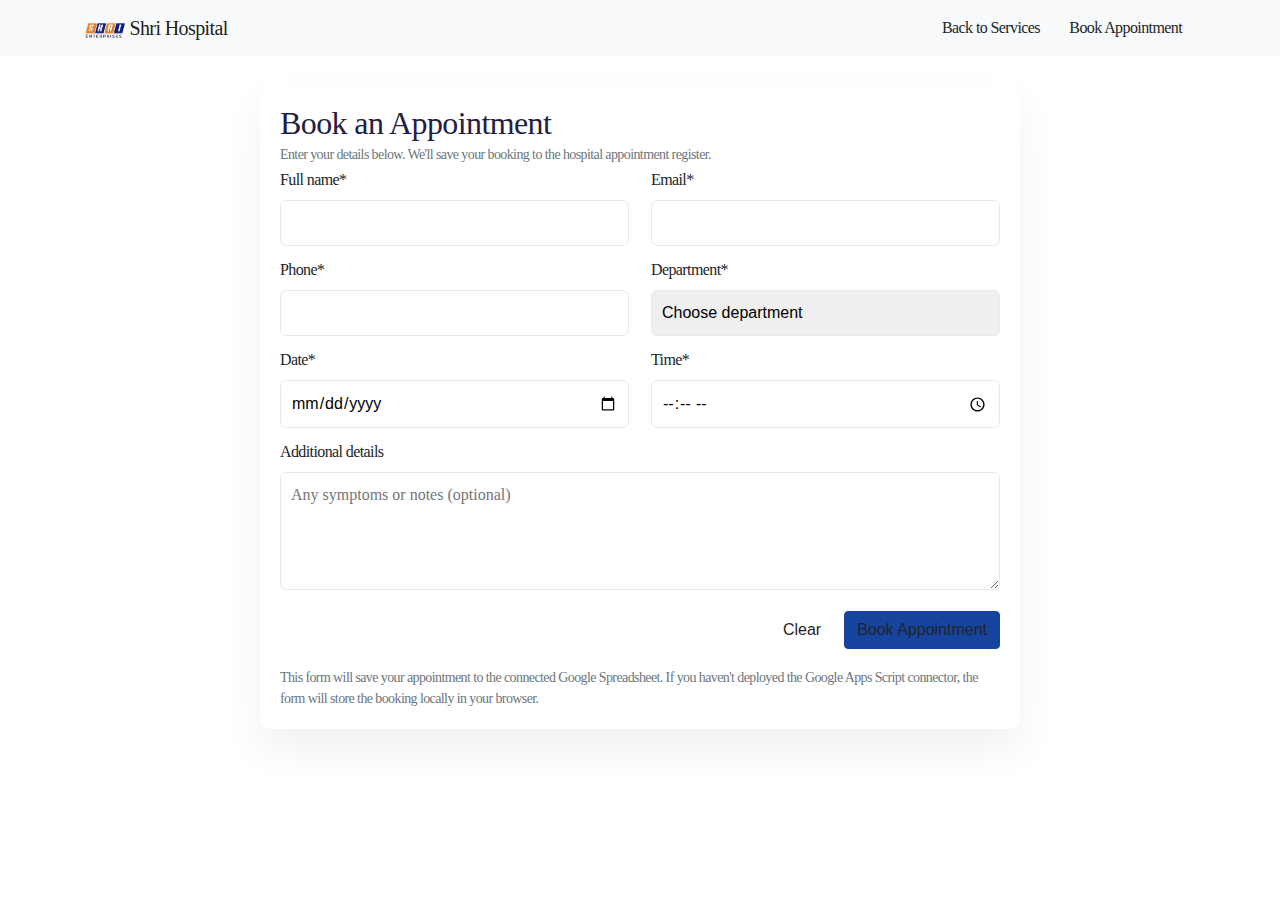
<file: appointment.html>
<!doctype html>
<html lang="en">
  <head>
    <meta charset="utf-8">
    <meta name="viewport" content="width=device-width, initial-scale=1">
    <title>Book Appointment - Shri Hospital</title>
    <link rel="stylesheet" href="assets/css/style-starter.css">
    <style>
      .container-small{max-width:760px;margin:28px auto;padding:20px;background:#fff;border-radius:10px;box-shadow:0 20px 40px rgba(0,0,0,0.06)}
      .input-sm{padding:10px;border-radius:6px;border:1px solid #e6eaef;width:100%}
      .form-row{display:flex;gap:12px}
      .form-row .col{flex:1}
      @media(max-width:600px){.form-row{flex-direction:column}}
      #appointToast{position:fixed;top:20px;right:20px;background:var(--primary,#007bff);color:#fff;padding:12px 16px;border-radius:8px;display:none;z-index:10000}
      .muted{color:#6c757d;font-size:14px}
    </style>
  </head>
  <body>

    <nav class="navbar navbar-light bg-light">
      <div class="container">
        <a class="navbar-brand" href="index.html"><img src="assets/images/award.png" width="40" alt="Shri Hospital"> Shri Hospital</a>
        <div>
          <a class="btn btn-outline" href="services.html">Back to Services</a>
          <a class="btn btn-outline" href="appointment.html">Book Appointment</a>
        </div>
      </div>
    </nav>

    <main class="container">
      <div class="container-small">
        <h2>Book an Appointment</h2>
        <p class="muted">Enter your details below. We'll save your booking to the hospital appointment register.</p>

        <form id="appointmentForm">
          <div class="form-row">
            <div class="col">
              <label for="name">Full name*</label>
              <input type="text" id="name" name="name" class="input-sm" required>
            </div>
            <div class="col">
              <label for="email">Email*</label>
              <input type="email" id="email" name="email" class="input-sm" required>
            </div>
          </div>

          <div style="height:12px"></div>

          <div class="form-row">
            <div class="col">
              <label for="phone">Phone*</label>
              <input type="tel" id="phone" name="phone" class="input-sm" required>
            </div>
            <div class="col">
              <label for="department">Department*</label>
              <select id="department" name="department" class="input-sm" required>
                <option value="">Choose department</option>
                <option>Cardiology</option>
                <option>Dentistry</option>
                <option>Orthopaedics</option>
                <option>General Surgery</option>
                <option>Urology</option>
              </select>
            </div>
          </div>

          <div style="height:12px"></div>

          <div class="form-row">
            <div class="col">
              <label for="date">Date*</label>
              <input type="date" id="date" name="date" class="input-sm" required>
            </div>
            <div class="col">
              <label for="time">Time*</label>
              <input type="time" id="time" name="time" class="input-sm" required>
            </div>
          </div>

          <div style="height:12px"></div>

          <div>
            <label for="message">Additional details</label>
            <textarea id="message" name="message" rows="4" class="input-sm" placeholder="Any symptoms or notes (optional)"></textarea>
          </div>

          <div style="height:14px"></div>

          <div style="display:flex;gap:10px;justify-content:flex-end">
            <button type="reset" class="btn btn-outline">Clear</button>
            <button type="submit" id="submitBtn" class="btn btn-primary">Book Appointment</button>
          </div>
        </form>

        <div style="height:18px"></div>
        <div class="muted">This form will save your appointment to the connected Google Spreadsheet. If you haven't deployed the Google Apps Script connector, the form will store the booking locally in your browser.</div>

      </div>
    </main>

    <div id="appointToast">Your appointment is booked successfully</div>

    <script>
    // Replace with your deployed Google Apps Script web app URL
    const WEB_APP_URL = 'https://script.google.com/macros/s/YOUR_DEPLOYED_WEB_APP_ID/exec';

    const form = document.getElementById('appointmentForm');
    const toast = document.getElementById('appointToast');

    function showToast(msg){ toast.textContent = msg || 'Your appointment is booked successfully'; toast.style.display = 'block'; toast.style.opacity = '1'; setTimeout(()=>{ toast.style.opacity='0'; setTimeout(()=>{ toast.style.display='none'; },400); },2500); }

    form.addEventListener('submit', function(e){
      e.preventDefault();
      const data = {
        name: document.getElementById('name').value.trim(),
        email: document.getElementById('email').value.trim(),
        phone: document.getElementById('phone').value.trim(),
        department: document.getElementById('department').value,
        date: document.getElementById('date').value,
        time: document.getElementById('time').value,
        message: document.getElementById('message').value.trim()
      };

      // Basic validation
      if(!data.name || !data.email || !data.phone || !data.department || !data.date || !data.time){
        alert('Please fill all required fields.');
        return;
      }

      // Try to send to Google Apps Script web app
      fetch(WEB_APP_URL, {
        method: 'POST',
        mode: 'cors',
        headers: { 'Content-Type': 'application/json' },
        body: JSON.stringify(data)
      }).then(res => res.json()).then(resJson => {
        // Always save locally so patients.html can display the booking for doctors
        try{ localFallbackSave(data); } catch(e){ console.warn('local save failed', e); }

        // trigger storage event for other tabs (some browsers do not fire it on same window)
        try{ localStorage.setItem('shri_appointments_last_update', new Date().toISOString()); }catch(e){}

        if(resJson && resJson.status === 'success'){
          showToast('Your appointment is booked successfully');
          form.reset();
          console.log('Saved to sheet', resJson);
        } else {
          // fallback (already saved locally)
          showToast('Saved locally — Apps Script did not return success');
        }
      }).catch(err => {
        // network or CORS error — fallback to local save
        console.warn('Could not post to web app', err);
        localFallbackSave(data);
        try{ localStorage.setItem('shri_appointments_last_update', new Date().toISOString()); }catch(e){}
        showToast('Saved locally (offline mode)');
      });
    });

    function localFallbackSave(data){
      try{
        const key = 'shri_appointments';
        const existing = JSON.parse(localStorage.getItem(key) || '[]');
        existing.push(Object.assign({savedAt:new Date().toISOString()}, data));
        localStorage.setItem(key, JSON.stringify(existing));
        console.log('Saved locally', data);
      }catch(e){ console.error('local save failed', e); }
    }
    </script>

  </body>
</html>
</file>
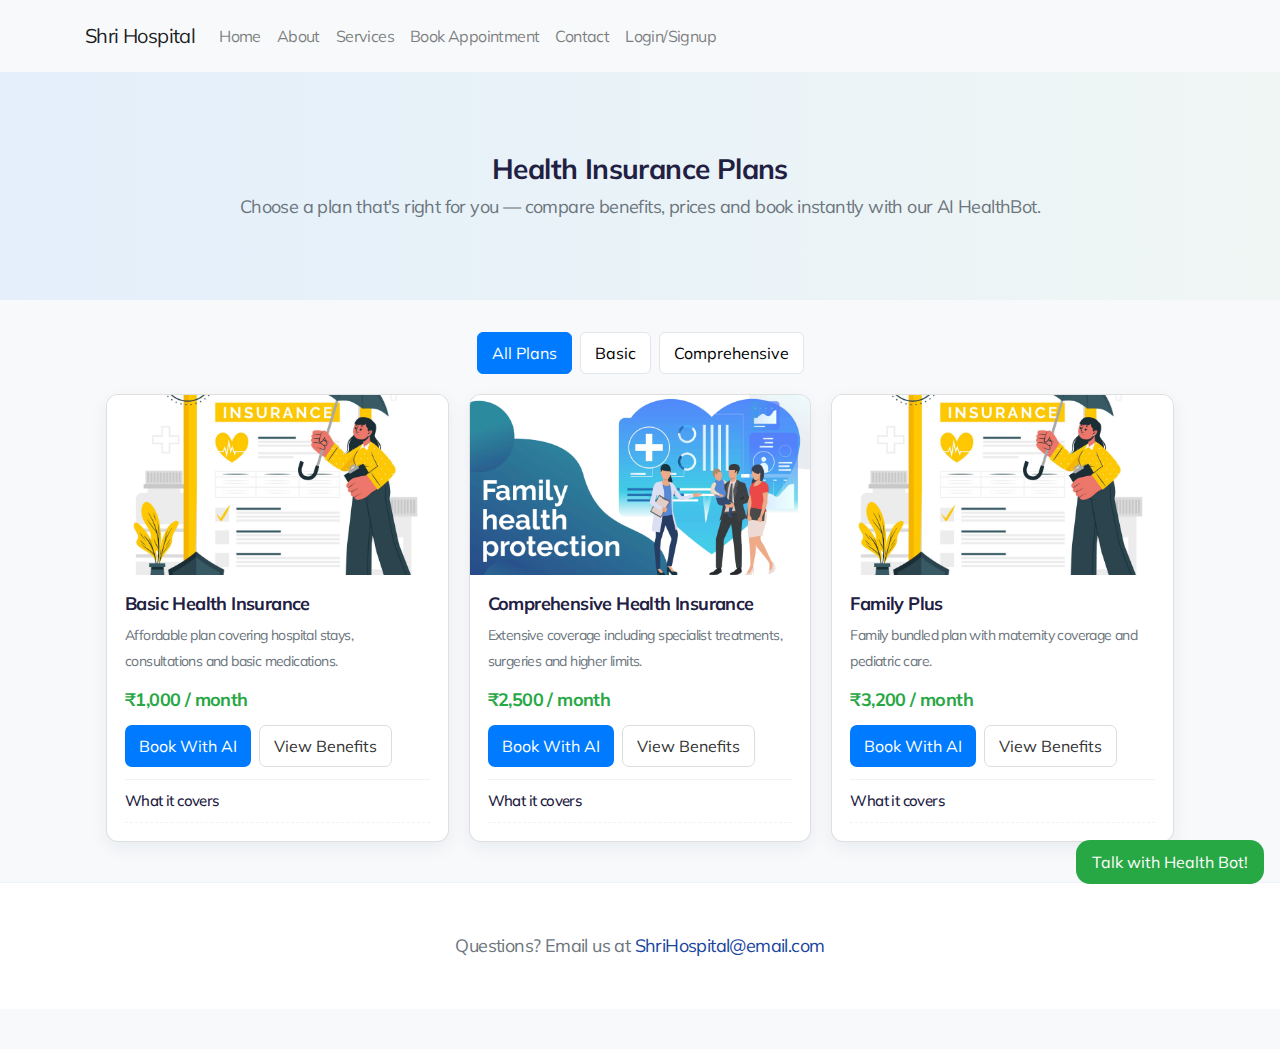
<file: healthinsurance.html>
<!DOCTYPE html>
<html lang="en">
<head>
    <meta charset="UTF-8">
    <meta name="viewport" content="width=device-width, initial-scale=1.0">
    <title>Shri Hospital - Health Insurance</title>
    <link href="https://fonts.googleapis.com/css?family=Muli:400,600,700&display=swap" rel="stylesheet">
    <link rel="stylesheet" href="assets/css/style-starter.css">
    <style>
        :root{
            --primary:#007bff;
            --accent:#28a745;
            --card-bg:#ffffff;
            --muted:#6c757d;
        }
        body{
            font-family: 'Muli', Arial, sans-serif;
            margin:0;
            padding:0;
            background:#f7f9fb;
            color:#222;
            -webkit-font-smoothing:antialiased;
        }
        .page-header{
            background:linear-gradient(90deg, rgba(0,123,255,0.08), rgba(40,167,69,0.04));
            padding:48px 16px;
            text-align:center;
        }
        .page-header h1{margin:0;font-size:28px;font-weight:700}
        .page-header p{margin:8px 0 0;color:var(--muted)}

        .container-narrow{max-width:1100px;margin:32px auto;padding:0 16px}

        .filters{display:flex;gap:8px;flex-wrap:wrap;justify-content:center;margin-bottom:20px}
        .filters button{border:1px solid #e2e6ea;background:#fff;padding:8px 14px;border-radius:6px;cursor:pointer}
        .filters button.active{background:var(--primary);color:#fff;border-color:var(--primary)}

        .insurance-grid{display:grid;grid-template-columns:repeat(3,1fr);gap:20px}
        .card{background:var(--card-bg);border-radius:12px;box-shadow:0 6px 18px rgba(21,35,50,0.06);overflow:hidden;transition:transform .22s,box-shadow .22s}
        .card:hover{transform:translateY(-6px);box-shadow:0 12px 30px rgba(21,35,50,0.10)}
        .card img{width:100%;height:180px;object-fit:cover}
        .card-body{padding:18px}
        .card-title{font-size:18px;font-weight:700;margin:0 0 8px}
        .card-desc{color:var(--muted);font-size:14px;margin-bottom:12px}
        .price{font-weight:700;color:var(--accent);font-size:18px;margin-bottom:12px}

        .cta-row{display:flex;gap:8px;flex-wrap:wrap}
        .btn{display:inline-block;padding:8px 14px;border-radius:7px;text-decoration:none;border:0;cursor:pointer}
        .btn-primary{background:var(--primary);color:#fff}
        .btn-outline{background:transparent;border:1px solid #ddd;color:#333}

        .accordion{border-top:1px solid #f1f3f5;margin-top:12px}
        .accordion-item{padding:12px 0;border-bottom:1px dashed #f1f3f5}
        .accordion-item h4{cursor:pointer;margin:0;font-size:15px}
        .accordion-content{max-height:0;overflow:hidden;transition:max-height .28s ease;padding-right:8px}
        .accordion-content.open{max-height:500px;padding-top:8px}

        /* Responsive */
        @media (max-width:1000px){.insurance-grid{grid-template-columns:repeat(2,1fr)}}
        @media (max-width:640px){
            .insurance-grid{grid-template-columns:1fr}
            .page-header{padding:28px 12px}
        }

        /* Modal for HealthBot booking */
        .modal-overlay{position:fixed;inset:0;background:rgba(0,0,0,0.5);display:none;align-items:center;justify-content:center;z-index:1200}
        .modal{background:#fff;width:95%;max-width:420px;border-radius:10px;overflow:hidden}
        .modal .modal-header{display:flex;justify-content:space-between;align-items:center;padding:10px 14px;border-bottom:1px solid #eee}
        .modal .modal-body{height:520px}
        .modal iframe{width:100%;height:100%;border:0}

        /* Floating chat bot button (keeps consistent look) */
        .chat-bot-button{position:fixed;bottom:16px;right:16px;background:var(--accent);color:#fff;border:none;padding:10px 16px;border-radius:14px;cursor:pointer;z-index:1300}
    </style>
</head>
<body>

<!-- Floating Chat Bot Button -->
<button class="chat-bot-button" id="openHealthBot">Talk with Health Bot!</button>

<!-- HealthBot Modal -->
<div id="botModal" class="modal-overlay" aria-hidden="true">
    <div class="modal" role="dialog" aria-modal="true" aria-labelledby="botTitle">
        <div class="modal-header">
            <h3 id="botTitle" style="margin:0;font-size:16px">Shri Hospital HealthBot</h3>
            <button id="closeBot" aria-label="Close" style="background:none;border:0;font-size:18px;cursor:pointer">&times;</button>
        </div>
        <div class="modal-body">
            <iframe src="https://healthcare-bot-4zh3cgtuvfxc6.azurewebsites.net/" allow="microphone; camera;"></iframe>
        </div>
    </div>
</div>

<nav class="navbar navbar-expand-md navbar-light py-3">
  <div class="container">
    <a class="navbar-brand" href="index.html">Shri Hospital</a>
    <button class="navbar-toggler" type="button" data-toggle="collapse" data-target="#navbarSupportedContent">
    </button>
    <div class="collapse navbar-collapse" id="navbarSupportedContent">
      <ul class="navbar-nav">
        <li class="nav-item"><a class="nav-link" href="index.html">Home</a></li>
        <li class="nav-item"><a class="nav-link" href="about.html">About</a></li>
        <li class="nav-item"><a class="nav-link" href="services.html">Services</a></li>
        <li class="nav-item"><a class="nav-link" href="appointment.html">Book Appointment</a></li>
        <li class="nav-item"><a class="nav-link" href="contact.html">Contact</a></li>
        <li class="nav-item"><a class="nav-link" href="login.html">Login/Signup</a></li>
      </ul>
    </div>
  </div>
</nav>

<section class="page-header">
    <div class="container-narrow">
        <h1>Health Insurance Plans</h1>
        <p>Choose a plan that's right for you — compare benefits, prices and book instantly with our AI HealthBot.</p>
    </div>
</section>

<main class="container-narrow">
    <div class="filters" role="tablist" aria-label="Filter insurance plans">
        <button class="filter-btn active" data-filter="all">All Plans</button>
        <button class="filter-btn" data-filter="basic">Basic</button>
        <button class="filter-btn" data-filter="comprehensive">Comprehensive</button>
    </div>

    <div class="insurance-grid" id="plansGrid">
        <div class="card" data-type="basic">
            <img src="assets/images/healthinsurancebasic.jpg" alt="Basic Health Insurance">
            <div class="card-body">
                <h3 class="card-title">Basic Health Insurance</h3>
                <p class="card-desc">Affordable plan covering hospital stays, consultations and basic medications.</p>
                <div class="price">₹1,000 / month</div>
                <div class="cta-row">
                    <button class="btn btn-primary book-btn">Book With AI</button>
                    <button class="btn btn-outline details-btn">View Benefits</button>
                </div>
                <div class="accordion">
                    <div class="accordion-item">
                        <h4 class="accordion-toggle">What it covers</h4>
                        <div class="accordion-content">
                            <ul>
                                <li>Hospitalization expenses</li>
                                <li>Doctor consultations</li>
                                <li>Basic diagnostic tests</li>
                            </ul>
                        </div>
                    </div>
                </div>
            </div>
        </div>

        <div class="card" data-type="comprehensive">
            <img src="assets/images/comprehensive.jpg" alt="Comprehensive Health Insurance">
            <div class="card-body">
                <h3 class="card-title">Comprehensive Health Insurance</h3>
                <p class="card-desc">Extensive coverage including specialist treatments, surgeries and higher limits.</p>
                <div class="price">₹2,500 / month</div>
                <div class="cta-row">
                    <button class="btn btn-primary book-btn">Book With AI</button>
                    <button class="btn btn-outline details-btn">View Benefits</button>
                </div>
                <div class="accordion">
                    <div class="accordion-item">
                        <h4 class="accordion-toggle">What it covers</h4>
                        <div class="accordion-content">
                            <ul>
                                <li>Specialist consultations & surgeries</li>
                                <li>Advanced diagnostics</li>
                                <li>Higher room and procedure limits</li>
                            </ul>
                        </div>
                    </div>
                </div>
            </div>
        </div>

        <div class="card" data-type="comprehensive">
            <img src="assets/images/healthinsurancebasic.jpg" alt="Family Plan">
            <div class="card-body">
                <h3 class="card-title">Family Plus</h3>
                <p class="card-desc">Family bundled plan with maternity coverage and pediatric care.</p>
                <div class="price">₹3,200 / month</div>
                <div class="cta-row">
                    <button class="btn btn-primary book-btn">Book With AI</button>
                    <button class="btn btn-outline details-btn">View Benefits</button>
                </div>
                <div class="accordion">
                    <div class="accordion-item">
                        <h4 class="accordion-toggle">What it covers</h4>
                        <div class="accordion-content">
                            <ul>
                                <li>Maternity & newborn care</li>
                                <li>Pediatric consultations</li>
                                <li>Family bundled discounts</li>
                            </ul>
                        </div>
                    </div>
                </div>
            </div>
        </div>

    </div>

</main>

<footer style="margin:40px 0;padding:18px 16px;background:#fff;border-top:1px solid #eef2f5;text-align:center">
    <div class="container-narrow">
        <p style="margin:0;color:var(--muted)">Questions? Email us at <a href="mailto:ShriHospital@email.com">ShriHospital@email.com</a></p>
    </div>
</footer>

<script>
    // Filter buttons
    document.querySelectorAll('.filter-btn').forEach(function(btn){
        btn.addEventListener('click', function(){
            document.querySelectorAll('.filter-btn').forEach(b=>b.classList.remove('active'));
            btn.classList.add('active');
            const filter = btn.getAttribute('data-filter');
            document.querySelectorAll('#plansGrid .card').forEach(function(card){
                if(filter==='all' || card.getAttribute('data-type')===filter){
                    card.style.display='block';
                } else { card.style.display='none'; }
            });
        });
    });

    // Accordion details toggle
    document.querySelectorAll('.accordion-toggle').forEach(function(t){
        t.addEventListener('click', function(){
            const content = t.nextElementSibling;
            const open = content.classList.toggle('open');
            if(open){ content.style.maxHeight = content.scrollHeight + 'px'; }
            else { content.style.maxHeight = null; }
        });
    });

    // HealthBot modal handling
    const modal = document.getElementById('botModal');
    const openBtns = document.querySelectorAll('.book-btn');
    const openHealthBot = document.getElementById('openHealthBot');
    const closeBot = document.getElementById('closeBot');

    function showBot(){ modal.style.display='flex'; modal.setAttribute('aria-hidden','false'); }
    function hideBot(){ modal.style.display='none'; modal.setAttribute('aria-hidden','true'); }

    openBtns.forEach(b=>b.addEventListener('click', function(){ showBot(); }));
    openHealthBot.addEventListener('click', showBot);
    closeBot.addEventListener('click', hideBot);
    modal.addEventListener('click', function(e){ if(e.target===modal) hideBot(); });

    // Ensure accordion content heights are reset on window resize
    window.addEventListener('resize', function(){
        document.querySelectorAll('.accordion-content.open').forEach(function(c){ c.style.maxHeight = c.scrollHeight + 'px'; });
    });
</script>

</body>
</html>
</file>
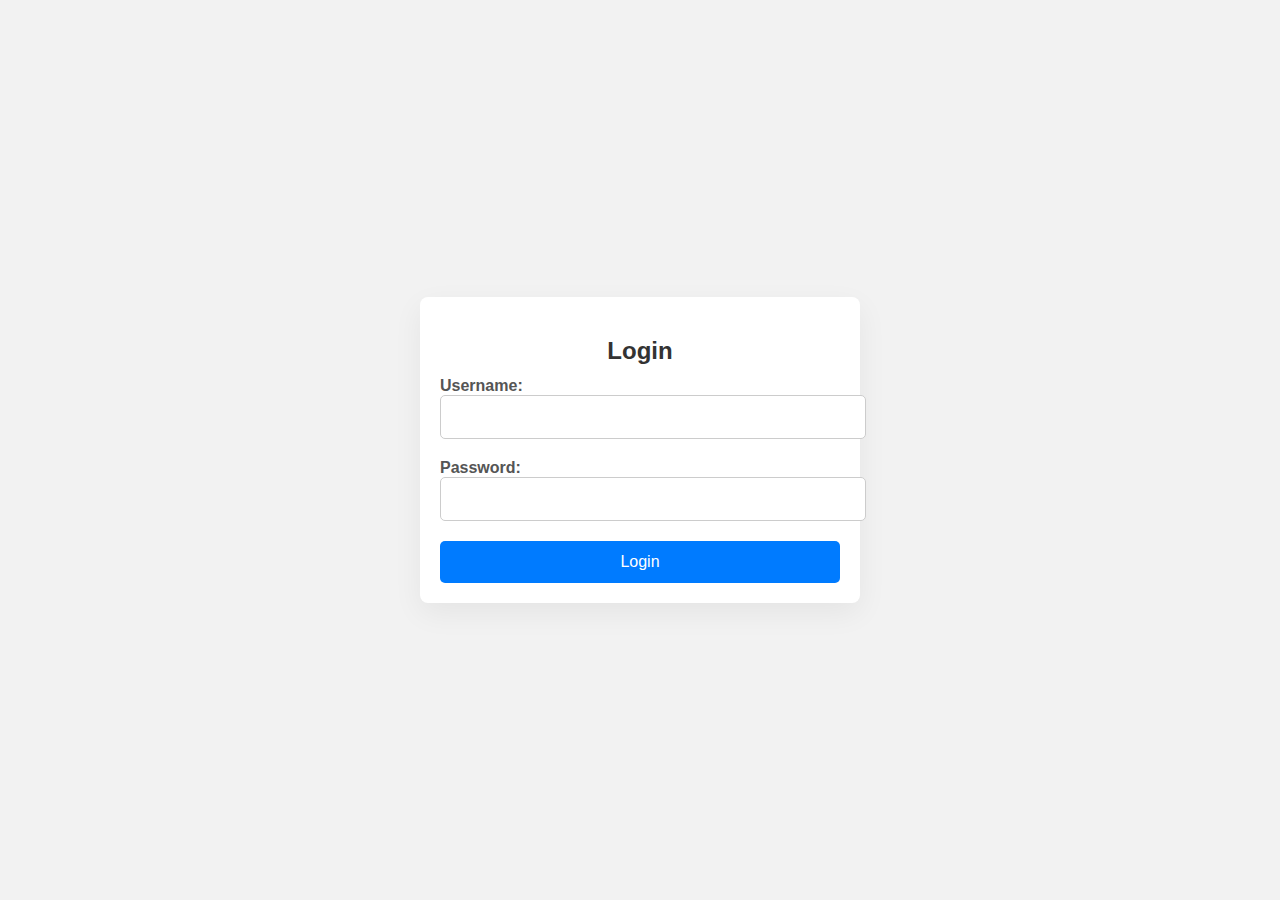
<file: login.html>
<!DOCTYPE html>
<html lang="en">
<head>
    <meta charset="UTF-8">
    <meta name="viewport" content="width=device-width, initial-scale=1.0">
    <title>Login Page</title>
    <link rel="stylesheet" href="assets/css/login.css">
</head>
<body>
    <div class="container" style="max-width:420px;margin:40px auto;padding:20px;background:#fff;border-radius:8px;box-shadow:0 10px 30px rgba(0,0,0,0.06)">
        <h2 style="text-align:center;margin-bottom:12px">Login</h2>
        <form id="loginForm">
            <div class="form-group">
                <label for="username">Username:</label>
                <input type="text" id="username" name="username" class="form-control" required>
            </div>
            <div class="form-group">
                <label for="password">Password:</label>
                <input type="password" id="password" name="password" class="form-control" required>
            </div>
            <button type="submit" class="btn btn-primary" style="width:100%;">Login</button>
        </form>
    </div>
    <script>
      document.getElementById('loginForm').addEventListener('submit', function(e){
        e.preventDefault();
        var user = document.getElementById('username').value.trim();
        var pass = document.getElementById('password').value.trim();
        if(!user || !pass){
          alert('Please enter username and password');
          return;
        }
        // Demo login: set logged-in flag then redirect to dashboard
        try{ localStorage.setItem('shri_logged_in', 'true'); }catch(e){}
        window.location.href = 'dashboard.html';
      });
    </script>
</body>
</html>
</file>
<file: assets/css/style-starter.css>
@charset "UTF-8";


:root {
  --blue: #007bff;
  --indigo: #6610f2;
  --purple: #6f42c1;
  --pink: #e83e8c;
  --red: #dc3545;
  --orange: #fd7e14;
  --yellow: #ffc107;
  --green: #28a745;
  --teal: #20c997;
  --cyan: #17a2b8;
  --white: 45deg, #ff7e5f, #feb47b, #ffea00, #8be48e, #1cd8d2;
  --gray: #6c757d;
  --gray-dark: #343a40;
  --primary: #17449e;
  --secondary: 45deg, #ff7e5f, #feb47b, #ffea00, #8be48e, #1cd8d2;
  --success: #28a745;
  --info: #17a2b8;
  --warning: #ffc107;
  --danger: #dc3545;
  --light: #f8f9fa;
  --dark: #343a40;
  --breakpoint-xs: 0;
  --breakpoint-sm: 576px;
  --breakpoint-md: 768px;
  --breakpoint-lg: 992px;
  --breakpoint-xl: 1200px;
  --font-family-sans-serif: -apple-system, BlinkMacSystemFont, "Segoe UI", Roboto, "Helvetica Neue", Arial, "Noto Sans", sans-serif, "Apple Color Emoji", "Segoe UI Emoji", "Segoe UI Symbol", "Noto Color Emoji";
  --font-family-monospace: SFMono-Regular, Menlo, Monaco, Consolas, "Liberation Mono", "Courier New", monospace; }

*,
*::before,
*::after {
  box-sizing: border-box; }

html {
  font-family: sans-serif;
  line-height: 1.15;
  -webkit-text-size-adjust: 100%;
  -webkit-tap-highlight-color: rgba(0, 0, 0, 0); }
/* Resetting default styles */
* {
    margin: 0;
    padding: 0;
    box-sizing: border-box;
}

/* Global styles */
body {
    font-family: Arial, sans-serif;
    line-height: 1.6;
    animation: gradientBackground 15s ease infinite;
}

/* Animation for background gradient */
@keyframes gradientBackground {
    0% {
        background-color: #ff7e5f; /* Reddish color */
    }
    25% {
        background-color: #feb47b; /* Orange color */
    }
    50% {
        background-color: #ffea00; /* Yellow color */
    }
    75% {
        background-color: #8be48e; /* Green color */
    }
    100% {
        background-color: #1cd8d2; /* Blue color */
    }
}

/* Header styles */
.header {
    height: 20px;
    width: 100%;
    background-color: rgba(255, 255, 255, 0.9);
    box-shadow: 0px 2px 4px rgba(0, 0, 0, 0.1);
    padding: 20px;
}

.logo {
	   height: 20px;
    font-size: 24px;
    font-weight: bold;
    color: #333;
    text-decoration: none;
}

.nav-menu {
	   height: 20px;
    list-style: none;
    margin: 0;
    padding: 0;
}

.nav-menu li {
	   height: 20px;
    display: inline-block;
    margin-right: 20px;
}

.nav-menu li:last-child {
	   height: 20px;
    margin-right: 0;
}

.nav-menu li a {
	   height: 20px;
    text-decoration: none;
    color: #333;
    font-weight: bold;
    padding: 10px 20px;
    border-radius: 5px;
    transition: background-color 0.3s ease;
}

.nav-menu li a:hover {
    background-color: #f1f1f1;
}

/* Main content styles */
.main-content {
    padding: 20px;
}

h1, h2, h3, h4, h5, h6 {
    color: #333;
    margin-bottom: 10px;
}

p {
    color: #666;
    margin-bottom: 15px;
}

/* Footer styles */
.footer {
    background-color: #333;
    color: 45deg, #ff7e5f, #feb47b, #ffea00, #8be48e, #1cd8d2;
    padding: 10px;
    text-align: center;
}

.footer p {
    margin-bottom: 10px;
}

.footer a {
    color: 45deg, #ff7e5f, #feb47b, #ffea00, #8be48e, #1cd8d2;
    text-decoration: none;
}

.footer a:hover {
    text-decoration: underline;
}

/* Responsive styles */
@media screen and (max-width: 768px) {
    .header {
        flex-direction: column;
        align-items: flex-start;
    }

    .nav-menu li {
        display: block;
        margin: 10px 0;
    }

    .nav-menu li:last-child {
        margin-bottom: 0;
    }
}

article, aside, figcaption, figure, footer, header, hgroup, main, nav, section {
  display: block; }

body {
  margin: 0;
  font-family: -apple-system, BlinkMacSystemFont, "Segoe UI", Roboto, "Helvetica Neue", Arial, "Noto Sans", sans-serif, "Apple Color Emoji", "Segoe UI Emoji", "Segoe UI Symbol", "Noto Color Emoji";
  font-size: 1rem;
  font-weight: 400;
  line-height: 1.5;
  color: #212529;
  text-align: left;
  background-color: 45deg, #ff7e5f, #feb47b, #ffea00, #8be48e, #1cd8d2; }

[tabindex="-1"]:focus:not(:focus-visible) {
  outline: 0 !important; }

hr {
  box-sizing: content-box;
  height: 0;
  overflow: visible; }

h1, h2, h3, h4, h5, h6 {
  margin-top: 0;
  margin-bottom: 0.5rem; }

p {
  margin-top: 0;
  margin-bottom: 1rem; }

abbr[title],
abbr[data-original-title] {
  text-decoration: underline;
  -webkit-text-decoration: underline dotted;
          text-decoration: underline dotted;
  cursor: help;
  border-bottom: 0;
  -webkit-text-decoration-skip-ink: none;
          text-decoration-skip-ink: none; }

address {
  margin-bottom: 1rem;
  font-style: normal;
  line-height: inherit; }

ol,
ul,
dl {
  margin-top: 0;
  margin-bottom: 1rem; }

ol ol,
ul ul,
ol ul,
ul ol {
  margin-bottom: 0; }

dt {
  font-weight: 700; }

dd {
  margin-bottom: .5rem;
  margin-left: 0; }

blockquote {
  margin: 0 0 1rem; }

b,
strong {
  font-weight: bolder; }

small {
  font-size: 80%; }

sub,
sup {
  position: relative;
  font-size: 75%;
  line-height: 0;
  vertical-align: baseline; }

sub {
  bottom: -.25em; }

sup {
  top: -.5em; }

a {
  color: #17449e;
  text-decoration: none;
  background-color: transparent; }
  a:hover {
    color: #0d275b;
    text-decoration: underline; }

a:not([href]) {
  color: inherit;
  text-decoration: none; }
  a:not([href]):hover {
    color: inherit;
    text-decoration: none; }

pre,
code,
kbd,
samp {
  font-family: SFMono-Regular, Menlo, Monaco, Consolas, "Liberation Mono", "Courier New", monospace;
  font-size: 1em; }

pre {
  margin-top: 0;
  margin-bottom: 1rem;
  overflow: auto; }

figure {
  margin: 0 0 1rem; }

img {
  vertical-align: middle;
  border-style: none; }

svg {
  overflow: hidden;
  vertical-align: middle; }

table {
  border-collapse: collapse; }

caption {
  padding-top: 0.75rem;
  padding-bottom: 0.75rem;
  color: #6c757d;
  text-align: left;
  caption-side: bottom; }

th {
  text-align: inherit; }

label {
  display: inline-block;
  margin-bottom: 0.5rem; }

button {
  border-radius: 0; }

button:focus {
  outline: 1px dotted;
  outline: 5px auto -webkit-focus-ring-color; }

input,
button,
select,
optgroup,
textarea {
  margin: 0;
  font-family: inherit;
  font-size: inherit;
  line-height: inherit; }

button,
input {
  overflow: visible; }

button,
select {
  text-transform: none; }

select {
  word-wrap: normal; }

button,
[type="button"],
[type="reset"],
[type="submit"] {
  -webkit-appearance: button; }

button:not(:disabled),
[type="button"]:not(:disabled),
[type="reset"]:not(:disabled),
[type="submit"]:not(:disabled) {
  cursor: pointer; }

button::-moz-focus-inner,
[type="button"]::-moz-focus-inner,
[type="reset"]::-moz-focus-inner,
[type="submit"]::-moz-focus-inner {
  padding: 0;
  border-style: none; }

input[type="radio"],
input[type="checkbox"] {
  box-sizing: border-box;
  padding: 0; }

input[type="date"],
input[type="time"],
input[type="datetime-local"],
input[type="month"] {
  -webkit-appearance: listbox; }

textarea {
  overflow: auto;
  resize: vertical; }

fieldset {
  min-width: 0;
  padding: 0;
  margin: 0;
  border: 0; }

legend {
  display: block;
  width: 100%;
  max-width: 100%;
  padding: 0;
  margin-bottom: .5rem;
  font-size: 1.5rem;
  line-height: inherit;
  color: inherit;
  white-space: normal; }
  @media (max-width: 1200px) {
    legend {
      font-size: calc(1.275rem + 0.3vw) ; } }

progress {
  vertical-align: baseline; }

[type="number"]::-webkit-inner-spin-button,
[type="number"]::-webkit-outer-spin-button {
  height: auto; }

[type="search"] {
  outline-offset: -2px;
  -webkit-appearance: none; }

[type="search"]::-webkit-search-decoration {
  -webkit-appearance: none; }

::-webkit-file-upload-button {
  font: inherit;
  -webkit-appearance: button; }

output {
  display: inline-block; }

summary {
  display: list-item;
  cursor: pointer; }

template {
  display: none; }

[hidden] {
  display: none !important; }

h1, h2, h3, h4, h5, h6,
.h1, .h2, .h3, .h4, .h5, .h6 {
  margin-bottom: 0.5rem;
  font-weight: 500;
  line-height: 1.2; }

h1, .h1 {
  font-size: 2.5rem; }
  @media (max-width: 1200px) {
    h1, .h1 {
      font-size: calc(1.375rem + 1.5vw) ; } }

h2, .h2 {
  font-size: 2rem; }
  @media (max-width: 1200px) {
    h2, .h2 {
      font-size: calc(1.325rem + 0.9vw) ; } }

h3, .h3 {
  font-size: 1.75rem; }
  @media (max-width: 1200px) {
    h3, .h3 {
      font-size: calc(1.3rem + 0.6vw) ; } }

h4, .h4 {
  font-size: 1.5rem; }
  @media (max-width: 1200px) {
    h4, .h4 {
      font-size: calc(1.275rem + 0.3vw) ; } }

h5, .h5 {
  font-size: 1.25rem; }

h6, .h6 {
  font-size: 1rem; }

.lead {
  font-size: 1.25rem;
  font-weight: 300; }

.display-1 {
  font-size: 6rem;
  font-weight: 300;
  line-height: 1.2; }
  @media (max-width: 1200px) {
    .display-1 {
      font-size: calc(1.725rem + 5.7vw) ; } }

.display-2 {
  font-size: 5.5rem;
  font-weight: 300;
  line-height: 1.2; }
  @media (max-width: 1200px) {
    .display-2 {
      font-size: calc(1.675rem + 5.1vw) ; } }

.display-3 {
  font-size: 4.5rem;
  font-weight: 300;
  line-height: 1.2; }
  @media (max-width: 1200px) {
    .display-3 {
      font-size: calc(1.575rem + 3.9vw) ; } }

.display-4 {
  font-size: 3.5rem;
  font-weight: 300;
  line-height: 1.2; }
  @media (max-width: 1200px) {
    .display-4 {
      font-size: calc(1.475rem + 2.7vw) ; } }

hr {
  margin-top: 1rem;
  margin-bottom: 1rem;
  border: 0;
  border-top: 1px solid rgba(0, 0, 0, 0.1); }

small,
.small {
  font-size: 80%;
  font-weight: 400; }

mark,
.mark {
  padding: 0.2em;
  background-color: #fcf8e3; }

.list-unstyled {
  padding-left: 0;
  list-style: none; }

.list-inline {
  padding-left: 0;
  list-style: none; }

.list-inline-item {
  display: inline-block; }
  .list-inline-item:not(:last-child) {
    margin-right: 0.5rem; }

.initialism {
  font-size: 90%;
  text-transform: uppercase; }

.blockquote {
  margin-bottom: 1rem;
  font-size: 1.25rem; }

.blockquote-footer {
  display: block;
  font-size: 80%;
  color: #6c757d; }
  .blockquote-footer::before {
    content: "\2014\00A0"; }

.img-fluid {
  max-width: 100%;
  height: auto; }

.img-thumbnail {
  padding: 0.25rem;
  background-color: 45deg, #ff7e5f, #feb47b, #ffea00, #8be48e, #1cd8d2;
  border: 1px solid #dee2e6;
  border-radius: 0.25rem;
  max-width: 100%;
  height: auto; }

.figure {
  display: inline-block; }

.figure-img {
  margin-bottom: 0.5rem;
  line-height: 1; }

.figure-caption {
  font-size: 90%;
  color: #6c757d; }

code {
  font-size: 87.5%;
  color: #e83e8c;
  word-wrap: break-word; }
  a > code {
    color: inherit; }

kbd {
  padding: 0.2rem 0.4rem;
  font-size: 87.5%;
  color: 45deg, #ff7e5f, #feb47b, #ffea00, #8be48e, #1cd8d2;
  background-color: #212529;
  border-radius: 0.2rem; }
  kbd kbd {
    padding: 0;
    font-size: 100%;
    font-weight: 700; }

pre {
  display: block;
  font-size: 87.5%;
  color: #212529; }
  pre code {
    font-size: inherit;
    color: inherit;
    word-break: normal; }

.pre-scrollable {
  max-height: 340px;
  overflow-y: scroll; }

.container {
  width: 100%;
  padding-right: 15px;
  padding-left: 15px;
  margin-right: auto;
  margin-left: auto; }
  @media (min-width: 576px) {
    .container {
      max-width: 540px; } }
  @media (min-width: 768px) {
    .container {
      max-width: 720px; } }
  @media (min-width: 992px) {
    .container {
      max-width: 960px; } }
  @media (min-width: 1200px) {
    .container {
      max-width: 1140px; } }

.container-fluid, .container-sm, .container-md, .container-lg, .container-xl {
  width: 100%;
  padding-right: 15px;
  padding-left: 15px;
  margin-right: auto;
  margin-left: auto; }

@media (min-width: 576px) {
  .container, .container-sm {
    max-width: 540px; } }

@media (min-width: 768px) {
  .container, .container-sm, .container-md {
    max-width: 720px; } }

@media (min-width: 992px) {
  .container, .container-sm, .container-md, .container-lg {
    max-width: 960px; } }

@media (min-width: 1200px) {
  .container, .container-sm, .container-md, .container-lg, .container-xl {
    max-width: 1140px; } }

.row {
  display: flex;
  flex-wrap: wrap;
  margin-right: -15px;
  margin-left: -15px; }

.no-gutters {
  margin-right: 0;
  margin-left: 0; }
  .no-gutters > .col,
  .no-gutters > [class*="col-"] {
    padding-right: 0;
    padding-left: 0; }

.col-1, .col-2, .col-3, .col-4, .col-5, .col-6, .col-7, .col-8, .col-9, .col-10, .col-11, .col-12, .col,
.col-auto, .col-sm-1, .col-sm-2, .col-sm-3, .col-sm-4, .col-sm-5, .col-sm-6, .col-sm-7, .col-sm-8, .col-sm-9, .col-sm-10, .col-sm-11, .col-sm-12, .col-sm,
.col-sm-auto, .col-md-1, .col-md-2, .col-md-3, .col-md-4, .col-md-5, .col-md-6, .col-md-7, .col-md-8, .col-md-9, .col-md-10, .col-md-11, .col-md-12, .col-md,
.col-md-auto, .col-lg-1, .col-lg-2, .col-lg-3, .col-lg-4, .col-lg-5, .col-lg-6, .col-lg-7, .col-lg-8, .col-lg-9, .col-lg-10, .col-lg-11, .col-lg-12, .col-lg,
.col-lg-auto, .col-xl-1, .col-xl-2, .col-xl-3, .col-xl-4, .col-xl-5, .col-xl-6, .col-xl-7, .col-xl-8, .col-xl-9, .col-xl-10, .col-xl-11, .col-xl-12, .col-xl,
.col-xl-auto {
  position: relative;
  width: 100%;
  padding-right: 15px;
  padding-left: 15px; }

.col {
  flex-basis: 0;
  flex-grow: 1;
  max-width: 100%; }

.row-cols-1 > * {
  flex: 0 0 100%;
  max-width: 100%; }

.row-cols-2 > * {
  flex: 0 0 50%;
  max-width: 50%; }

.row-cols-3 > * {
  flex: 0 0 33.33333%;
  max-width: 33.33333%; }

.row-cols-4 > * {
  flex: 0 0 25%;
  max-width: 25%; }

.row-cols-5 > * {
  flex: 0 0 20%;
  max-width: 20%; }

.row-cols-6 > * {
  flex: 0 0 16.66667%;
  max-width: 16.66667%; }

.col-auto {
  flex: 0 0 auto;
  width: auto;
  max-width: 100%; }

.col-1 {
  flex: 0 0 8.33333%;
  max-width: 8.33333%; }

.col-2 {
  flex: 0 0 16.66667%;
  max-width: 16.66667%; }

.col-3 {
  flex: 0 0 25%;
  max-width: 25%; }

.col-4 {
  flex: 0 0 33.33333%;
  max-width: 33.33333%; }

.col-5 {
  flex: 0 0 41.66667%;
  max-width: 41.66667%; }

.col-6 {
  flex: 0 0 50%;
  max-width: 50%; }

.col-7 {
  flex: 0 0 58.33333%;
  max-width: 58.33333%; }

.col-8 {
  flex: 0 0 66.66667%;
  max-width: 66.66667%; }

.col-9 {
  flex: 0 0 75%;
  max-width: 75%; }

.col-10 {
  flex: 0 0 83.33333%;
  max-width: 83.33333%; }

.col-11 {
  flex: 0 0 91.66667%;
  max-width: 91.66667%; }

.col-12 {
  flex: 0 0 100%;
  max-width: 100%; }

.order-first {
  order: -1; }

.order-last {
  order: 13; }

.order-0 {
  order: 0; }

.order-1 {
  order: 1; }

.order-2 {
  order: 2; }

.order-3 {
  order: 3; }

.order-4 {
  order: 4; }

.order-5 {
  order: 5; }

.order-6 {
  order: 6; }

.order-7 {
  order: 7; }

.order-8 {
  order: 8; }

.order-9 {
  order: 9; }

.order-10 {
  order: 10; }

.order-11 {
  order: 11; }

.order-12 {
  order: 12; }

.offset-1 {
  margin-left: 8.33333%; }

.offset-2 {
  margin-left: 16.66667%; }

.offset-3 {
  margin-left: 25%; }

.offset-4 {
  margin-left: 33.33333%; }

.offset-5 {
  margin-left: 41.66667%; }

.offset-6 {
  margin-left: 50%; }

.offset-7 {
  margin-left: 58.33333%; }

.offset-8 {
  margin-left: 66.66667%; }

.offset-9 {
  margin-left: 75%; }

.offset-10 {
  margin-left: 83.33333%; }

.offset-11 {
  margin-left: 91.66667%; }

@media (min-width: 576px) {
  .col-sm {
    flex-basis: 0;
    flex-grow: 1;
    max-width: 100%; }
  .row-cols-sm-1 > * {
    flex: 0 0 100%;
    max-width: 100%; }
  .row-cols-sm-2 > * {
    flex: 0 0 50%;
    max-width: 50%; }
  .row-cols-sm-3 > * {
    flex: 0 0 33.33333%;
    max-width: 33.33333%; }
  .row-cols-sm-4 > * {
    flex: 0 0 25%;
    max-width: 25%; }
  .row-cols-sm-5 > * {
    flex: 0 0 20%;
    max-width: 20%; }
  .row-cols-sm-6 > * {
    flex: 0 0 16.66667%;
    max-width: 16.66667%; }
  .col-sm-auto {
    flex: 0 0 auto;
    width: auto;
    max-width: 100%; }
  .col-sm-1 {
    flex: 0 0 8.33333%;
    max-width: 8.33333%; }
  .col-sm-2 {
    flex: 0 0 16.66667%;
    max-width: 16.66667%; }
  .col-sm-3 {
    flex: 0 0 25%;
    max-width: 25%; }
  .col-sm-4 {
    flex: 0 0 33.33333%;
    max-width: 33.33333%; }
  .col-sm-5 {
    flex: 0 0 41.66667%;
    max-width: 41.66667%; }
  .col-sm-6 {
    flex: 0 0 50%;
    max-width: 50%; }
  .col-sm-7 {
    flex: 0 0 58.33333%;
    max-width: 58.33333%; }
  .col-sm-8 {
    flex: 0 0 66.66667%;
    max-width: 66.66667%; }
  .col-sm-9 {
    flex: 0 0 75%;
    max-width: 75%; }
  .col-sm-10 {
    flex: 0 0 83.33333%;
    max-width: 83.33333%; }
  .col-sm-11 {
    flex: 0 0 91.66667%;
    max-width: 91.66667%; }
  .col-sm-12 {
    flex: 0 0 100%;
    max-width: 100%; }
  .order-sm-first {
    order: -1; }
  .order-sm-last {
    order: 13; }
  .order-sm-0 {
    order: 0; }
  .order-sm-1 {
    order: 1; }
  .order-sm-2 {
    order: 2; }
  .order-sm-3 {
    order: 3; }
  .order-sm-4 {
    order: 4; }
  .order-sm-5 {
    order: 5; }
  .order-sm-6 {
    order: 6; }
  .order-sm-7 {
    order: 7; }
  .order-sm-8 {
    order: 8; }
  .order-sm-9 {
    order: 9; }
  .order-sm-10 {
    order: 10; }
  .order-sm-11 {
    order: 11; }
  .order-sm-12 {
    order: 12; }
  .offset-sm-0 {
    margin-left: 0; }
  .offset-sm-1 {
    margin-left: 8.33333%; }
  .offset-sm-2 {
    margin-left: 16.66667%; }
  .offset-sm-3 {
    margin-left: 25%; }
  .offset-sm-4 {
    margin-left: 33.33333%; }
  .offset-sm-5 {
    margin-left: 41.66667%; }
  .offset-sm-6 {
    margin-left: 50%; }
  .offset-sm-7 {
    margin-left: 58.33333%; }
  .offset-sm-8 {
    margin-left: 66.66667%; }
  .offset-sm-9 {
    margin-left: 75%; }
  .offset-sm-10 {
    margin-left: 83.33333%; }
  .offset-sm-11 {
    margin-left: 91.66667%; } }

@media (min-width: 768px) {
  .col-md {
    flex-basis: 0;
    flex-grow: 1;
    max-width: 100%; }
  .row-cols-md-1 > * {
    flex: 0 0 100%;
    max-width: 100%; }
  .row-cols-md-2 > * {
    flex: 0 0 50%;
    max-width: 50%; }
  .row-cols-md-3 > * {
    flex: 0 0 33.33333%;
    max-width: 33.33333%; }
  .row-cols-md-4 > * {
    flex: 0 0 25%;
    max-width: 25%; }
  .row-cols-md-5 > * {
    flex: 0 0 20%;
    max-width: 20%; }
  .row-cols-md-6 > * {
    flex: 0 0 16.66667%;
    max-width: 16.66667%; }
  .col-md-auto {
    flex: 0 0 auto;
    width: auto;
    max-width: 100%; }
  .col-md-1 {
    flex: 0 0 8.33333%;
    max-width: 8.33333%; }
  .col-md-2 {
    flex: 0 0 16.66667%;
    max-width: 16.66667%; }
  .col-md-3 {
    flex: 0 0 25%;
    max-width: 25%; }
  .col-md-4 {
    flex: 0 0 33.33333%;
    max-width: 33.33333%; }
  .col-md-5 {
    flex: 0 0 41.66667%;
    max-width: 41.66667%; }
  .col-md-6 {
    flex: 0 0 50%;
    max-width: 50%; }
  .col-md-7 {
    flex: 0 0 58.33333%;
    max-width: 58.33333%; }
  .col-md-8 {
    flex: 0 0 66.66667%;
    max-width: 66.66667%; }
  .col-md-9 {
    flex: 0 0 75%;
    max-width: 75%; }
  .col-md-10 {
    flex: 0 0 83.33333%;
    max-width: 83.33333%; }
  .col-md-11 {
    flex: 0 0 91.66667%;
    max-width: 91.66667%; }
  .col-md-12 {
    flex: 0 0 100%;
    max-width: 100%; }
  .order-md-first {
    order: -1; }
  .order-md-last {
    order: 13; }
  .order-md-0 {
    order: 0; }
  .order-md-1 {
    order: 1; }
  .order-md-2 {
    order: 2; }
  .order-md-3 {
    order: 3; }
  .order-md-4 {
    order: 4; }
  .order-md-5 {
    order: 5; }
  .order-md-6 {
    order: 6; }
  .order-md-7 {
    order: 7; }
  .order-md-8 {
    order: 8; }
  .order-md-9 {
    order: 9; }
  .order-md-10 {
    order: 10; }
  .order-md-11 {
    order: 11; }
  .order-md-12 {
    order: 12; }
  .offset-md-0 {
    margin-left: 0; }
  .offset-md-1 {
    margin-left: 8.33333%; }
  .offset-md-2 {
    margin-left: 16.66667%; }
  .offset-md-3 {
    margin-left: 25%; }
  .offset-md-4 {
    margin-left: 33.33333%; }
  .offset-md-5 {
    margin-left: 41.66667%; }
  .offset-md-6 {
    margin-left: 50%; }
  .offset-md-7 {
    margin-left: 58.33333%; }
  .offset-md-8 {
    margin-left: 66.66667%; }
  .offset-md-9 {
    margin-left: 75%; }
  .offset-md-10 {
    margin-left: 83.33333%; }
  .offset-md-11 {
    margin-left: 91.66667%; } }

@media (min-width: 992px) {
  .col-lg {
    flex-basis: 0;
    flex-grow: 1;
    max-width: 100%; }
  .row-cols-lg-1 > * {
    flex: 0 0 100%;
    max-width: 100%; }
  .row-cols-lg-2 > * {
    flex: 0 0 50%;
    max-width: 50%; }
  .row-cols-lg-3 > * {
    flex: 0 0 33.33333%;
    max-width: 33.33333%; }
  .row-cols-lg-4 > * {
    flex: 0 0 25%;
    max-width: 25%; }
  .row-cols-lg-5 > * {
    flex: 0 0 20%;
    max-width: 20%; }
  .row-cols-lg-6 > * {
    flex: 0 0 16.66667%;
    max-width: 16.66667%; }
  .col-lg-auto {
    flex: 0 0 auto;
    width: auto;
    max-width: 100%; }
  .col-lg-1 {
    flex: 0 0 8.33333%;
    max-width: 8.33333%; }
  .col-lg-2 {
    flex: 0 0 16.66667%;
    max-width: 16.66667%; }
  .col-lg-3 {
    flex: 0 0 25%;
    max-width: 25%; }
  .col-lg-4 {
    flex: 0 0 33.33333%;
    max-width: 33.33333%; }
  .col-lg-5 {
    flex: 0 0 41.66667%;
    max-width: 41.66667%; }
  .col-lg-6 {
    flex: 0 0 50%;
    max-width: 50%; }
  .col-lg-7 {
    flex: 0 0 58.33333%;
    max-width: 58.33333%; }
  .col-lg-8 {
    flex: 0 0 66.66667%;
    max-width: 66.66667%; }
  .col-lg-9 {
    flex: 0 0 75%;
    max-width: 75%; }
  .col-lg-10 {
    flex: 0 0 83.33333%;
    max-width: 83.33333%; }
  .col-lg-11 {
    flex: 0 0 91.66667%;
    max-width: 91.66667%; }
  .col-lg-12 {
    flex: 0 0 100%;
    max-width: 100%; }
  .order-lg-first {
    order: -1; }
  .order-lg-last {
    order: 13; }
  .order-lg-0 {
    order: 0; }
  .order-lg-1 {
    order: 1; }
  .order-lg-2 {
    order: 2; }
  .order-lg-3 {
    order: 3; }
  .order-lg-4 {
    order: 4; }
  .order-lg-5 {
    order: 5; }
  .order-lg-6 {
    order: 6; }
  .order-lg-7 {
    order: 7; }
  .order-lg-8 {
    order: 8; }
  .order-lg-9 {
    order: 9; }
  .order-lg-10 {
    order: 10; }
  .order-lg-11 {
    order: 11; }
  .order-lg-12 {
    order: 12; }
  .offset-lg-0 {
    margin-left: 0; }
  .offset-lg-1 {
    margin-left: 8.33333%; }
  .offset-lg-2 {
    margin-left: 16.66667%; }
  .offset-lg-3 {
    margin-left: 25%; }
  .offset-lg-4 {
    margin-left: 33.33333%; }
  .offset-lg-5 {
    margin-left: 41.66667%; }
  .offset-lg-6 {
    margin-left: 50%; }
  .offset-lg-7 {
    margin-left: 58.33333%; }
  .offset-lg-8 {
    margin-left: 66.66667%; }
  .offset-lg-9 {
    margin-left: 75%; }
  .offset-lg-10 {
    margin-left: 83.33333%; }
  .offset-lg-11 {
    margin-left: 91.66667%; } }

@media (min-width: 1200px) {
  .col-xl {
    flex-basis: 0;
    flex-grow: 1;
    max-width: 100%; }
  .row-cols-xl-1 > * {
    flex: 0 0 100%;
    max-width: 100%; }
  .row-cols-xl-2 > * {
    flex: 0 0 50%;
    max-width: 50%; }
  .row-cols-xl-3 > * {
    flex: 0 0 33.33333%;
    max-width: 33.33333%; }
  .row-cols-xl-4 > * {
    flex: 0 0 25%;
    max-width: 25%; }
  .row-cols-xl-5 > * {
    flex: 0 0 20%;
    max-width: 20%; }
  .row-cols-xl-6 > * {
    flex: 0 0 16.66667%;
    max-width: 16.66667%; }
  .col-xl-auto {
    flex: 0 0 auto;
    width: auto;
    max-width: 100%; }
  .col-xl-1 {
    flex: 0 0 8.33333%;
    max-width: 8.33333%; }
  .col-xl-2 {
    flex: 0 0 16.66667%;
    max-width: 16.66667%; }
  .col-xl-3 {
    flex: 0 0 25%;
    max-width: 25%; }
  .col-xl-4 {
    flex: 0 0 33.33333%;
    max-width: 33.33333%; }
  .col-xl-5 {
    flex: 0 0 41.66667%;
    max-width: 41.66667%; }
  .col-xl-6 {
    flex: 0 0 50%;
    max-width: 50%; }
  .col-xl-7 {
    flex: 0 0 58.33333%;
    max-width: 58.33333%; }
  .col-xl-8 {
    flex: 0 0 66.66667%;
    max-width: 66.66667%; }
  .col-xl-9 {
    flex: 0 0 75%;
    max-width: 75%; }
  .col-xl-10 {
    flex: 0 0 83.33333%;
    max-width: 83.33333%; }
  .col-xl-11 {
    flex: 0 0 91.66667%;
    max-width: 91.66667%; }
  .col-xl-12 {
    flex: 0 0 100%;
    max-width: 100%; }
  .order-xl-first {
    order: -1; }
  .order-xl-last {
    order: 13; }
  .order-xl-0 {
    order: 0; }
  .order-xl-1 {
    order: 1; }
  .order-xl-2 {
    order: 2; }
  .order-xl-3 {
    order: 3; }
  .order-xl-4 {
    order: 4; }
  .order-xl-5 {
    order: 5; }
  .order-xl-6 {
    order: 6; }
  .order-xl-7 {
    order: 7; }
  .order-xl-8 {
    order: 8; }
  .order-xl-9 {
    order: 9; }
  .order-xl-10 {
    order: 10; }
  .order-xl-11 {
    order: 11; }
  .order-xl-12 {
    order: 12; }
  .offset-xl-0 {
    margin-left: 0; }
  .offset-xl-1 {
    margin-left: 8.33333%; }
  .offset-xl-2 {
    margin-left: 16.66667%; }
  .offset-xl-3 {
    margin-left: 25%; }
  .offset-xl-4 {
    margin-left: 33.33333%; }
  .offset-xl-5 {
    margin-left: 41.66667%; }
  .offset-xl-6 {
    margin-left: 50%; }
  .offset-xl-7 {
    margin-left: 58.33333%; }
  .offset-xl-8 {
    margin-left: 66.66667%; }
  .offset-xl-9 {
    margin-left: 75%; }
  .offset-xl-10 {
    margin-left: 83.33333%; }
  .offset-xl-11 {
    margin-left: 91.66667%; } }

.table {
  width: 100%;
  margin-bottom: 1rem;
  color: #212529; }
  .table th,
  .table td {
    padding: 0.75rem;
    vertical-align: top;
    border-top: 1px solid #dee2e6; }
  .table thead th {
    vertical-align: bottom;
    border-bottom: 2px solid #dee2e6; }
  .table tbody + tbody {
    border-top: 2px solid #dee2e6; }

.table-sm th,
.table-sm td {
  padding: 0.3rem; }

.table-bordered {
  border: 1px solid #dee2e6; }
  .table-bordered th,
  .table-bordered td {
    border: 1px solid #dee2e6; }
  .table-bordered thead th,
  .table-bordered thead td {
    border-bottom-width: 2px; }

.table-borderless th,
.table-borderless td,
.table-borderless thead th,
.table-borderless tbody + tbody {
  border: 0; }

.table-striped tbody tr:nth-of-type(odd) {
  background-color: rgba(0, 0, 0, 0.05); }

.table-hover tbody tr:hover {
  color: #212529;
  background-color: rgba(0, 0, 0, 0.075); }

.table-primary,
.table-primary > th,
.table-primary > td {
  background-color: #becbe4; }

.table-primary th,
.table-primary td,
.table-primary thead th,
.table-primary tbody + tbody {
  border-color: #869ecd; }

.table-hover .table-primary:hover {
  background-color: #acbddd; }
  .table-hover .table-primary:hover > td,
  .table-hover .table-primary:hover > th {
    background-color: #acbddd; }

.table-secondary,
.table-secondary > th,
.table-secondary > td {
  background-color: white; }

.table-secondary th,
.table-secondary td,
.table-secondary thead th,
.table-secondary tbody + tbody {
  border-color: white; }

.table-hover .table-secondary:hover {
  background-color: #f2f2f2; }
  .table-hover .table-secondary:hover > td,
  .table-hover .table-secondary:hover > th {
    background-color: #f2f2f2; }

.table-success,
.table-success > th,
.table-success > td {
  background-color: #c3e6cb; }

.table-success th,
.table-success td,
.table-success thead th,
.table-success tbody + tbody {
  border-color: #8fd19e; }

.table-hover .table-success:hover {
  background-color: #b1dfbb; }
  .table-hover .table-success:hover > td,
  .table-hover .table-success:hover > th {
    background-color: #b1dfbb; }

.table-info,
.table-info > th,
.table-info > td {
  background-color: #bee5eb; }

.table-info th,
.table-info td,
.table-info thead th,
.table-info tbody + tbody {
  border-color: #86cfda; }

.table-hover .table-info:hover {
  background-color: #abdde5; }
  .table-hover .table-info:hover > td,
  .table-hover .table-info:hover > th {
    background-color: #abdde5; }

.table-warning,
.table-warning > th,
.table-warning > td {
  background-color: #ffeeba; }

.table-warning th,
.table-warning td,
.table-warning thead th,
.table-warning tbody + tbody {
  border-color: #ffdf7e; }

.table-hover .table-warning:hover {
  background-color: #ffe8a1; }
  .table-hover .table-warning:hover > td,
  .table-hover .table-warning:hover > th {
    background-color: #ffe8a1; }

.table-danger,
.table-danger > th,
.table-danger > td {
  background-color: #f5c6cb; }

.table-danger th,
.table-danger td,
.table-danger thead th,
.table-danger tbody + tbody {
  border-color: #ed969e; }

.table-hover .table-danger:hover {
  background-color: #f1b0b7; }
  .table-hover .table-danger:hover > td,
  .table-hover .table-danger:hover > th {
    background-color: #f1b0b7; }

.table-light,
.table-light > th,
.table-light > td {
  background-color: #fdfdfe; }

.table-light th,
.table-light td,
.table-light thead th,
.table-light tbody + tbody {
  border-color: #fbfcfc; }

.table-hover .table-light:hover {
  background-color: #ececf6; }
  .table-hover .table-light:hover > td,
  .table-hover .table-light:hover > th {
    background-color: #ececf6; }

.table-dark,
.table-dark > th,
.table-dark > td {
  background-color: #c6c8ca; }

.table-dark th,
.table-dark td,
.table-dark thead th,
.table-dark tbody + tbody {
  border-color: #95999c; }

.table-hover .table-dark:hover {
  background-color: #b9bbbe; }
  .table-hover .table-dark:hover > td,
  .table-hover .table-dark:hover > th {
    background-color: #b9bbbe; }

.table-active,
.table-active > th,
.table-active > td {
  background-color: rgba(0, 0, 0, 0.075); }

.table-hover .table-active:hover {
  background-color: rgba(0, 0, 0, 0.075); }
  .table-hover .table-active:hover > td,
  .table-hover .table-active:hover > th {
    background-color: rgba(0, 0, 0, 0.075); }

.table .thead-dark th {
  color: 45deg, #ff7e5f, #feb47b, #ffea00, #8be48e, #1cd8d2;
  background-color: #343a40;
  border-color: #454d55; }

.table .thead-light th {
  color: #495057;
  background-color: #e9ecef;
  border-color: #dee2e6; }

.table-dark {
  color: 45deg, #ff7e5f, #feb47b, #ffea00, #8be48e, #1cd8d2;
  background-color: #343a40; }
  .table-dark th,
  .table-dark td,
  .table-dark thead th {
    border-color: #454d55; }
  .table-dark.table-bordered {
    border: 0; }
  .table-dark.table-striped tbody tr:nth-of-type(odd) {
    background-color: rgba(255, 255, 255, 0.05); }
  .table-dark.table-hover tbody tr:hover {
    color: 45deg, #ff7e5f, #feb47b, #ffea00, #8be48e, #1cd8d2;
    background-color: rgba(255, 255, 255, 0.075); }

@media (max-width: 575.98px) {
  .table-responsive-sm {
    display: block;
    width: 100%;
    overflow-x: auto;
    -webkit-overflow-scrolling: touch; }
    .table-responsive-sm > .table-bordered {
      border: 0; } }

@media (max-width: 767.98px) {
  .table-responsive-md {
    display: block;
    width: 100%;
    overflow-x: auto;
    -webkit-overflow-scrolling: touch; }
    .table-responsive-md > .table-bordered {
      border: 0; } }

@media (max-width: 991.98px) {
  .table-responsive-lg {
    display: block;
    width: 100%;
    overflow-x: auto;
    -webkit-overflow-scrolling: touch; }
    .table-responsive-lg > .table-bordered {
      border: 0; } }

@media (max-width: 1199.98px) {
  .table-responsive-xl {
    display: block;
    width: 100%;
    overflow-x: auto;
    -webkit-overflow-scrolling: touch; }
    .table-responsive-xl > .table-bordered {
      border: 0; } }

.table-responsive {
  display: block;
  width: 100%;
  overflow-x: auto;
  -webkit-overflow-scrolling: touch; }
  .table-responsive > .table-bordered {
    border: 0; }

.form-control {
  display: block;
  width: 100%;
  height: calc(1.5em + 0.75rem + 2px);
  padding: 0.375rem 0.75rem;
  font-size: 1rem;
  font-weight: 400;
  line-height: 1.5;
  color: #495057;
  background-color: 45deg, #ff7e5f, #feb47b, #ffea00, #8be48e, #1cd8d2;
  background-clip: padding-box;
  border: 1px solid #ced4da;
  border-radius: 0.25rem;
  transition: border-color 0.15s ease-in-out, box-shadow 0.15s ease-in-out; }
  @media (prefers-reduced-motion: reduce) {
    .form-control {
      transition: none; } }
  .form-control::-ms-expand {
    background-color: transparent;
    border: 0; }
  .form-control:-moz-focusring {
    color: transparent;
    text-shadow: 0 0 0 #495057; }
  .form-control:focus {
    color: #495057;
    background-color: 45deg, #ff7e5f, #feb47b, #ffea00, #8be48e, #1cd8d2;
    border-color: #4f81e5;
    outline: 0;
    box-shadow: 0 0 0 0.2rem rgba(23, 68, 158, 0.25); }
  .form-control::-webkit-input-placeholder {
    color: #6c757d;
    opacity: 1; }
  .form-control::-moz-placeholder {
    color: #6c757d;
    opacity: 1; }
  .form-control:-ms-input-placeholder {
    color: #6c757d;
    opacity: 1; }
  .form-control::-ms-input-placeholder {
    color: #6c757d;
    opacity: 1; }
  .form-control::placeholder {
    color: #6c757d;
    opacity: 1; }
  .form-control:disabled, .form-control[readonly] {
    background-color: #e9ecef;
    opacity: 1; }

select.form-control:focus::-ms-value {
  color: #495057;
  background-color: 45deg, #ff7e5f, #feb47b, #ffea00, #8be48e, #1cd8d2; }

.form-control-file,
.form-control-range {
  display: block;
  width: 100%; }

.col-form-label {
  padding-top: calc(0.375rem + 1px);
  padding-bottom: calc(0.375rem + 1px);
  margin-bottom: 0;
  font-size: inherit;
  line-height: 1.5; }

.col-form-label-lg {
  padding-top: calc(0.5rem + 1px);
  padding-bottom: calc(0.5rem + 1px);
  font-size: 1.25rem;
  line-height: 1.5; }

.col-form-label-sm {
  padding-top: calc(0.25rem + 1px);
  padding-bottom: calc(0.25rem + 1px);
  font-size: 0.875rem;
  line-height: 1.5; }

.form-control-plaintext {
  display: block;
  width: 100%;
  padding: 0.375rem 0;
  margin-bottom: 0;
  font-size: 1rem;
  line-height: 1.5;
  color: #212529;
  background-color: transparent;
  border: solid transparent;
  border-width: 1px 0; }
  .form-control-plaintext.form-control-sm, .form-control-plaintext.form-control-lg {
    padding-right: 0;
    padding-left: 0; }

.form-control-sm {
  height: calc(1.5em + 0.5rem + 2px);
  padding: 0.25rem 0.5rem;
  font-size: 0.875rem;
  line-height: 1.5;
  border-radius: 0.2rem; }

.form-control-lg {
  height: calc(1.5em + 1rem + 2px);
  padding: 0.5rem 1rem;
  font-size: 1.25rem;
  line-height: 1.5;
  border-radius: 0.3rem; }

select.form-control[size], select.form-control[multiple] {
  height: auto; }

textarea.form-control {
  height: auto; }

.form-group {
  margin-bottom: 1rem; }

.form-text {
  display: block;
  margin-top: 0.25rem; }

.form-row {
  display: flex;
  flex-wrap: wrap;
  margin-right: -5px;
  margin-left: -5px; }
  .form-row > .col,
  .form-row > [class*="col-"] {
    padding-right: 5px;
    padding-left: 5px; }

.form-check {
  position: relative;
  display: block;
  padding-left: 1.25rem; }

.form-check-input {
  position: absolute;
  margin-top: 0.3rem;
  margin-left: -1.25rem; }
  .form-check-input[disabled] ~ .form-check-label,
  .form-check-input:disabled ~ .form-check-label {
    color: #6c757d; }

.form-check-label {
  margin-bottom: 0; }

.form-check-inline {
  display: inline-flex;
  align-items: center;
  padding-left: 0;
  margin-right: 0.75rem; }
  .form-check-inline .form-check-input {
    position: static;
    margin-top: 0;
    margin-right: 0.3125rem;
    margin-left: 0; }

.valid-feedback {
  display: none;
  width: 100%;
  margin-top: 0.25rem;
  font-size: 80%;
  color: #28a745; }

.valid-tooltip {
  position: absolute;
  top: 100%;
  z-index: 5;
  display: none;
  max-width: 100%;
  padding: 0.25rem 0.5rem;
  margin-top: .1rem;
  font-size: 0.875rem;
  line-height: 1.5;
  color: 45deg, #ff7e5f, #feb47b, #ffea00, #8be48e, #1cd8d2;
  background-color: rgba(40, 167, 69, 0.9);
  border-radius: 0.25rem; }

.was-validated :valid ~ .valid-feedback,
.was-validated :valid ~ .valid-tooltip,
.is-valid ~ .valid-feedback,
.is-valid ~ .valid-tooltip {
  display: block; }

.was-validated .form-control:valid, .form-control.is-valid {
  border-color: #28a745;
  padding-right: calc(1.5em + 0.75rem);
  background-image: url("data:image/svg+xml,%3csvg xmlns='http://www.w3.org/2000/svg' width='8' height='8' viewBox='0 0 8 8'%3e%3cpath fill='%2328a745' d='M2.3 6.73L.6 4.53c-.4-1.04.46-1.4 1.1-.8l1.1 1.4 3.4-3.8c.6-.63 1.6-.27 1.2.7l-4 4.6c-.43.5-.8.4-1.1.1z'/%3e%3c/svg%3e");
  background-repeat: no-repeat;
  background-position: right calc(0.375em + 0.1875rem) center;
  background-size: calc(0.75em + 0.375rem) calc(0.75em + 0.375rem); }
  .was-validated .form-control:valid:focus, .form-control.is-valid:focus {
    border-color: #28a745;
    box-shadow: 0 0 0 0.2rem rgba(40, 167, 69, 0.25); }

.was-validated textarea.form-control:valid, textarea.form-control.is-valid {
  padding-right: calc(1.5em + 0.75rem);
  background-position: top calc(0.375em + 0.1875rem) right calc(0.375em + 0.1875rem); }

.was-validated .custom-select:valid, .custom-select.is-valid {
  border-color: #28a745;
  padding-right: calc(0.75em + 2.3125rem);
  background: url("data:image/svg+xml,%3csvg xmlns='http://www.w3.org/2000/svg' width='4' height='5' viewBox='0 0 4 5'%3e%3cpath fill='%23343a40' d='M2 0L0 2h4zm0 5L0 3h4z'/%3e%3c/svg%3e") no-repeat right 0.75rem center/8px 10px, url("data:image/svg+xml,%3csvg xmlns='http://www.w3.org/2000/svg' width='8' height='8' viewBox='0 0 8 8'%3e%3cpath fill='%2328a745' d='M2.3 6.73L.6 4.53c-.4-1.04.46-1.4 1.1-.8l1.1 1.4 3.4-3.8c.6-.63 1.6-.27 1.2.7l-4 4.6c-.43.5-.8.4-1.1.1z'/%3e%3c/svg%3e") 45deg, #ff7e5f, #feb47b, #ffea00, #8be48e, #1cd8d2 no-repeat center right 1.75rem/calc(0.75em + 0.375rem) calc(0.75em + 0.375rem); }
  .was-validated .custom-select:valid:focus, .custom-select.is-valid:focus {
    border-color: #28a745;
    box-shadow: 0 0 0 0.2rem rgba(40, 167, 69, 0.25); }

.was-validated .form-check-input:valid ~ .form-check-label, .form-check-input.is-valid ~ .form-check-label {
  color: #28a745; }

.was-validated .form-check-input:valid ~ .valid-feedback,
.was-validated .form-check-input:valid ~ .valid-tooltip, .form-check-input.is-valid ~ .valid-feedback,
.form-check-input.is-valid ~ .valid-tooltip {
  display: block; }

.was-validated .custom-control-input:valid ~ .custom-control-label, .custom-control-input.is-valid ~ .custom-control-label {
  color: #28a745; }
  .was-validated .custom-control-input:valid ~ .custom-control-label::before, .custom-control-input.is-valid ~ .custom-control-label::before {
    border-color: #28a745; }

.was-validated .custom-control-input:valid:checked ~ .custom-control-label::before, .custom-control-input.is-valid:checked ~ .custom-control-label::before {
  border-color: #34ce57;
  background-color: #34ce57; }

.was-validated .custom-control-input:valid:focus ~ .custom-control-label::before, .custom-control-input.is-valid:focus ~ .custom-control-label::before {
  box-shadow: 0 0 0 0.2rem rgba(40, 167, 69, 0.25); }

.was-validated .custom-control-input:valid:focus:not(:checked) ~ .custom-control-label::before, .custom-control-input.is-valid:focus:not(:checked) ~ .custom-control-label::before {
  border-color: #28a745; }

.was-validated .custom-file-input:valid ~ .custom-file-label, .custom-file-input.is-valid ~ .custom-file-label {
  border-color: #28a745; }

.was-validated .custom-file-input:valid:focus ~ .custom-file-label, .custom-file-input.is-valid:focus ~ .custom-file-label {
  border-color: #28a745;
  box-shadow: 0 0 0 0.2rem rgba(40, 167, 69, 0.25); }

.invalid-feedback {
  display: none;
  width: 100%;
  margin-top: 0.25rem;
  font-size: 80%;
  color: #dc3545; }

.invalid-tooltip {
  position: absolute;
  top: 100%;
  z-index: 5;
  display: none;
  max-width: 100%;
  padding: 0.25rem 0.5rem;
  margin-top: .1rem;
  font-size: 0.875rem;
  line-height: 1.5;
  color: 45deg, #ff7e5f, #feb47b, #ffea00, #8be48e, #1cd8d2;
  background-color: rgba(220, 53, 69, 0.9);
  border-radius: 0.25rem; }

.was-validated :invalid ~ .invalid-feedback,
.was-validated :invalid ~ .invalid-tooltip,
.is-invalid ~ .invalid-feedback,
.is-invalid ~ .invalid-tooltip {
  display: block; }

.was-validated .form-control:invalid, .form-control.is-invalid {
  border-color: #dc3545;
  padding-right: calc(1.5em + 0.75rem);
  background-image: url("data:image/svg+xml,%3csvg xmlns='http://www.w3.org/2000/svg' width='12' height='12' fill='none' stroke='%23dc3545' viewBox='0 0 12 12'%3e%3ccircle cx='6' cy='6' r='4.5'/%3e%3cpath stroke-linejoin='round' d='M5.8 3.6h.4L6 6.5z'/%3e%3ccircle cx='6' cy='8.2' r='.6' fill='%23dc3545' stroke='none'/%3e%3c/svg%3e");
  background-repeat: no-repeat;
  background-position: right calc(0.375em + 0.1875rem) center;
  background-size: calc(0.75em + 0.375rem) calc(0.75em + 0.375rem); }
  .was-validated .form-control:invalid:focus, .form-control.is-invalid:focus {
    border-color: #dc3545;
    box-shadow: 0 0 0 0.2rem rgba(220, 53, 69, 0.25); }

.was-validated textarea.form-control:invalid, textarea.form-control.is-invalid {
  padding-right: calc(1.5em + 0.75rem);
  background-position: top calc(0.375em + 0.1875rem) right calc(0.375em + 0.1875rem); }

.was-validated .custom-select:invalid, .custom-select.is-invalid {
  border-color: #dc3545;
  padding-right: calc(0.75em + 2.3125rem);
  background: url("data:image/svg+xml,%3csvg xmlns='http://www.w3.org/2000/svg' width='4' height='5' viewBox='0 0 4 5'%3e%3cpath fill='%23343a40' d='M2 0L0 2h4zm0 5L0 3h4z'/%3e%3c/svg%3e") no-repeat right 0.75rem center/8px 10px, url("data:image/svg+xml,%3csvg xmlns='http://www.w3.org/2000/svg' width='12' height='12' fill='none' stroke='%23dc3545' viewBox='0 0 12 12'%3e%3ccircle cx='6' cy='6' r='4.5'/%3e%3cpath stroke-linejoin='round' d='M5.8 3.6h.4L6 6.5z'/%3e%3ccircle cx='6' cy='8.2' r='.6' fill='%23dc3545' stroke='none'/%3e%3c/svg%3e") 45deg, #ff7e5f, #feb47b, #ffea00, #8be48e, #1cd8d2 no-repeat center right 1.75rem/calc(0.75em + 0.375rem) calc(0.75em + 0.375rem); }
  .was-validated .custom-select:invalid:focus, .custom-select.is-invalid:focus {
    border-color: #dc3545;
    box-shadow: 0 0 0 0.2rem rgba(220, 53, 69, 0.25); }

.was-validated .form-check-input:invalid ~ .form-check-label, .form-check-input.is-invalid ~ .form-check-label {
  color: #dc3545; }

.was-validated .form-check-input:invalid ~ .invalid-feedback,
.was-validated .form-check-input:invalid ~ .invalid-tooltip, .form-check-input.is-invalid ~ .invalid-feedback,
.form-check-input.is-invalid ~ .invalid-tooltip {
  display: block; }

.was-validated .custom-control-input:invalid ~ .custom-control-label, .custom-control-input.is-invalid ~ .custom-control-label {
  color: #dc3545; }
  .was-validated .custom-control-input:invalid ~ .custom-control-label::before, .custom-control-input.is-invalid ~ .custom-control-label::before {
    border-color: #dc3545; }

.was-validated .custom-control-input:invalid:checked ~ .custom-control-label::before, .custom-control-input.is-invalid:checked ~ .custom-control-label::before {
  border-color: #e4606d;
  background-color: #e4606d; }

.was-validated .custom-control-input:invalid:focus ~ .custom-control-label::before, .custom-control-input.is-invalid:focus ~ .custom-control-label::before {
  box-shadow: 0 0 0 0.2rem rgba(220, 53, 69, 0.25); }

.was-validated .custom-control-input:invalid:focus:not(:checked) ~ .custom-control-label::before, .custom-control-input.is-invalid:focus:not(:checked) ~ .custom-control-label::before {
  border-color: #dc3545; }

.was-validated .custom-file-input:invalid ~ .custom-file-label, .custom-file-input.is-invalid ~ .custom-file-label {
  border-color: #dc3545; }

.was-validated .custom-file-input:invalid:focus ~ .custom-file-label, .custom-file-input.is-invalid:focus ~ .custom-file-label {
  border-color: #dc3545;
  box-shadow: 0 0 0 0.2rem rgba(220, 53, 69, 0.25); }

.form-inline {
  display: flex;
  flex-flow: row wrap;
  align-items: center; }
  .form-inline .form-check {
    width: 100%; }
  @media (min-width: 576px) {
    .form-inline label {
      display: flex;
      align-items: center;
      justify-content: center;
      margin-bottom: 0; }
    .form-inline .form-group {
      display: flex;
      flex: 0 0 auto;
      flex-flow: row wrap;
      align-items: center;
      margin-bottom: 0; }
    .form-inline .form-control {
      display: inline-block;
      width: auto;
      vertical-align: middle; }
    .form-inline .form-control-plaintext {
      display: inline-block; }
    .form-inline .input-group,
    .form-inline .custom-select {
      width: auto; }
    .form-inline .form-check {
      display: flex;
      align-items: center;
      justify-content: center;
      width: auto;
      padding-left: 0; }
    .form-inline .form-check-input {
      position: relative;
      flex-shrink: 0;
      margin-top: 0;
      margin-right: 0.25rem;
      margin-left: 0; }
    .form-inline .custom-control {
      align-items: center;
      justify-content: center; }
    .form-inline .custom-control-label {
      margin-bottom: 0; } }

.btn {
  display: inline-block;
  font-weight: 400;
  color: #212529;
  text-align: center;
  vertical-align: middle;
  cursor: pointer;
  -webkit-user-select: none;
     -moz-user-select: none;
      -ms-user-select: none;
          user-select: none;
  background-color: transparent;
  border: 1px solid transparent;
  padding: 0.375rem 0.75rem;
  font-size: 1rem;
  line-height: 1.5;
  border-radius: 0.25rem;
  transition: color 0.15s ease-in-out, background-color 0.15s ease-in-out, border-color 0.15s ease-in-out, box-shadow 0.15s ease-in-out; }
  @media (prefers-reduced-motion: reduce) {
    .btn {
      transition: none; } }
  .btn:hover {
    color: #212529;
    text-decoration: none; }
  .btn:focus, .btn.focus {
    outline: 0;
    box-shadow: 0 0 0 0.2rem rgba(23, 68, 158, 0.25); }
  .btn.disabled, .btn:disabled {
    opacity: 0.65; }

a.btn.disabled,
fieldset:disabled a.btn {
  pointer-events: none; }

.btn-primary {
  color: 45deg, #ff7e5f, #feb47b, #ffea00, #8be48e, #1cd8d2;
  background-color: #17449e;
  border-color: #17449e; }
  .btn-primary:hover {
    color: 45deg, #ff7e5f, #feb47b, #ffea00, #8be48e, #1cd8d2;
    background-color: #12367d;
    border-color: #113171; }
  .btn-primary:focus, .btn-primary.focus {
    color: 45deg, #ff7e5f, #feb47b, #ffea00, #8be48e, #1cd8d2;
    background-color: #12367d;
    border-color: #113171;
    box-shadow: 0 0 0 0.2rem rgba(58, 96, 173, 0.5); }
  .btn-primary.disabled, .btn-primary:disabled {
    color: 45deg, #ff7e5f, #feb47b, #ffea00, #8be48e, #1cd8d2;
    background-color: #17449e;
    border-color: #17449e; }
  .btn-primary:not(:disabled):not(.disabled):active, .btn-primary:not(:disabled):not(.disabled).active,
  .show > .btn-primary.dropdown-toggle {
    color: 45deg, #ff7e5f, #feb47b, #ffea00, #8be48e, #1cd8d2;
    background-color: #113171;
    border-color: #0f2c66; }
    .btn-primary:not(:disabled):not(.disabled):active:focus, .btn-primary:not(:disabled):not(.disabled).active:focus,
    .show > .btn-primary.dropdown-toggle:focus {
      box-shadow: 0 0 0 0.2rem rgba(58, 96, 173, 0.5); }

.btn-secondary {
  color: #212529;
  background-color: 45deg, #ff7e5f, #feb47b, #ffea00, #8be48e, #1cd8d2;
  border-color: 45deg, #ff7e5f, #feb47b, #ffea00, #8be48e, #1cd8d2; }
  .btn-secondary:hover {
    color: #212529;
    background-color: #ececec;
    border-color: #e6e6e6; }
  .btn-secondary:focus, .btn-secondary.focus {
    color: #212529;
    background-color: #ececec;
    border-color: #e6e6e6;
    box-shadow: 0 0 0 0.2rem rgba(222, 222, 223, 0.5); }
  .btn-secondary.disabled, .btn-secondary:disabled {
    color: #212529;
    background-color: 45deg, #ff7e5f, #feb47b, #ffea00, #8be48e, #1cd8d2;
    border-color: 45deg, #ff7e5f, #feb47b, #ffea00, #8be48e, #1cd8d2; }
  .btn-secondary:not(:disabled):not(.disabled):active, .btn-secondary:not(:disabled):not(.disabled).active,
  .show > .btn-secondary.dropdown-toggle {
    color: #212529;
    background-color: #e6e6e6;
    border-color: #dfdfdf; }
    .btn-secondary:not(:disabled):not(.disabled):active:focus, .btn-secondary:not(:disabled):not(.disabled).active:focus,
    .show > .btn-secondary.dropdown-toggle:focus {
      box-shadow: 0 0 0 0.2rem rgba(222, 222, 223, 0.5); }

.btn-success {
  color: 45deg, #ff7e5f, #feb47b, #ffea00, #8be48e, #1cd8d2;
  background-color: #28a745;
  border-color: #28a745; }
  .btn-success:hover {
    color: 45deg, #ff7e5f, #feb47b, #ffea00, #8be48e, #1cd8d2;
    background-color: #218838;
    border-color: #1e7e34; }
  .btn-success:focus, .btn-success.focus {
    color: 45deg, #ff7e5f, #feb47b, #ffea00, #8be48e, #1cd8d2;
    background-color: #218838;
    border-color: #1e7e34;
    box-shadow: 0 0 0 0.2rem rgba(72, 180, 97, 0.5); }
  .btn-success.disabled, .btn-success:disabled {
    color: 45deg, #ff7e5f, #feb47b, #ffea00, #8be48e, #1cd8d2;
    background-color: #28a745;
    border-color: #28a745; }
  .btn-success:not(:disabled):not(.disabled):active, .btn-success:not(:disabled):not(.disabled).active,
  .show > .btn-success.dropdown-toggle {
    color: 45deg, #ff7e5f, #feb47b, #ffea00, #8be48e, #1cd8d2;
    background-color: #1e7e34;
    border-color: #1c7430; }
    .btn-success:not(:disabled):not(.disabled):active:focus, .btn-success:not(:disabled):not(.disabled).active:focus,
    .show > .btn-success.dropdown-toggle:focus {
      box-shadow: 0 0 0 0.2rem rgba(72, 180, 97, 0.5); }

.btn-info {
  color: 45deg, #ff7e5f, #feb47b, #ffea00, #8be48e, #1cd8d2;
  background-color: #17a2b8;
  border-color: #17a2b8; }
  .btn-info:hover {
    color: 45deg, #ff7e5f, #feb47b, #ffea00, #8be48e, #1cd8d2;
    background-color: #138496;
    border-color: #117a8b; }
  .btn-info:focus, .btn-info.focus {
    color: 45deg, #ff7e5f, #feb47b, #ffea00, #8be48e, #1cd8d2;
    background-color: #138496;
    border-color: #117a8b;
    box-shadow: 0 0 0 0.2rem rgba(58, 176, 195, 0.5); }
  .btn-info.disabled, .btn-info:disabled {
    color: 45deg, #ff7e5f, #feb47b, #ffea00, #8be48e, #1cd8d2;
    background-color: #17a2b8;
    border-color: #17a2b8; }
  .btn-info:not(:disabled):not(.disabled):active, .btn-info:not(:disabled):not(.disabled).active,
  .show > .btn-info.dropdown-toggle {
    color: 45deg, #ff7e5f, #feb47b, #ffea00, #8be48e, #1cd8d2;
    background-color: #117a8b;
    border-color: #10707f; }
    .btn-info:not(:disabled):not(.disabled):active:focus, .btn-info:not(:disabled):not(.disabled).active:focus,
    .show > .btn-info.dropdown-toggle:focus {
      box-shadow: 0 0 0 0.2rem rgba(58, 176, 195, 0.5); }

.btn-warning {
  color: #212529;
  background-color: #ffc107;
  border-color: #ffc107; }
  .btn-warning:hover {
    color: #212529;
    background-color: #e0a800;
    border-color: #d39e00; }
  .btn-warning:focus, .btn-warning.focus {
    color: #212529;
    background-color: #e0a800;
    border-color: #d39e00;
    box-shadow: 0 0 0 0.2rem rgba(222, 170, 12, 0.5); }
  .btn-warning.disabled, .btn-warning:disabled {
    color: #212529;
    background-color: #ffc107;
    border-color: #ffc107; }
  .btn-warning:not(:disabled):not(.disabled):active, .btn-warning:not(:disabled):not(.disabled).active,
  .show > .btn-warning.dropdown-toggle {
    color: #212529;
    background-color: #d39e00;
    border-color: #c69500; }
    .btn-warning:not(:disabled):not(.disabled):active:focus, .btn-warning:not(:disabled):not(.disabled).active:focus,
    .show > .btn-warning.dropdown-toggle:focus {
      box-shadow: 0 0 0 0.2rem rgba(222, 170, 12, 0.5); }

.btn-danger {
  color: 45deg, #ff7e5f, #feb47b, #ffea00, #8be48e, #1cd8d2;
  background-color: #dc3545;
  border-color: #dc3545; }
  .btn-danger:hover {
    color: 45deg, #ff7e5f, #feb47b, #ffea00, #8be48e, #1cd8d2;
    background-color: #c82333;
    border-color: #bd2130; }
  .btn-danger:focus, .btn-danger.focus {
    color: 45deg, #ff7e5f, #feb47b, #ffea00, #8be48e, #1cd8d2;
    background-color: #c82333;
    border-color: #bd2130;
    box-shadow: 0 0 0 0.2rem rgba(225, 83, 97, 0.5); }
  .btn-danger.disabled, .btn-danger:disabled {
    color: 45deg, #ff7e5f, #feb47b, #ffea00, #8be48e, #1cd8d2;
    background-color: #dc3545;
    border-color: #dc3545; }
  .btn-danger:not(:disabled):not(.disabled):active, .btn-danger:not(:disabled):not(.disabled).active,
  .show > .btn-danger.dropdown-toggle {
    color: 45deg, #ff7e5f, #feb47b, #ffea00, #8be48e, #1cd8d2;
    background-color: #bd2130;
    border-color: #b21f2d; }
    .btn-danger:not(:disabled):not(.disabled):active:focus, .btn-danger:not(:disabled):not(.disabled).active:focus,
    .show > .btn-danger.dropdown-toggle:focus {
      box-shadow: 0 0 0 0.2rem rgba(225, 83, 97, 0.5); }

.btn-light {
  color: #212529;
  background-color: #f8f9fa;
  border-color: #f8f9fa; }
  .btn-light:hover {
    color: #212529;
    background-color: #e2e6ea;
    border-color: #dae0e5; }
  .btn-light:focus, .btn-light.focus {
    color: #212529;
    background-color: #e2e6ea;
    border-color: #dae0e5;
    box-shadow: 0 0 0 0.2rem rgba(216, 217, 219, 0.5); }
  .btn-light.disabled, .btn-light:disabled {
    color: #212529;
    background-color: #f8f9fa;
    border-color: #f8f9fa; }
  .btn-light:not(:disabled):not(.disabled):active, .btn-light:not(:disabled):not(.disabled).active,
  .show > .btn-light.dropdown-toggle {
    color: #212529;
    background-color: #dae0e5;
    border-color: #d3d9df; }
    .btn-light:not(:disabled):not(.disabled):active:focus, .btn-light:not(:disabled):not(.disabled).active:focus,
    .show > .btn-light.dropdown-toggle:focus {
      box-shadow: 0 0 0 0.2rem rgba(216, 217, 219, 0.5); }

.btn-dark {
  color: 45deg, #ff7e5f, #feb47b, #ffea00, #8be48e, #1cd8d2;
  background-color: #343a40;
  border-color: #343a40; }
  .btn-dark:hover {
    color: 45deg, #ff7e5f, #feb47b, #ffea00, #8be48e, #1cd8d2;
    background-color: #23272b;
    border-color: #1d2124; }
  .btn-dark:focus, .btn-dark.focus {
    color: 45deg, #ff7e5f, #feb47b, #ffea00, #8be48e, #1cd8d2;
    background-color: #23272b;
    border-color: #1d2124;
    box-shadow: 0 0 0 0.2rem rgba(82, 88, 93, 0.5); }
  .btn-dark.disabled, .btn-dark:disabled {
    color: 45deg, #ff7e5f, #feb47b, #ffea00, #8be48e, #1cd8d2;
    background-color: #343a40;
    border-color: #343a40; }
  .btn-dark:not(:disabled):not(.disabled):active, .btn-dark:not(:disabled):not(.disabled).active,
  .show > .btn-dark.dropdown-toggle {
    color: 45deg, #ff7e5f, #feb47b, #ffea00, #8be48e, #1cd8d2;
    background-color: #1d2124;
    border-color: #171a1d; }
    .btn-dark:not(:disabled):not(.disabled):active:focus, .btn-dark:not(:disabled):not(.disabled).active:focus,
    .show > .btn-dark.dropdown-toggle:focus {
      box-shadow: 0 0 0 0.2rem rgba(82, 88, 93, 0.5); }

.btn-outline-primary {
  color: #17449e;
  border-color: #17449e; }
  .btn-outline-primary:hover {
    color: 45deg, #ff7e5f, #feb47b, #ffea00, #8be48e, #1cd8d2;
    background-color: #17449e;
    border-color: #17449e; }
  .btn-outline-primary:focus, .btn-outline-primary.focus {
    box-shadow: 0 0 0 0.2rem rgba(23, 68, 158, 0.5); }
  .btn-outline-primary.disabled, .btn-outline-primary:disabled {
    color: #17449e;
    background-color: transparent; }
  .btn-outline-primary:not(:disabled):not(.disabled):active, .btn-outline-primary:not(:disabled):not(.disabled).active,
  .show > .btn-outline-primary.dropdown-toggle {
    color: 45deg, #ff7e5f, #feb47b, #ffea00, #8be48e, #1cd8d2;
    background-color: #17449e;
    border-color: #17449e; }
    .btn-outline-primary:not(:disabled):not(.disabled):active:focus, .btn-outline-primary:not(:disabled):not(.disabled).active:focus,
    .show > .btn-outline-primary.dropdown-toggle:focus {
      box-shadow: 0 0 0 0.2rem rgba(23, 68, 158, 0.5); }

.btn-outline-secondary {
  color: 45deg, #ff7e5f, #feb47b, #ffea00, #8be48e, #1cd8d2;
  border-color: 45deg, #ff7e5f, #feb47b, #ffea00, #8be48e, #1cd8d2; }
  .btn-outline-secondary:hover {
    color: #212529;
    background-color: 45deg, #ff7e5f, #feb47b, #ffea00, #8be48e, #1cd8d2;
    border-color: 45deg, #ff7e5f, #feb47b, #ffea00, #8be48e, #1cd8d2; }
  .btn-outline-secondary:focus, .btn-outline-secondary.focus {
    box-shadow: 0 0 0 0.2rem rgba(255, 255, 255, 0.5); }
  .btn-outline-secondary.disabled, .btn-outline-secondary:disabled {
    color: 45deg, #ff7e5f, #feb47b, #ffea00, #8be48e, #1cd8d2;
    background-color: transparent; }
  .btn-outline-secondary:not(:disabled):not(.disabled):active, .btn-outline-secondary:not(:disabled):not(.disabled).active,
  .show > .btn-outline-secondary.dropdown-toggle {
    color: #212529;
    background-color: 45deg, #ff7e5f, #feb47b, #ffea00, #8be48e, #1cd8d2;
    border-color: 45deg, #ff7e5f, #feb47b, #ffea00, #8be48e, #1cd8d2; }
    .btn-outline-secondary:not(:disabled):not(.disabled):active:focus, .btn-outline-secondary:not(:disabled):not(.disabled).active:focus,
    .show > .btn-outline-secondary.dropdown-toggle:focus {
      box-shadow: 0 0 0 0.2rem rgba(255, 255, 255, 0.5); }

.btn-outline-success {
  color: #28a745;
  border-color: #28a745; }
  .btn-outline-success:hover {
    color: 45deg, #ff7e5f, #feb47b, #ffea00, #8be48e, #1cd8d2;
    background-color: #28a745;
    border-color: #28a745; }
  .btn-outline-success:focus, .btn-outline-success.focus {
    box-shadow: 0 0 0 0.2rem rgba(40, 167, 69, 0.5); }
  .btn-outline-success.disabled, .btn-outline-success:disabled {
    color: #28a745;
    background-color: transparent; }
  .btn-outline-success:not(:disabled):not(.disabled):active, .btn-outline-success:not(:disabled):not(.disabled).active,
  .show > .btn-outline-success.dropdown-toggle {
    color: 45deg, #ff7e5f, #feb47b, #ffea00, #8be48e, #1cd8d2;
    background-color: #28a745;
    border-color: #28a745; }
    .btn-outline-success:not(:disabled):not(.disabled):active:focus, .btn-outline-success:not(:disabled):not(.disabled).active:focus,
    .show > .btn-outline-success.dropdown-toggle:focus {
      box-shadow: 0 0 0 0.2rem rgba(40, 167, 69, 0.5); }

.btn-outline-info {
  color: #17a2b8;
  border-color: #17a2b8; }
  .btn-outline-info:hover {
    color: 45deg, #ff7e5f, #feb47b, #ffea00, #8be48e, #1cd8d2;
    background-color: #17a2b8;
    border-color: #17a2b8; }
  .btn-outline-info:focus, .btn-outline-info.focus {
    box-shadow: 0 0 0 0.2rem rgba(23, 162, 184, 0.5); }
  .btn-outline-info.disabled, .btn-outline-info:disabled {
    color: #17a2b8;
    background-color: transparent; }
  .btn-outline-info:not(:disabled):not(.disabled):active, .btn-outline-info:not(:disabled):not(.disabled).active,
  .show > .btn-outline-info.dropdown-toggle {
    color: 45deg, #ff7e5f, #feb47b, #ffea00, #8be48e, #1cd8d2;
    background-color: #17a2b8;
    border-color: #17a2b8; }
    .btn-outline-info:not(:disabled):not(.disabled):active:focus, .btn-outline-info:not(:disabled):not(.disabled).active:focus,
    .show > .btn-outline-info.dropdown-toggle:focus {
      box-shadow: 0 0 0 0.2rem rgba(23, 162, 184, 0.5); }

.btn-outline-warning {
  color: #ffc107;
  border-color: #ffc107; }
  .btn-outline-warning:hover {
    color: #212529;
    background-color: #ffc107;
    border-color: #ffc107; }
  .btn-outline-warning:focus, .btn-outline-warning.focus {
    box-shadow: 0 0 0 0.2rem rgba(255, 193, 7, 0.5); }
  .btn-outline-warning.disabled, .btn-outline-warning:disabled {
    color: #ffc107;
    background-color: transparent; }
  .btn-outline-warning:not(:disabled):not(.disabled):active, .btn-outline-warning:not(:disabled):not(.disabled).active,
  .show > .btn-outline-warning.dropdown-toggle {
    color: #212529;
    background-color: #ffc107;
    border-color: #ffc107; }
    .btn-outline-warning:not(:disabled):not(.disabled):active:focus, .btn-outline-warning:not(:disabled):not(.disabled).active:focus,
    .show > .btn-outline-warning.dropdown-toggle:focus {
      box-shadow: 0 0 0 0.2rem rgba(255, 193, 7, 0.5); }

.btn-outline-danger {
  color: #dc3545;
  border-color: #dc3545; }
  .btn-outline-danger:hover {
    color: 45deg, #ff7e5f, #feb47b, #ffea00, #8be48e, #1cd8d2;
    background-color: #dc3545;
    border-color: #dc3545; }
  .btn-outline-danger:focus, .btn-outline-danger.focus {
    box-shadow: 0 0 0 0.2rem rgba(220, 53, 69, 0.5); }
  .btn-outline-danger.disabled, .btn-outline-danger:disabled {
    color: #dc3545;
    background-color: transparent; }
  .btn-outline-danger:not(:disabled):not(.disabled):active, .btn-outline-danger:not(:disabled):not(.disabled).active,
  .show > .btn-outline-danger.dropdown-toggle {
    color: 45deg, #ff7e5f, #feb47b, #ffea00, #8be48e, #1cd8d2;
    background-color: #dc3545;
    border-color: #dc3545; }
    .btn-outline-danger:not(:disabled):not(.disabled):active:focus, .btn-outline-danger:not(:disabled):not(.disabled).active:focus,
    .show > .btn-outline-danger.dropdown-toggle:focus {
      box-shadow: 0 0 0 0.2rem rgba(220, 53, 69, 0.5); }

.btn-outline-light {
  color: #f8f9fa;
  border-color: #f8f9fa; }
  .btn-outline-light:hover {
    color: #212529;
    background-color: #f8f9fa;
    border-color: #f8f9fa; }
  .btn-outline-light:focus, .btn-outline-light.focus {
    box-shadow: 0 0 0 0.2rem rgba(248, 249, 250, 0.5); }
  .btn-outline-light.disabled, .btn-outline-light:disabled {
    color: #f8f9fa;
    background-color: transparent; }
  .btn-outline-light:not(:disabled):not(.disabled):active, .btn-outline-light:not(:disabled):not(.disabled).active,
  .show > .btn-outline-light.dropdown-toggle {
    color: #212529;
    background-color: #f8f9fa;
    border-color: #f8f9fa; }
    .btn-outline-light:not(:disabled):not(.disabled):active:focus, .btn-outline-light:not(:disabled):not(.disabled).active:focus,
    .show > .btn-outline-light.dropdown-toggle:focus {
      box-shadow: 0 0 0 0.2rem rgba(248, 249, 250, 0.5); }

.btn-outline-dark {
  color: #343a40;
  border-color: #343a40; }
  .btn-outline-dark:hover {
    color: 45deg, #ff7e5f, #feb47b, #ffea00, #8be48e, #1cd8d2;
    background-color: #343a40;
    border-color: #343a40; }
  .btn-outline-dark:focus, .btn-outline-dark.focus {
    box-shadow: 0 0 0 0.2rem rgba(52, 58, 64, 0.5); }
  .btn-outline-dark.disabled, .btn-outline-dark:disabled {
    color: #343a40;
    background-color: transparent; }
  .btn-outline-dark:not(:disabled):not(.disabled):active, .btn-outline-dark:not(:disabled):not(.disabled).active,
  .show > .btn-outline-dark.dropdown-toggle {
    color: 45deg, #ff7e5f, #feb47b, #ffea00, #8be48e, #1cd8d2;
    background-color: #343a40;
    border-color: #343a40; }
    .btn-outline-dark:not(:disabled):not(.disabled):active:focus, .btn-outline-dark:not(:disabled):not(.disabled).active:focus,
    .show > .btn-outline-dark.dropdown-toggle:focus {
      box-shadow: 0 0 0 0.2rem rgba(52, 58, 64, 0.5); }

.btn-link {
  font-weight: 400;
  color: #17449e;
  text-decoration: none; }
  .btn-link:hover {
    color: #0d275b;
    text-decoration: underline; }
  .btn-link:focus, .btn-link.focus {
    text-decoration: underline;
    box-shadow: none; }
  .btn-link:disabled, .btn-link.disabled {
    color: #6c757d;
    pointer-events: none; }

.btn-lg, .btn-group-lg > .btn {
  padding: 0.5rem 1rem;
  font-size: 1.25rem;
  line-height: 1.5;
  border-radius: 0.3rem; }

.btn-sm, .btn-group-sm > .btn {
  padding: 0.25rem 0.5rem;
  font-size: 0.875rem;
  line-height: 1.5;
  border-radius: 0.2rem; }

.btn-block {
  display: block;
  width: 100%; }
  .btn-block + .btn-block {
    margin-top: 0.5rem; }

input[type="submit"].btn-block,
input[type="reset"].btn-block,
input[type="button"].btn-block {
  width: 100%; }

.fade {
  transition: opacity 0.15s linear; }
  @media (prefers-reduced-motion: reduce) {
    .fade {
      transition: none; } }
  .fade:not(.show) {
    opacity: 0; }

.collapse:not(.show) {
  display: none; }

.collapsing {
  position: relative;
  height: 0;
  overflow: hidden;
  transition: height 0.35s ease; }
  @media (prefers-reduced-motion: reduce) {
    .collapsing {
      transition: none; } }

.dropup,
.dropright,
.dropdown,
.dropleft {
  position: relative; }

.dropdown-toggle {
  white-space: nowrap; }
  .dropdown-toggle::after {
    display: inline-block;
    margin-left: 0.255em;
    vertical-align: 0.255em;
    content: "";
    border-top: 0.3em solid;
    border-right: 0.3em solid transparent;
    border-bottom: 0;
    border-left: 0.3em solid transparent; }
  .dropdown-toggle:empty::after {
    margin-left: 0; }

.dropdown-menu {
  position: absolute;
  top: 100%;
  left: 0;
  z-index: 1000;
  display: none;
  float: left;
  min-width: 10rem;
  padding: 0.5rem 0;
  margin: 0.125rem 0 0;
  font-size: 1rem;
  color: #212529;
  text-align: left;
  list-style: none;
  background-color: 45deg, #ff7e5f, #feb47b, #ffea00, #8be48e, #1cd8d2;
  background-clip: padding-box;
  border: 1px solid rgba(0, 0, 0, 0.15);
  border-radius: 0.25rem; }

.dropdown-menu-left {
  right: auto;
  left: 0; }

.dropdown-menu-right {
  right: 0;
  left: auto; }

@media (min-width: 576px) {
  .dropdown-menu-sm-left {
    right: auto;
    left: 0; }
  .dropdown-menu-sm-right {
    right: 0;
    left: auto; } }

@media (min-width: 768px) {
  .dropdown-menu-md-left {
    right: auto;
    left: 0; }
  .dropdown-menu-md-right {
    right: 0;
    left: auto; } }

@media (min-width: 992px) {
  .dropdown-menu-lg-left {
    right: auto;
    left: 0; }
  .dropdown-menu-lg-right {
    right: 0;
    left: auto; } }

@media (min-width: 1200px) {
  .dropdown-menu-xl-left {
    right: auto;
    left: 0; }
  .dropdown-menu-xl-right {
    right: 0;
    left: auto; } }

.dropup .dropdown-menu {
  top: auto;
  bottom: 100%;
  margin-top: 0;
  margin-bottom: 0.125rem; }

.dropup .dropdown-toggle::after {
  display: inline-block;
  margin-left: 0.255em;
  vertical-align: 0.255em;
  content: "";
  border-top: 0;
  border-right: 0.3em solid transparent;
  border-bottom: 0.3em solid;
  border-left: 0.3em solid transparent; }

.dropup .dropdown-toggle:empty::after {
  margin-left: 0; }

.dropright .dropdown-menu {
  top: 0;
  right: auto;
  left: 100%;
  margin-top: 0;
  margin-left: 0.125rem; }

.dropright .dropdown-toggle::after {
  display: inline-block;
  margin-left: 0.255em;
  vertical-align: 0.255em;
  content: "";
  border-top: 0.3em solid transparent;
  border-right: 0;
  border-bottom: 0.3em solid transparent;
  border-left: 0.3em solid; }

.dropright .dropdown-toggle:empty::after {
  margin-left: 0; }

.dropright .dropdown-toggle::after {
  vertical-align: 0; }

.dropleft .dropdown-menu {
  top: 0;
  right: 100%;
  left: auto;
  margin-top: 0;
  margin-right: 0.125rem; }

.dropleft .dropdown-toggle::after {
  display: inline-block;
  margin-left: 0.255em;
  vertical-align: 0.255em;
  content: ""; }

.dropleft .dropdown-toggle::after {
  display: none; }

.dropleft .dropdown-toggle::before {
  display: inline-block;
  margin-right: 0.255em;
  vertical-align: 0.255em;
  content: "";
  border-top: 0.3em solid transparent;
  border-right: 0.3em solid;
  border-bottom: 0.3em solid transparent; }

.dropleft .dropdown-toggle:empty::after {
  margin-left: 0; }

.dropleft .dropdown-toggle::before {
  vertical-align: 0; }

.dropdown-menu[x-placement^="top"], .dropdown-menu[x-placement^="right"], .dropdown-menu[x-placement^="bottom"], .dropdown-menu[x-placement^="left"] {
  right: auto;
  bottom: auto; }

.dropdown-divider {
  height: 0;
  margin: 0.5rem 0;
  overflow: hidden;
  border-top: 1px solid #e9ecef; }

.dropdown-item {
  display: block;
  width: 100%;
  padding: 0.25rem 1.5rem;
  clear: both;
  font-weight: 400;
  color: #212529;
  text-align: inherit;
  white-space: nowrap;
  background-color: transparent;
  border: 0; }
  .dropdown-item:hover, .dropdown-item:focus {
    color: #16181b;
    text-decoration: none;
    background-color: #f8f9fa; }
  .dropdown-item.active, .dropdown-item:active {
    color: 45deg, #ff7e5f, #feb47b, #ffea00, #8be48e, #1cd8d2;
    text-decoration: none;
    background-color: #17449e; }
  .dropdown-item.disabled, .dropdown-item:disabled {
    color: #6c757d;
    pointer-events: none;
    background-color: transparent; }

.dropdown-menu.show {
  display: block; }

.dropdown-header {
  display: block;
  padding: 0.5rem 1.5rem;
  margin-bottom: 0;
  font-size: 0.875rem;
  color: #6c757d;
  white-space: nowrap; }

.dropdown-item-text {
  display: block;
  padding: 0.25rem 1.5rem;
  color: #212529; }

.btn-group,
.btn-group-vertical {
  position: relative;
  display: inline-flex;
  vertical-align: middle; }
  .btn-group > .btn,
  .btn-group-vertical > .btn {
    position: relative;
    flex: 1 1 auto; }
    .btn-group > .btn:hover,
    .btn-group-vertical > .btn:hover {
      z-index: 1; }
    .btn-group > .btn:focus, .btn-group > .btn:active, .btn-group > .btn.active,
    .btn-group-vertical > .btn:focus,
    .btn-group-vertical > .btn:active,
    .btn-group-vertical > .btn.active {
      z-index: 1; }

.btn-toolbar {
  display: flex;
  flex-wrap: wrap;
  justify-content: flex-start; }
  .btn-toolbar .input-group {
    width: auto; }

.btn-group > .btn:not(:first-child),
.btn-group > .btn-group:not(:first-child) {
  margin-left: -1px; }

.btn-group > .btn:not(:last-child):not(.dropdown-toggle),
.btn-group > .btn-group:not(:last-child) > .btn {
  border-top-right-radius: 0;
  border-bottom-right-radius: 0; }

.btn-group > .btn:not(:first-child),
.btn-group > .btn-group:not(:first-child) > .btn {
  border-top-left-radius: 0;
  border-bottom-left-radius: 0; }

.dropdown-toggle-split {
  padding-right: 0.5625rem;
  padding-left: 0.5625rem; }
  .dropdown-toggle-split::after,
  .dropup .dropdown-toggle-split::after,
  .dropright .dropdown-toggle-split::after {
    margin-left: 0; }
  .dropleft .dropdown-toggle-split::before {
    margin-right: 0; }

.btn-sm + .dropdown-toggle-split, .btn-group-sm > .btn + .dropdown-toggle-split {
  padding-right: 0.375rem;
  padding-left: 0.375rem; }

.btn-lg + .dropdown-toggle-split, .btn-group-lg > .btn + .dropdown-toggle-split {
  padding-right: 0.75rem;
  padding-left: 0.75rem; }

.btn-group-vertical {
  flex-direction: column;
  align-items: flex-start;
  justify-content: center; }
  .btn-group-vertical > .btn,
  .btn-group-vertical > .btn-group {
    width: 100%; }
  .btn-group-vertical > .btn:not(:first-child),
  .btn-group-vertical > .btn-group:not(:first-child) {
    margin-top: -1px; }
  .btn-group-vertical > .btn:not(:last-child):not(.dropdown-toggle),
  .btn-group-vertical > .btn-group:not(:last-child) > .btn {
    border-bottom-right-radius: 0;
    border-bottom-left-radius: 0; }
  .btn-group-vertical > .btn:not(:first-child),
  .btn-group-vertical > .btn-group:not(:first-child) > .btn {
    border-top-left-radius: 0;
    border-top-right-radius: 0; }

.btn-group-toggle > .btn,
.btn-group-toggle > .btn-group > .btn {
  margin-bottom: 0; }
  .btn-group-toggle > .btn input[type="radio"],
  .btn-group-toggle > .btn input[type="checkbox"],
  .btn-group-toggle > .btn-group > .btn input[type="radio"],
  .btn-group-toggle > .btn-group > .btn input[type="checkbox"] {
    position: absolute;
    clip: rect(0, 0, 0, 0);
    pointer-events: none; }

.input-group {
  position: relative;
  display: flex;
  flex-wrap: wrap;
  align-items: stretch;
  width: 100%; }
  .input-group > .form-control,
  .input-group > .form-control-plaintext,
  .input-group > .custom-select,
  .input-group > .custom-file {
    position: relative;
    flex: 1 1 0%;
    min-width: 0;
    margin-bottom: 0; }
    .input-group > .form-control + .form-control,
    .input-group > .form-control + .custom-select,
    .input-group > .form-control + .custom-file,
    .input-group > .form-control-plaintext + .form-control,
    .input-group > .form-control-plaintext + .custom-select,
    .input-group > .form-control-plaintext + .custom-file,
    .input-group > .custom-select + .form-control,
    .input-group > .custom-select + .custom-select,
    .input-group > .custom-select + .custom-file,
    .input-group > .custom-file + .form-control,
    .input-group > .custom-file + .custom-select,
    .input-group > .custom-file + .custom-file {
      margin-left: -1px; }
  .input-group > .form-control:focus,
  .input-group > .custom-select:focus,
  .input-group > .custom-file .custom-file-input:focus ~ .custom-file-label {
    z-index: 3; }
  .input-group > .custom-file .custom-file-input:focus {
    z-index: 4; }
  .input-group > .form-control:not(:last-child),
  .input-group > .custom-select:not(:last-child) {
    border-top-right-radius: 0;
    border-bottom-right-radius: 0; }
  .input-group > .form-control:not(:first-child),
  .input-group > .custom-select:not(:first-child) {
    border-top-left-radius: 0;
    border-bottom-left-radius: 0; }
  .input-group > .custom-file {
    display: flex;
    align-items: center; }
    .input-group > .custom-file:not(:last-child) .custom-file-label,
    .input-group > .custom-file:not(:last-child) .custom-file-label::after {
      border-top-right-radius: 0;
      border-bottom-right-radius: 0; }
    .input-group > .custom-file:not(:first-child) .custom-file-label {
      border-top-left-radius: 0;
      border-bottom-left-radius: 0; }

.input-group-prepend,
.input-group-append {
  display: flex; }
  .input-group-prepend .btn,
  .input-group-append .btn {
    position: relative;
    z-index: 2; }
    .input-group-prepend .btn:focus,
    .input-group-append .btn:focus {
      z-index: 3; }
  .input-group-prepend .btn + .btn,
  .input-group-prepend .btn + .input-group-text,
  .input-group-prepend .input-group-text + .input-group-text,
  .input-group-prepend .input-group-text + .btn,
  .input-group-append .btn + .btn,
  .input-group-append .btn + .input-group-text,
  .input-group-append .input-group-text + .input-group-text,
  .input-group-append .input-group-text + .btn {
    margin-left: -1px; }

.input-group-prepend {
  margin-right: -1px; }

.input-group-append {
  margin-left: -1px; }

.input-group-text {
  display: flex;
  align-items: center;
  padding: 0.375rem 0.75rem;
  margin-bottom: 0;
  font-size: 1rem;
  font-weight: 400;
  line-height: 1.5;
  color: #495057;
  text-align: center;
  white-space: nowrap;
  background-color: #e9ecef;
  border: 1px solid #ced4da;
  border-radius: 0.25rem; }
  .input-group-text input[type="radio"],
  .input-group-text input[type="checkbox"] {
    margin-top: 0; }

.input-group-lg > .form-control:not(textarea),
.input-group-lg > .custom-select {
  height: calc(1.5em + 1rem + 2px); }

.input-group-lg > .form-control,
.input-group-lg > .custom-select,
.input-group-lg > .input-group-prepend > .input-group-text,
.input-group-lg > .input-group-append > .input-group-text,
.input-group-lg > .input-group-prepend > .btn,
.input-group-lg > .input-group-append > .btn {
  padding: 0.5rem 1rem;
  font-size: 1.25rem;
  line-height: 1.5;
  border-radius: 0.3rem; }

.input-group-sm > .form-control:not(textarea),
.input-group-sm > .custom-select {
  height: calc(1.5em + 0.5rem + 2px); }

.input-group-sm > .form-control,
.input-group-sm > .custom-select,
.input-group-sm > .input-group-prepend > .input-group-text,
.input-group-sm > .input-group-append > .input-group-text,
.input-group-sm > .input-group-prepend > .btn,
.input-group-sm > .input-group-append > .btn {
  padding: 0.25rem 0.5rem;
  font-size: 0.875rem;
  line-height: 1.5;
  border-radius: 0.2rem; }

.input-group-lg > .custom-select,
.input-group-sm > .custom-select {
  padding-right: 1.75rem; }

.input-group > .input-group-prepend > .btn,
.input-group > .input-group-prepend > .input-group-text,
.input-group > .input-group-append:not(:last-child) > .btn,
.input-group > .input-group-append:not(:last-child) > .input-group-text,
.input-group > .input-group-append:last-child > .btn:not(:last-child):not(.dropdown-toggle),
.input-group > .input-group-append:last-child > .input-group-text:not(:last-child) {
  border-top-right-radius: 0;
  border-bottom-right-radius: 0; }

.input-group > .input-group-append > .btn,
.input-group > .input-group-append > .input-group-text,
.input-group > .input-group-prepend:not(:first-child) > .btn,
.input-group > .input-group-prepend:not(:first-child) > .input-group-text,
.input-group > .input-group-prepend:first-child > .btn:not(:first-child),
.input-group > .input-group-prepend:first-child > .input-group-text:not(:first-child) {
  border-top-left-radius: 0;
  border-bottom-left-radius: 0; }

.custom-control {
  position: relative;
  display: block;
  min-height: 1.5rem;
  padding-left: 1.5rem; }

.custom-control-inline {
  display: inline-flex;
  margin-right: 1rem; }

.custom-control-input {
  position: absolute;
  left: 0;
  z-index: -1;
  width: 1rem;
  height: 1.25rem;
  opacity: 0; }
  .custom-control-input:checked ~ .custom-control-label::before {
    color: 45deg, #ff7e5f, #feb47b, #ffea00, #8be48e, #1cd8d2;
    border-color: #17449e;
    background-color: #17449e; }
  .custom-control-input:focus ~ .custom-control-label::before {
    box-shadow: 0 0 0 0.2rem rgba(23, 68, 158, 0.25); }
  .custom-control-input:focus:not(:checked) ~ .custom-control-label::before {
    border-color: #4f81e5; }
  .custom-control-input:not(:disabled):active ~ .custom-control-label::before {
    color: 45deg, #ff7e5f, #feb47b, #ffea00, #8be48e, #1cd8d2;
    background-color: #7ca1ec;
    border-color: #7ca1ec; }
  .custom-control-input[disabled] ~ .custom-control-label, .custom-control-input:disabled ~ .custom-control-label {
    color: #6c757d; }
    .custom-control-input[disabled] ~ .custom-control-label::before, .custom-control-input:disabled ~ .custom-control-label::before {
      background-color: #e9ecef; }

.custom-control-label {
  position: relative;
  margin-bottom: 0;
  vertical-align: top; }
  .custom-control-label::before {
    position: absolute;
    top: 0.25rem;
    left: -1.5rem;
    display: block;
    width: 1rem;
    height: 1rem;
    pointer-events: none;
    content: "";
    background-color: 45deg, #ff7e5f, #feb47b, #ffea00, #8be48e, #1cd8d2;
    border: #adb5bd solid 1px; }
  .custom-control-label::after {
    position: absolute;
    top: 0.25rem;
    left: -1.5rem;
    display: block;
    width: 1rem;
    height: 1rem;
    content: "";
    background: no-repeat 50% / 50% 50%; }

.custom-checkbox .custom-control-label::before {
  border-radius: 0.25rem; }

.custom-checkbox .custom-control-input:checked ~ .custom-control-label::after {
  background-image: url("data:image/svg+xml,%3csvg xmlns='http://www.w3.org/2000/svg' width='8' height='8' viewBox='0 0 8 8'%3e%3cpath fill='%23fff' d='M6.564.75l-3.59 3.612-1.538-1.55L0 4.26l2.974 2.99L8 2.193z'/%3e%3c/svg%3e"); }

.custom-checkbox .custom-control-input:indeterminate ~ .custom-control-label::before {
  border-color: #17449e;
  background-color: #17449e; }

.custom-checkbox .custom-control-input:indeterminate ~ .custom-control-label::after {
  background-image: url("data:image/svg+xml,%3csvg xmlns='http://www.w3.org/2000/svg' width='4' height='4' viewBox='0 0 4 4'%3e%3cpath stroke='%23fff' d='M0 2h4'/%3e%3c/svg%3e"); }

.custom-checkbox .custom-control-input:disabled:checked ~ .custom-control-label::before {
  background-color: rgba(23, 68, 158, 0.5); }

.custom-checkbox .custom-control-input:disabled:indeterminate ~ .custom-control-label::before {
  background-color: rgba(23, 68, 158, 0.5); }

.custom-radio .custom-control-label::before {
  border-radius: 50%; }

.custom-radio .custom-control-input:checked ~ .custom-control-label::after {
  background-image: url("data:image/svg+xml,%3csvg xmlns='http://www.w3.org/2000/svg' width='12' height='12' viewBox='-4 -4 8 8'%3e%3ccircle r='3' fill='%23fff'/%3e%3c/svg%3e"); }

.custom-radio .custom-control-input:disabled:checked ~ .custom-control-label::before {
  background-color: rgba(23, 68, 158, 0.5); }

.custom-switch {
  padding-left: 2.25rem; }
  .custom-switch .custom-control-label::before {
    left: -2.25rem;
    width: 1.75rem;
    pointer-events: all;
    border-radius: 0.5rem; }
  .custom-switch .custom-control-label::after {
    top: calc(0.25rem + 2px);
    left: calc(-2.25rem + 2px);
    width: calc(1rem - 4px);
    height: calc(1rem - 4px);
    background-color: #adb5bd;
    border-radius: 0.5rem;
    transition: transform 0.15s ease-in-out, background-color 0.15s ease-in-out, border-color 0.15s ease-in-out, box-shadow 0.15s ease-in-out; }
    @media (prefers-reduced-motion: reduce) {
      .custom-switch .custom-control-label::after {
        transition: none; } }
  .custom-switch .custom-control-input:checked ~ .custom-control-label::after {
    background-color: 45deg, #ff7e5f, #feb47b, #ffea00, #8be48e, #1cd8d2;
    transform: translateX(0.75rem); }
  .custom-switch .custom-control-input:disabled:checked ~ .custom-control-label::before {
    background-color: rgba(23, 68, 158, 0.5); }

.custom-select {
  display: inline-block;
  width: 100%;
  height: calc(1.5em + 0.75rem + 2px);
  padding: 0.375rem 1.75rem 0.375rem 0.75rem;
  font-size: 1rem;
  font-weight: 400;
  line-height: 1.5;
  color: #495057;
  vertical-align: middle;
  background: 45deg, #ff7e5f, #feb47b, #ffea00, #8be48e, #1cd8d2 url("data:image/svg+xml,%3csvg xmlns='http://www.w3.org/2000/svg' width='4' height='5' viewBox='0 0 4 5'%3e%3cpath fill='%23343a40' d='M2 0L0 2h4zm0 5L0 3h4z'/%3e%3c/svg%3e") no-repeat right 0.75rem center/8px 10px;
  border: 1px solid #ced4da;
  border-radius: 0.25rem;
  -webkit-appearance: none;
     -moz-appearance: none;
          appearance: none; }
  .custom-select:focus {
    border-color: #4f81e5;
    outline: 0;
    box-shadow: 0 0 0 0.2rem rgba(23, 68, 158, 0.25); }
    .custom-select:focus::-ms-value {
      color: #495057;
      background-color: 45deg, #ff7e5f, #feb47b, #ffea00, #8be48e, #1cd8d2; }
  .custom-select[multiple], .custom-select[size]:not([size="1"]) {
    height: auto;
    padding-right: 0.75rem;
    background-image: none; }
  .custom-select:disabled {
    color: #6c757d;
    background-color: #e9ecef; }
  .custom-select::-ms-expand {
    display: none; }
  .custom-select:-moz-focusring {
    color: transparent;
    text-shadow: 0 0 0 #495057; }

.custom-select-sm {
  height: calc(1.5em + 0.5rem + 2px);
  padding-top: 0.25rem;
  padding-bottom: 0.25rem;
  padding-left: 0.5rem;
  font-size: 0.875rem; }

.custom-select-lg {
  height: calc(1.5em + 1rem + 2px);
  padding-top: 0.5rem;
  padding-bottom: 0.5rem;
  padding-left: 1rem;
  font-size: 1.25rem; }

.custom-file {
  position: relative;
  display: inline-block;
  width: 100%;
  height: calc(1.5em + 0.75rem + 2px);
  margin-bottom: 0; }

.custom-file-input {
  position: relative;
  z-index: 2;
  width: 100%;
  height: calc(1.5em + 0.75rem + 2px);
  margin: 0;
  opacity: 0; }
  .custom-file-input:focus ~ .custom-file-label {
    border-color: #4f81e5;
    box-shadow: 0 0 0 0.2rem rgba(23, 68, 158, 0.25); }
  .custom-file-input[disabled] ~ .custom-file-label,
  .custom-file-input:disabled ~ .custom-file-label {
    background-color: #e9ecef; }
  .custom-file-input:lang(en) ~ .custom-file-label::after {
    content: "Browse"; }
  .custom-file-input ~ .custom-file-label[data-browse]::after {
    content: attr(data-browse); }

.custom-file-label {
  position: absolute;
  top: 0;
  right: 0;
  left: 0;
  z-index: 1;
  height: calc(1.5em + 0.75rem + 2px);
  padding: 0.375rem 0.75rem;
  font-weight: 400;
  line-height: 1.5;
  color: #495057;
  background-color: 45deg, #ff7e5f, #feb47b, #ffea00, #8be48e, #1cd8d2;
  border: 1px solid #ced4da;
  border-radius: 0.25rem; }
  .custom-file-label::after {
    position: absolute;
    top: 0;
    right: 0;
    bottom: 0;
    z-index: 3;
    display: block;
    height: calc(1.5em + 0.75rem);
    padding: 0.375rem 0.75rem;
    line-height: 1.5;
    color: #495057;
    content: "Browse";
    background-color: #e9ecef;
    border-left: inherit;
    border-radius: 0 0.25rem 0.25rem 0; }

.custom-range {
  width: 100%;
  height: 1.4rem;
  padding: 0;
  background-color: transparent;
  -webkit-appearance: none;
     -moz-appearance: none;
          appearance: none; }
  .custom-range:focus {
    outline: none; }
    .custom-range:focus::-webkit-slider-thumb {
      box-shadow: 0 0 0 1px 45deg, #ff7e5f, #feb47b, #ffea00, #8be48e, #1cd8d2, 0 0 0 0.2rem rgba(23, 68, 158, 0.25); }
    .custom-range:focus::-moz-range-thumb {
      box-shadow: 0 0 0 1px 45deg, #ff7e5f, #feb47b, #ffea00, #8be48e, #1cd8d2, 0 0 0 0.2rem rgba(23, 68, 158, 0.25); }
    .custom-range:focus::-ms-thumb {
      box-shadow: 0 0 0 1px 45deg, #ff7e5f, #feb47b, #ffea00, #8be48e, #1cd8d2, 0 0 0 0.2rem rgba(23, 68, 158, 0.25); }
  .custom-range::-moz-focus-outer {
    border: 0; }
  .custom-range::-webkit-slider-thumb {
    width: 1rem;
    height: 1rem;
    margin-top: -0.25rem;
    background-color: #17449e;
    border: 0;
    border-radius: 1rem;
    transition: background-color 0.15s ease-in-out, border-color 0.15s ease-in-out, box-shadow 0.15s ease-in-out;
    -webkit-appearance: none;
            appearance: none; }
    @media (prefers-reduced-motion: reduce) {
      .custom-range::-webkit-slider-thumb {
        transition: none; } }
    .custom-range::-webkit-slider-thumb:active {
      background-color: #7ca1ec; }
  .custom-range::-webkit-slider-runnable-track {
    width: 100%;
    height: 0.5rem;
    color: transparent;
    cursor: pointer;
    background-color: #dee2e6;
    border-color: transparent;
    border-radius: 1rem; }
  .custom-range::-moz-range-thumb {
    width: 1rem;
    height: 1rem;
    background-color: #17449e;
    border: 0;
    border-radius: 1rem;
    transition: background-color 0.15s ease-in-out, border-color 0.15s ease-in-out, box-shadow 0.15s ease-in-out;
    -moz-appearance: none;
         appearance: none; }
    @media (prefers-reduced-motion: reduce) {
      .custom-range::-moz-range-thumb {
        transition: none; } }
    .custom-range::-moz-range-thumb:active {
      background-color: #7ca1ec; }
  .custom-range::-moz-range-track {
    width: 100%;
    height: 0.5rem;
    color: transparent;
    cursor: pointer;
    background-color: #dee2e6;
    border-color: transparent;
    border-radius: 1rem; }
  .custom-range::-ms-thumb {
    width: 1rem;
    height: 1rem;
    margin-top: 0;
    margin-right: 0.2rem;
    margin-left: 0.2rem;
    background-color: #17449e;
    border: 0;
    border-radius: 1rem;
    transition: background-color 0.15s ease-in-out, border-color 0.15s ease-in-out, box-shadow 0.15s ease-in-out;
    appearance: none; }
    @media (prefers-reduced-motion: reduce) {
      .custom-range::-ms-thumb {
        transition: none; } }
    .custom-range::-ms-thumb:active {
      background-color: #7ca1ec; }
  .custom-range::-ms-track {
    width: 100%;
    height: 0.5rem;
    color: transparent;
    cursor: pointer;
    background-color: transparent;
    border-color: transparent;
    border-width: 0.5rem; }
  .custom-range::-ms-fill-lower {
    background-color: #dee2e6;
    border-radius: 1rem; }
  .custom-range::-ms-fill-upper {
    margin-right: 15px;
    background-color: #dee2e6;
    border-radius: 1rem; }
  .custom-range:disabled::-webkit-slider-thumb {
    background-color: #adb5bd; }
  .custom-range:disabled::-webkit-slider-runnable-track {
    cursor: default; }
  .custom-range:disabled::-moz-range-thumb {
    background-color: #adb5bd; }
  .custom-range:disabled::-moz-range-track {
    cursor: default; }
  .custom-range:disabled::-ms-thumb {
    background-color: #adb5bd; }

.custom-control-label::before,
.custom-file-label,
.custom-select {
  transition: background-color 0.15s ease-in-out, border-color 0.15s ease-in-out, box-shadow 0.15s ease-in-out; }
  @media (prefers-reduced-motion: reduce) {
    .custom-control-label::before,
    .custom-file-label,
    .custom-select {
      transition: none; } }

.nav {
  display: flex;
  flex-wrap: wrap;
  padding-left: 0;
  margin-bottom: 0;
  list-style: none; }

.nav-link {
  display: block;
  padding: 0.5rem 1rem; }
  .nav-link:hover, .nav-link:focus {
    text-decoration: none; }
  .nav-link.disabled {
    color: #6c757d;
    pointer-events: none;
    cursor: default; }

.nav-tabs {
  border-bottom: 1px solid #dee2e6; }
  .nav-tabs .nav-item {
    margin-bottom: -1px; }
  .nav-tabs .nav-link {
    border: 1px solid transparent;
    border-top-left-radius: 0.25rem;
    border-top-right-radius: 0.25rem; }
    .nav-tabs .nav-link:hover, .nav-tabs .nav-link:focus {
      border-color: #e9ecef #e9ecef #dee2e6; }
    .nav-tabs .nav-link.disabled {
      color: #6c757d;
      background-color: transparent;
      border-color: transparent; }
  .nav-tabs .nav-link.active,
  .nav-tabs .nav-item.show .nav-link {
    color: #495057;
    background-color: 45deg, #ff7e5f, #feb47b, #ffea00, #8be48e, #1cd8d2;
    border-color: #dee2e6 #dee2e6 45deg, #ff7e5f, #feb47b, #ffea00, #8be48e, #1cd8d2; }
  .nav-tabs .dropdown-menu {
    margin-top: -1px;
    border-top-left-radius: 0;
    border-top-right-radius: 0; }

.nav-pills .nav-link {
  border-radius: 0.25rem; }

.nav-pills .nav-link.active,
.nav-pills .show > .nav-link {
  color: 45deg, #ff7e5f, #feb47b, #ffea00, #8be48e, #1cd8d2;
  background-color: #17449e; }

.nav-fill .nav-item {
  flex: 1 1 auto;
  text-align: center; }

.nav-justified .nav-item {
  flex-basis: 0;
  flex-grow: 1;
  text-align: center; }

.tab-content > .tab-pane {
  display: none; }

.tab-content > .active {
  display: block; }

.navbar {
  position: relative;
  display: flex;
  flex-wrap: wrap;
  align-items: center;
  justify-content: space-between;
  padding: 0.5rem 1rem; }
  .navbar .container,
  .navbar .container-fluid, .navbar .container-sm, .navbar .container-md, .navbar .container-lg, .navbar .container-xl {
    display: flex;
    flex-wrap: wrap;
    align-items: center;
    justify-content: space-between; }

.navbar-brand {
  display: inline-block;
  padding-top: 0.3125rem;
  padding-bottom: 0.3125rem;
  margin-right: 1rem;
  font-size: 1.25rem;
  line-height: inherit;
  white-space: nowrap; }
  .navbar-brand:hover, .navbar-brand:focus {
    text-decoration: none; }

.navbar-nav {
  display: flex;
  flex-direction: column;
  padding-left: 0;
  margin-bottom: 0;
  list-style: none; }
  .navbar-nav .nav-link {
    padding-right: 0;
    padding-left: 0; }
  .navbar-nav .dropdown-menu {
    position: static;
    float: none; }

.navbar-text {
  display: inline-block;
  padding-top: 0.5rem;
  padding-bottom: 0.5rem; }

.navbar-collapse {
  flex-basis: 100%;
  flex-grow: 1;
  align-items: center; }

.navbar-toggler {
  padding: 0.25rem 0.75rem;
  font-size: 1.25rem;
  line-height: 1;
  background-color: transparent;
  border: 1px solid transparent;
  border-radius: 0.25rem; }
  .navbar-toggler:hover, .navbar-toggler:focus {
    text-decoration: none; }

.navbar-toggler-icon {
  display: inline-block;
  width: 1.5em;
  height: 1.5em;
  vertical-align: middle;
  content: "";
  background: no-repeat center center;
  background-size: 100% 100%; }

@media (max-width: 575.98px) {
  .navbar-expand-sm > .container,
  .navbar-expand-sm > .container-fluid, .navbar-expand-sm > .container-sm, .navbar-expand-sm > .container-md, .navbar-expand-sm > .container-lg, .navbar-expand-sm > .container-xl {
    padding-right: 0;
    padding-left: 0; } }

@media (min-width: 576px) {
  .navbar-expand-sm {
    flex-flow: row nowrap;
    justify-content: flex-start; }
    .navbar-expand-sm .navbar-nav {
      flex-direction: row; }
      .navbar-expand-sm .navbar-nav .dropdown-menu {
        position: absolute; }
      .navbar-expand-sm .navbar-nav .nav-link {
        padding-right: 0.5rem;
        padding-left: 0.5rem; }
    .navbar-expand-sm > .container,
    .navbar-expand-sm > .container-fluid, .navbar-expand-sm > .container-sm, .navbar-expand-sm > .container-md, .navbar-expand-sm > .container-lg, .navbar-expand-sm > .container-xl {
      flex-wrap: nowrap; }
    .navbar-expand-sm .navbar-collapse {
      display: flex !important;
      flex-basis: auto; }
    .navbar-expand-sm .navbar-toggler {
      display: none; } }

@media (max-width: 767.98px) {
  .navbar-expand-md > .container,
  .navbar-expand-md > .container-fluid, .navbar-expand-md > .container-sm, .navbar-expand-md > .container-md, .navbar-expand-md > .container-lg, .navbar-expand-md > .container-xl {
    padding-right: 0;
    padding-left: 0; } }

@media (min-width: 768px) {
  .navbar-expand-md {
    flex-flow: row nowrap;
    justify-content: flex-start; }
    .navbar-expand-md .navbar-nav {
      flex-direction: row; }
      .navbar-expand-md .navbar-nav .dropdown-menu {
        position: absolute; }
      .navbar-expand-md .navbar-nav .nav-link {
        padding-right: 0.5rem;
        padding-left: 0.5rem; }
    .navbar-expand-md > .container,
    .navbar-expand-md > .container-fluid, .navbar-expand-md > .container-sm, .navbar-expand-md > .container-md, .navbar-expand-md > .container-lg, .navbar-expand-md > .container-xl {
      flex-wrap: nowrap; }
    .navbar-expand-md .navbar-collapse {
      display: flex !important;
      flex-basis: auto; }
    .navbar-expand-md .navbar-toggler {
      display: none; } }

@media (max-width: 991.98px) {
  .navbar-expand-lg > .container,
  .navbar-expand-lg > .container-fluid, .navbar-expand-lg > .container-sm, .navbar-expand-lg > .container-md, .navbar-expand-lg > .container-lg, .navbar-expand-lg > .container-xl {
    padding-right: 0;
    padding-left: 0; } }

@media (min-width: 992px) {
  .navbar-expand-lg {
    flex-flow: row nowrap;
    justify-content: flex-start; }
    .navbar-expand-lg .navbar-nav {
      flex-direction: row; }
      .navbar-expand-lg .navbar-nav .dropdown-menu {
        position: absolute; }
      .navbar-expand-lg .navbar-nav .nav-link {
        padding-right: 0.5rem;
        padding-left: 0.5rem; }
    .navbar-expand-lg > .container,
    .navbar-expand-lg > .container-fluid, .navbar-expand-lg > .container-sm, .navbar-expand-lg > .container-md, .navbar-expand-lg > .container-lg, .navbar-expand-lg > .container-xl {
      flex-wrap: nowrap; }
    .navbar-expand-lg .navbar-collapse {
      display: flex !important;
      flex-basis: auto; }
    .navbar-expand-lg .navbar-toggler {
      display: none; } }

@media (max-width: 1199.98px) {
  .navbar-expand-xl > .container,
  .navbar-expand-xl > .container-fluid, .navbar-expand-xl > .container-sm, .navbar-expand-xl > .container-md, .navbar-expand-xl > .container-lg, .navbar-expand-xl > .container-xl {
    padding-right: 0;
    padding-left: 0; } }

@media (min-width: 1200px) {
  .navbar-expand-xl {
    flex-flow: row nowrap;
    justify-content: flex-start; }
    .navbar-expand-xl .navbar-nav {
      flex-direction: row; }
      .navbar-expand-xl .navbar-nav .dropdown-menu {
        position: absolute; }
      .navbar-expand-xl .navbar-nav .nav-link {
        padding-right: 0.5rem;
        padding-left: 0.5rem; }
    .navbar-expand-xl > .container,
    .navbar-expand-xl > .container-fluid, .navbar-expand-xl > .container-sm, .navbar-expand-xl > .container-md, .navbar-expand-xl > .container-lg, .navbar-expand-xl > .container-xl {
      flex-wrap: nowrap; }
    .navbar-expand-xl .navbar-collapse {
      display: flex !important;
      flex-basis: auto; }
    .navbar-expand-xl .navbar-toggler {
      display: none; } }

.navbar-expand {
  flex-flow: row nowrap;
  justify-content: flex-start; }
  .navbar-expand > .container,
  .navbar-expand > .container-fluid, .navbar-expand > .container-sm, .navbar-expand > .container-md, .navbar-expand > .container-lg, .navbar-expand > .container-xl {
    padding-right: 0;
    padding-left: 0; }
  .navbar-expand .navbar-nav {
    flex-direction: row; }
    .navbar-expand .navbar-nav .dropdown-menu {
      position: absolute; }
    .navbar-expand .navbar-nav .nav-link {
      padding-right: 0.5rem;
      padding-left: 0.5rem; }
  .navbar-expand > .container,
  .navbar-expand > .container-fluid, .navbar-expand > .container-sm, .navbar-expand > .container-md, .navbar-expand > .container-lg, .navbar-expand > .container-xl {
    flex-wrap: nowrap; }
  .navbar-expand .navbar-collapse {
    display: flex !important;
    flex-basis: auto; }
  .navbar-expand .navbar-toggler {
    display: none; }

.navbar-light .navbar-brand {
  color: rgba(0, 0, 0, 0.9); }
  .navbar-light .navbar-brand:hover, .navbar-light .navbar-brand:focus {
    color: rgba(0, 0, 0, 0.9); }

.navbar-light .navbar-nav .nav-link {
  color: rgba(0, 0, 0, 0.5); }
  .navbar-light .navbar-nav .nav-link:hover, .navbar-light .navbar-nav .nav-link:focus {
    color: rgba(0, 0, 0, 0.7); }
  .navbar-light .navbar-nav .nav-link.disabled {
    color: rgba(0, 0, 0, 0.3); }

.navbar-light .navbar-nav .show > .nav-link,
.navbar-light .navbar-nav .active > .nav-link,
.navbar-light .navbar-nav .nav-link.show,
.navbar-light .navbar-nav .nav-link.active {
  color: rgba(0, 0, 0, 0.9); }

.navbar-light .navbar-toggler {
  color: rgba(0, 0, 0, 0.5);
  border-color: rgba(0, 0, 0, 0.1); }

.navbar-light .navbar-toggler-icon {
  background-image: url("data:image/svg+xml,%3csvg xmlns='http://www.w3.org/2000/svg' width='30' height='30' viewBox='0 0 30 30'%3e%3cpath stroke='rgba(0, 0, 0, 0.5)' stroke-linecap='round' stroke-miterlimit='10' stroke-width='2' d='M4 7h22M4 15h22M4 23h22'/%3e%3c/svg%3e"); }

.navbar-light .navbar-text {
  color: rgba(0, 0, 0, 0.5); }
  .navbar-light .navbar-text a {
    color: rgba(0, 0, 0, 0.9); }
    .navbar-light .navbar-text a:hover, .navbar-light .navbar-text a:focus {
      color: rgba(0, 0, 0, 0.9); }

.navbar-dark .navbar-brand {
  color: 45deg, #ff7e5f, #feb47b, #ffea00, #8be48e, #1cd8d2; }
  .navbar-dark .navbar-brand:hover, .navbar-dark .navbar-brand:focus {
    color: 45deg, #ff7e5f, #feb47b, #ffea00, #8be48e, #1cd8d2; }

.navbar-dark .navbar-nav .nav-link {
  color: rgba(255, 255, 255, 0.5); }
  .navbar-dark .navbar-nav .nav-link:hover, .navbar-dark .navbar-nav .nav-link:focus {
    color: rgba(255, 255, 255, 0.75); }
  .navbar-dark .navbar-nav .nav-link.disabled {
    color: rgba(255, 255, 255, 0.25); }

.navbar-dark .navbar-nav .show > .nav-link,
.navbar-dark .navbar-nav .active > .nav-link,
.navbar-dark .navbar-nav .nav-link.show,
.navbar-dark .navbar-nav .nav-link.active {
  color: 45deg, #ff7e5f, #feb47b, #ffea00, #8be48e, #1cd8d2; }

.navbar-dark .navbar-toggler {
  color: rgba(255, 255, 255, 0.5);
  border-color: rgba(255, 255, 255, 0.1); }

.navbar-dark .navbar-toggler-icon {
  background-image: url("data:image/svg+xml,%3csvg xmlns='http://www.w3.org/2000/svg' width='30' height='30' viewBox='0 0 30 30'%3e%3cpath stroke='rgba(255, 255, 255, 0.5)' stroke-linecap='round' stroke-miterlimit='10' stroke-width='2' d='M4 7h22M4 15h22M4 23h22'/%3e%3c/svg%3e"); }

.navbar-dark .navbar-text {
  color: rgba(255, 255, 255, 0.5); }
  .navbar-dark .navbar-text a {
    color: 45deg, #ff7e5f, #feb47b, #ffea00, #8be48e, #1cd8d2; }
    .navbar-dark .navbar-text a:hover, .navbar-dark .navbar-text a:focus {
      color: 45deg, #ff7e5f, #feb47b, #ffea00, #8be48e, #1cd8d2; }

.card {
  position: relative;
  display: flex;
  flex-direction: column;
  min-width: 0;
  word-wrap: break-word;
  background-color: 45deg, #ff7e5f, #feb47b, #ffea00, #8be48e, #1cd8d2;
  background-clip: border-box;
  border: 1px solid rgba(0, 0, 0, 0.125);
  border-radius: 0.25rem; }
  .card > hr {
    margin-right: 0;
    margin-left: 0; }
  .card > .list-group:first-child .list-group-item:first-child {
    border-top-left-radius: 0.25rem;
    border-top-right-radius: 0.25rem; }
  .card > .list-group:last-child .list-group-item:last-child {
    border-bottom-right-radius: 0.25rem;
    border-bottom-left-radius: 0.25rem; }

.card-body {
  flex: 1 1 auto;
  min-height: 1px;
  padding: 1.25rem; }

.card-title {
  margin-bottom: 0.75rem; }

.card-subtitle {
  margin-top: -0.375rem;
  margin-bottom: 0; }

.card-text:last-child {
  margin-bottom: 0; }

.card-link:hover {
  text-decoration: none; }

.card-link + .card-link {
  margin-left: 1.25rem; }

.card-header {
  padding: 0.75rem 1.25rem;
  margin-bottom: 0;
  background-color: rgba(0, 0, 0, 0.03);
  border-bottom: 1px solid rgba(0, 0, 0, 0.125); }
  .card-header:first-child {
    border-radius: calc(0.25rem - 1px) calc(0.25rem - 1px) 0 0; }
  .card-header + .list-group .list-group-item:first-child {
    border-top: 0; }

.card-footer {
  padding: 0.75rem 1.25rem;
  background-color: rgba(0, 0, 0, 0.03);
  border-top: 1px solid rgba(0, 0, 0, 0.125); }
  .card-footer:last-child {
    border-radius: 0 0 calc(0.25rem - 1px) calc(0.25rem - 1px); }

.card-header-tabs {
  margin-right: -0.625rem;
  margin-bottom: -0.75rem;
  margin-left: -0.625rem;
  border-bottom: 0; }

.card-header-pills {
  margin-right: -0.625rem;
  margin-left: -0.625rem; }

.card-img-overlay {
  position: absolute;
  top: 0;
  right: 0;
  bottom: 0;
  left: 0;
  padding: 1.25rem; }

.card-img,
.card-img-top,
.card-img-bottom {
  flex-shrink: 0;
  width: 100%; }

.card-img,
.card-img-top {
  border-top-left-radius: calc(0.25rem - 1px);
  border-top-right-radius: calc(0.25rem - 1px); }

.card-img,
.card-img-bottom {
  border-bottom-right-radius: calc(0.25rem - 1px);
  border-bottom-left-radius: calc(0.25rem - 1px); }

.card-deck .card {
  margin-bottom: 15px; }

@media (min-width: 576px) {
  .card-deck {
    display: flex;
    flex-flow: row wrap;
    margin-right: -15px;
    margin-left: -15px; }
    .card-deck .card {
      flex: 1 0 0%;
      margin-right: 15px;
      margin-bottom: 0;
      margin-left: 15px; } }

.card-group > .card {
  margin-bottom: 15px; }

@media (min-width: 576px) {
  .card-group {
    display: flex;
    flex-flow: row wrap; }
    .card-group > .card {
      flex: 1 0 0%;
      margin-bottom: 0; }
      .card-group > .card + .card {
        margin-left: 0;
        border-left: 0; }
      .card-group > .card:not(:last-child) {
        border-top-right-radius: 0;
        border-bottom-right-radius: 0; }
        .card-group > .card:not(:last-child) .card-img-top,
        .card-group > .card:not(:last-child) .card-header {
          border-top-right-radius: 0; }
        .card-group > .card:not(:last-child) .card-img-bottom,
        .card-group > .card:not(:last-child) .card-footer {
          border-bottom-right-radius: 0; }
      .card-group > .card:not(:first-child) {
        border-top-left-radius: 0;
        border-bottom-left-radius: 0; }
        .card-group > .card:not(:first-child) .card-img-top,
        .card-group > .card:not(:first-child) .card-header {
          border-top-left-radius: 0; }
        .card-group > .card:not(:first-child) .card-img-bottom,
        .card-group > .card:not(:first-child) .card-footer {
          border-bottom-left-radius: 0; } }

.card-columns .card {
  margin-bottom: 0.75rem; }

@media (min-width: 576px) {
  .card-columns {
    -webkit-column-count: 3;
       -moz-column-count: 3;
            column-count: 3;
    -webkit-column-gap: 1.25rem;
       -moz-column-gap: 1.25rem;
            column-gap: 1.25rem;
    orphans: 1;
    widows: 1; }
    .card-columns .card {
      display: inline-block;
      width: 100%; } }

.accordion > .card {
  overflow: hidden; }
  .accordion > .card:not(:last-of-type) {
    border-bottom: 0;
    border-bottom-right-radius: 0;
    border-bottom-left-radius: 0; }
  .accordion > .card:not(:first-of-type) {
    border-top-left-radius: 0;
    border-top-right-radius: 0; }
  .accordion > .card > .card-header {
    border-radius: 0;
    margin-bottom: -1px; }

.breadcrumb {
  display: flex;
  flex-wrap: wrap;
  padding: 0.75rem 1rem;
  margin-bottom: 1rem;
  list-style: none;
  background-color: #e9ecef;
  border-radius: 0.25rem; }

.breadcrumb-item + .breadcrumb-item {
  padding-left: 0.5rem; }
  .breadcrumb-item + .breadcrumb-item::before {
    display: inline-block;
    padding-right: 0.5rem;
    color: #6c757d;
    content: "/"; }

.breadcrumb-item + .breadcrumb-item:hover::before {
  text-decoration: underline; }

.breadcrumb-item + .breadcrumb-item:hover::before {
  text-decoration: none; }

.breadcrumb-item.active {
  color: #6c757d; }

.pagination {
  display: flex;
  padding-left: 0;
  list-style: none;
  border-radius: 0.25rem; }

.page-link {
  position: relative;
  display: block;
  padding: 0.5rem 0.75rem;
  margin-left: -1px;
  line-height: 1.25;
  color: #17449e;
  background-color: 45deg, #ff7e5f, #feb47b, #ffea00, #8be48e, #1cd8d2;
  border: 1px solid #dee2e6; }
  .page-link:hover {
    z-index: 2;
    color: #0d275b;
    text-decoration: none;
    background-color: #e9ecef;
    border-color: #dee2e6; }
  .page-link:focus {
    z-index: 3;
    outline: 0;
    box-shadow: 0 0 0 0.2rem rgba(23, 68, 158, 0.25); }

.page-item:first-child .page-link {
  margin-left: 0;
  border-top-left-radius: 0.25rem;
  border-bottom-left-radius: 0.25rem; }

.page-item:last-child .page-link {
  border-top-right-radius: 0.25rem;
  border-bottom-right-radius: 0.25rem; }

.page-item.active .page-link {
  z-index: 3;
  color: 45deg, #ff7e5f, #feb47b, #ffea00, #8be48e, #1cd8d2;
  background-color: #17449e;
  border-color: #17449e; }

.page-item.disabled .page-link {
  color: #6c757d;
  pointer-events: none;
  cursor: auto;
  background-color: 45deg, #ff7e5f, #feb47b, #ffea00, #8be48e, #1cd8d2;
  border-color: #dee2e6; }

.pagination-lg .page-link {
  padding: 0.75rem 1.5rem;
  font-size: 1.25rem;
  line-height: 1.5; }

.pagination-lg .page-item:first-child .page-link {
  border-top-left-radius: 0.3rem;
  border-bottom-left-radius: 0.3rem; }

.pagination-lg .page-item:last-child .page-link {
  border-top-right-radius: 0.3rem;
  border-bottom-right-radius: 0.3rem; }

.pagination-sm .page-link {
  padding: 0.25rem 0.5rem;
  font-size: 0.875rem;
  line-height: 1.5; }

.pagination-sm .page-item:first-child .page-link {
  border-top-left-radius: 0.2rem;
  border-bottom-left-radius: 0.2rem; }

.pagination-sm .page-item:last-child .page-link {
  border-top-right-radius: 0.2rem;
  border-bottom-right-radius: 0.2rem; }

.badge {
  display: inline-block;
  padding: 0.25em 0.4em;
  font-size: 75%;
  font-weight: 700;
  line-height: 1;
  text-align: center;
  white-space: nowrap;
  vertical-align: baseline;
  border-radius: 0.25rem;
  transition: color 0.15s ease-in-out, background-color 0.15s ease-in-out, border-color 0.15s ease-in-out, box-shadow 0.15s ease-in-out; }
  @media (prefers-reduced-motion: reduce) {
    .badge {
      transition: none; } }
  a.badge:hover, a.badge:focus {
    text-decoration: none; }
  .badge:empty {
    display: none; }

.btn .badge {
  position: relative;
  top: -1px; }

.badge-pill {
  padding-right: 0.6em;
  padding-left: 0.6em;
  border-radius: 10rem; }

.badge-primary {
  color: 45deg, #ff7e5f, #feb47b, #ffea00, #8be48e, #1cd8d2;
  background-color: #17449e; }
  a.badge-primary:hover, a.badge-primary:focus {
    color: 45deg, #ff7e5f, #feb47b, #ffea00, #8be48e, #1cd8d2;
    background-color: #113171; }
  a.badge-primary:focus, a.badge-primary.focus {
    outline: 0;
    box-shadow: 0 0 0 0.2rem rgba(23, 68, 158, 0.5); }

.badge-secondary {
  color: #212529;
  background-color: 45deg, #ff7e5f, #feb47b, #ffea00, #8be48e, #1cd8d2; }
  a.badge-secondary:hover, a.badge-secondary:focus {
    color: #212529;
    background-color: #e6e6e6; }
  a.badge-secondary:focus, a.badge-secondary.focus {
    outline: 0;
    box-shadow: 0 0 0 0.2rem rgba(255, 255, 255, 0.5); }

.badge-success {
  color: 45deg, #ff7e5f, #feb47b, #ffea00, #8be48e, #1cd8d2;
  background-color: #28a745; }
  a.badge-success:hover, a.badge-success:focus {
    color: 45deg, #ff7e5f, #feb47b, #ffea00, #8be48e, #1cd8d2;
    background-color: #1e7e34; }
  a.badge-success:focus, a.badge-success.focus {
    outline: 0;
    box-shadow: 0 0 0 0.2rem rgba(40, 167, 69, 0.5); }

.badge-info {
  color: 45deg, #ff7e5f, #feb47b, #ffea00, #8be48e, #1cd8d2;
  background-color: #17a2b8; }
  a.badge-info:hover, a.badge-info:focus {
    color: 45deg, #ff7e5f, #feb47b, #ffea00, #8be48e, #1cd8d2;
    background-color: #117a8b; }
  a.badge-info:focus, a.badge-info.focus {
    outline: 0;
    box-shadow: 0 0 0 0.2rem rgba(23, 162, 184, 0.5); }

.badge-warning {
  color: #212529;
  background-color: #ffc107; }
  a.badge-warning:hover, a.badge-warning:focus {
    color: #212529;
    background-color: #d39e00; }
  a.badge-warning:focus, a.badge-warning.focus {
    outline: 0;
    box-shadow: 0 0 0 0.2rem rgba(255, 193, 7, 0.5); }

.badge-danger {
  color: 45deg, #ff7e5f, #feb47b, #ffea00, #8be48e, #1cd8d2;
  background-color: #dc3545; }
  a.badge-danger:hover, a.badge-danger:focus {
    color: 45deg, #ff7e5f, #feb47b, #ffea00, #8be48e, #1cd8d2;
    background-color: #bd2130; }
  a.badge-danger:focus, a.badge-danger.focus {
    outline: 0;
    box-shadow: 0 0 0 0.2rem rgba(220, 53, 69, 0.5); }

.badge-light {
  color: #212529;
  background-color: #f8f9fa; }
  a.badge-light:hover, a.badge-light:focus {
    color: #212529;
    background-color: #dae0e5; }
  a.badge-light:focus, a.badge-light.focus {
    outline: 0;
    box-shadow: 0 0 0 0.2rem rgba(248, 249, 250, 0.5); }

.badge-dark {
  color: 45deg, #ff7e5f, #feb47b, #ffea00, #8be48e, #1cd8d2;
  background-color: #343a40; }
  a.badge-dark:hover, a.badge-dark:focus {
    color: 45deg, #ff7e5f, #feb47b, #ffea00, #8be48e, #1cd8d2;
    background-color: #1d2124; }
  a.badge-dark:focus, a.badge-dark.focus {
    outline: 0;
    box-shadow: 0 0 0 0.2rem rgba(52, 58, 64, 0.5); }

.jumbotron {
  padding: 2rem 1rem;
  margin-bottom: 2rem;
  background-color: #e9ecef;
  border-radius: 0.3rem; }
  @media (min-width: 576px) {
    .jumbotron {
      padding: 4rem 2rem; } }

.jumbotron-fluid {
  padding-right: 0;
  padding-left: 0;
  border-radius: 0; }

.alert {
  position: relative;
  padding: 0.75rem 1.25rem;
  margin-bottom: 1rem;
  border: 1px solid transparent;
  border-radius: 0.25rem; }

.alert-heading {
  color: inherit; }

.alert-link {
  font-weight: 700; }

.alert-dismissible {
  padding-right: 4rem; }
  .alert-dismissible .close {
    position: absolute;
    top: 0;
    right: 0;
    padding: 0.75rem 1.25rem;
    color: inherit; }

.alert-primary {
  color: #0c2352;
  background-color: #d1daec;
  border-color: #becbe4; }
  .alert-primary hr {
    border-top-color: #acbddd; }
  .alert-primary .alert-link {
    color: #051026; }

.alert-secondary {
  color: #858585;
  background-color: white;
  border-color: white; }
  .alert-secondary hr {
    border-top-color: #f2f2f2; }
  .alert-secondary .alert-link {
    color: #6c6c6c; }

.alert-success {
  color: #155724;
  background-color: #d4edda;
  border-color: #c3e6cb; }
  .alert-success hr {
    border-top-color: #b1dfbb; }
  .alert-success .alert-link {
    color: #0b2e13; }

.alert-info {
  color: #0c5460;
  background-color: #d1ecf1;
  border-color: #bee5eb; }
  .alert-info hr {
    border-top-color: #abdde5; }
  .alert-info .alert-link {
    color: #062c33; }

.alert-warning {
  color: #856404;
  background-color: 45deg, #ff7e5f, #feb47b, #ffea00, #8be48e, #1cd8d23cd;
  border-color: #ffeeba; }
  .alert-warning hr {
    border-top-color: #ffe8a1; }
  .alert-warning .alert-link {
    color: #533f03; }

.alert-danger {
  color: #721c24;
  background-color: #f8d7da;
  border-color: #f5c6cb; }
  .alert-danger hr {
    border-top-color: #f1b0b7; }
  .alert-danger .alert-link {
    color: #491217; }

.alert-light {
  color: #818182;
  background-color: #fefefe;
  border-color: #fdfdfe; }
  .alert-light hr {
    border-top-color: #ececf6; }
  .alert-light .alert-link {
    color: #686868; }

.alert-dark {
  color: #1b1e21;
  background-color: #d6d8d9;
  border-color: #c6c8ca; }
  .alert-dark hr {
    border-top-color: #b9bbbe; }
  .alert-dark .alert-link {
    color: #040505; }

@-webkit-keyframes progress-bar-stripes {
  from {
    background-position: 1rem 0; }
  to {
    background-position: 0 0; } }

@keyframes progress-bar-stripes {
  from {
    background-position: 1rem 0; }
  to {
    background-position: 0 0; } }

.progress {
  display: flex;
  height: 1rem;
  overflow: hidden;
  font-size: 0.75rem;
  background-color: #e9ecef;
  border-radius: 0.25rem; }

.progress-bar {
  display: flex;
  flex-direction: column;
  justify-content: center;
  overflow: hidden;
  color: 45deg, #ff7e5f, #feb47b, #ffea00, #8be48e, #1cd8d2;
  text-align: center;
  white-space: nowrap;
  background-color: #17449e;
  transition: width 0.6s ease; }
  @media (prefers-reduced-motion: reduce) {
    .progress-bar {
      transition: none; } }

.progress-bar-striped {
  background-image: linear-gradient(45deg, rgba(255, 255, 255, 0.15) 25%, transparent 25%, transparent 50%, rgba(255, 255, 255, 0.15) 50%, rgba(255, 255, 255, 0.15) 75%, transparent 75%, transparent);
  background-size: 1rem 1rem; }

.progress-bar-animated {
  -webkit-animation: progress-bar-stripes 1s linear infinite;
          animation: progress-bar-stripes 1s linear infinite; }
  @media (prefers-reduced-motion: reduce) {
    .progress-bar-animated {
      -webkit-animation: none;
              animation: none; } }

.media {
  display: flex;
  align-items: flex-start; }

.media-body {
  flex: 1; }

.list-group {
  display: flex;
  flex-direction: column;
  padding-left: 0;
  margin-bottom: 0; }

.list-group-item-action {
  width: 100%;
  color: #495057;
  text-align: inherit; }
  .list-group-item-action:hover, .list-group-item-action:focus {
    z-index: 1;
    color: #495057;
    text-decoration: none;
    background-color: #f8f9fa; }
  .list-group-item-action:active {
    color: #212529;
    background-color: #e9ecef; }

.list-group-item {
  position: relative;
  display: block;
  padding: 0.75rem 1.25rem;
  background-color: 45deg, #ff7e5f, #feb47b, #ffea00, #8be48e, #1cd8d2;
  border: 1px solid rgba(0, 0, 0, 0.125); }
  .list-group-item:first-child {
    border-top-left-radius: 0.25rem;
    border-top-right-radius: 0.25rem; }
  .list-group-item:last-child {
    border-bottom-right-radius: 0.25rem;
    border-bottom-left-radius: 0.25rem; }
  .list-group-item.disabled, .list-group-item:disabled {
    color: #6c757d;
    pointer-events: none;
    background-color: 45deg, #ff7e5f, #feb47b, #ffea00, #8be48e, #1cd8d2; }
  .list-group-item.active {
    z-index: 2;
    color: 45deg, #ff7e5f, #feb47b, #ffea00, #8be48e, #1cd8d2;
    background-color: #17449e;
    border-color: #17449e; }
  .list-group-item + .list-group-item {
    border-top-width: 0; }
    .list-group-item + .list-group-item.active {
      margin-top: -1px;
      border-top-width: 1px; }

.list-group-horizontal {
  flex-direction: row; }
  .list-group-horizontal .list-group-item:first-child {
    border-bottom-left-radius: 0.25rem;
    border-top-right-radius: 0; }
  .list-group-horizontal .list-group-item:last-child {
    border-top-right-radius: 0.25rem;
    border-bottom-left-radius: 0; }
  .list-group-horizontal .list-group-item.active {
    margin-top: 0; }
  .list-group-horizontal .list-group-item + .list-group-item {
    border-top-width: 1px;
    border-left-width: 0; }
    .list-group-horizontal .list-group-item + .list-group-item.active {
      margin-left: -1px;
      border-left-width: 1px; }

@media (min-width: 576px) {
  .list-group-horizontal-sm {
    flex-direction: row; }
    .list-group-horizontal-sm .list-group-item:first-child {
      border-bottom-left-radius: 0.25rem;
      border-top-right-radius: 0; }
    .list-group-horizontal-sm .list-group-item:last-child {
      border-top-right-radius: 0.25rem;
      border-bottom-left-radius: 0; }
    .list-group-horizontal-sm .list-group-item.active {
      margin-top: 0; }
    .list-group-horizontal-sm .list-group-item + .list-group-item {
      border-top-width: 1px;
      border-left-width: 0; }
      .list-group-horizontal-sm .list-group-item + .list-group-item.active {
        margin-left: -1px;
        border-left-width: 1px; } }

@media (min-width: 768px) {
  .list-group-horizontal-md {
    flex-direction: row; }
    .list-group-horizontal-md .list-group-item:first-child {
      border-bottom-left-radius: 0.25rem;
      border-top-right-radius: 0; }
    .list-group-horizontal-md .list-group-item:last-child {
      border-top-right-radius: 0.25rem;
      border-bottom-left-radius: 0; }
    .list-group-horizontal-md .list-group-item.active {
      margin-top: 0; }
    .list-group-horizontal-md .list-group-item + .list-group-item {
      border-top-width: 1px;
      border-left-width: 0; }
      .list-group-horizontal-md .list-group-item + .list-group-item.active {
        margin-left: -1px;
        border-left-width: 1px; } }

@media (min-width: 992px) {
  .list-group-horizontal-lg {
    flex-direction: row; }
    .list-group-horizontal-lg .list-group-item:first-child {
      border-bottom-left-radius: 0.25rem;
      border-top-right-radius: 0; }
    .list-group-horizontal-lg .list-group-item:last-child {
      border-top-right-radius: 0.25rem;
      border-bottom-left-radius: 0; }
    .list-group-horizontal-lg .list-group-item.active {
      margin-top: 0; }
    .list-group-horizontal-lg .list-group-item + .list-group-item {
      border-top-width: 1px;
      border-left-width: 0; }
      .list-group-horizontal-lg .list-group-item + .list-group-item.active {
        margin-left: -1px;
        border-left-width: 1px; } }

@media (min-width: 1200px) {
  .list-group-horizontal-xl {
    flex-direction: row; }
    .list-group-horizontal-xl .list-group-item:first-child {
      border-bottom-left-radius: 0.25rem;
      border-top-right-radius: 0; }
    .list-group-horizontal-xl .list-group-item:last-child {
      border-top-right-radius: 0.25rem;
      border-bottom-left-radius: 0; }
    .list-group-horizontal-xl .list-group-item.active {
      margin-top: 0; }
    .list-group-horizontal-xl .list-group-item + .list-group-item {
      border-top-width: 1px;
      border-left-width: 0; }
      .list-group-horizontal-xl .list-group-item + .list-group-item.active {
        margin-left: -1px;
        border-left-width: 1px; } }

.list-group-flush .list-group-item {
  border-right-width: 0;
  border-left-width: 0;
  border-radius: 0; }
  .list-group-flush .list-group-item:first-child {
    border-top-width: 0; }

.list-group-flush:last-child .list-group-item:last-child {
  border-bottom-width: 0; }

.list-group-item-primary {
  color: #0c2352;
  background-color: #becbe4; }
  .list-group-item-primary.list-group-item-action:hover, .list-group-item-primary.list-group-item-action:focus {
    color: #0c2352;
    background-color: #acbddd; }
  .list-group-item-primary.list-group-item-action.active {
    color: 45deg, #ff7e5f, #feb47b, #ffea00, #8be48e, #1cd8d2;
    background-color: #0c2352;
    border-color: #0c2352; }

.list-group-item-secondary {
  color: #858585;
  background-color: white; }
  .list-group-item-secondary.list-group-item-action:hover, .list-group-item-secondary.list-group-item-action:focus {
    color: #858585;
    background-color: #f2f2f2; }
  .list-group-item-secondary.list-group-item-action.active {
    color: 45deg, #ff7e5f, #feb47b, #ffea00, #8be48e, #1cd8d2;
    background-color: #858585;
    border-color: #858585; }

.list-group-item-success {
  color: #155724;
  background-color: #c3e6cb; }
  .list-group-item-success.list-group-item-action:hover, .list-group-item-success.list-group-item-action:focus {
    color: #155724;
    background-color: #b1dfbb; }
  .list-group-item-success.list-group-item-action.active {
    color: 45deg, #ff7e5f, #feb47b, #ffea00, #8be48e, #1cd8d2;
    background-color: #155724;
    border-color: #155724; }

.list-group-item-info {
  color: #0c5460;
  background-color: #bee5eb; }
  .list-group-item-info.list-group-item-action:hover, .list-group-item-info.list-group-item-action:focus {
    color: #0c5460;
    background-color: #abdde5; }
  .list-group-item-info.list-group-item-action.active {
    color: 45deg, #ff7e5f, #feb47b, #ffea00, #8be48e, #1cd8d2;
    background-color: #0c5460;
    border-color: #0c5460; }

.list-group-item-warning {
  color: #856404;
  background-color: #ffeeba; }
  .list-group-item-warning.list-group-item-action:hover, .list-group-item-warning.list-group-item-action:focus {
    color: #856404;
    background-color: #ffe8a1; }
  .list-group-item-warning.list-group-item-action.active {
    color: 45deg, #ff7e5f, #feb47b, #ffea00, #8be48e, #1cd8d2;
    background-color: #856404;
    border-color: #856404; }

.list-group-item-danger {
  color: #721c24;
  background-color: #f5c6cb; }
  .list-group-item-danger.list-group-item-action:hover, .list-group-item-danger.list-group-item-action:focus {
    color: #721c24;
    background-color: #f1b0b7; }
  .list-group-item-danger.list-group-item-action.active {
    color: 45deg, #ff7e5f, #feb47b, #ffea00, #8be48e, #1cd8d2;
    background-color: #721c24;
    border-color: #721c24; }

.list-group-item-light {
  color: #818182;
  background-color: #fdfdfe; }
  .list-group-item-light.list-group-item-action:hover, .list-group-item-light.list-group-item-action:focus {
    color: #818182;
    background-color: #ececf6; }
  .list-group-item-light.list-group-item-action.active {
    color: 45deg, #ff7e5f, #feb47b, #ffea00, #8be48e, #1cd8d2;
    background-color: #818182;
    border-color: #818182; }

.list-group-item-dark {
  color: #1b1e21;
  background-color: #c6c8ca; }
  .list-group-item-dark.list-group-item-action:hover, .list-group-item-dark.list-group-item-action:focus {
    color: #1b1e21;
    background-color: #b9bbbe; }
  .list-group-item-dark.list-group-item-action.active {
    color: 45deg, #ff7e5f, #feb47b, #ffea00, #8be48e, #1cd8d2;
    background-color: #1b1e21;
    border-color: #1b1e21; }

.close {
  float: right;
  font-size: 1.5rem;
  font-weight: 700;
  line-height: 1;
  color: #000;
  text-shadow: 0 1px 0 45deg, #ff7e5f, #feb47b, #ffea00, #8be48e, #1cd8d2;
  opacity: .5; }
  @media (max-width: 1200px) {
    .close {
      font-size: calc(1.275rem + 0.3vw) ; } }
  .close:hover {
    color: #000;
    text-decoration: none; }
  .close:not(:disabled):not(.disabled):hover, .close:not(:disabled):not(.disabled):focus {
    opacity: .75; }

button.close {
  padding: 0;
  background-color: transparent;
  border: 0;
  -webkit-appearance: none;
     -moz-appearance: none;
          appearance: none; }

a.close.disabled {
  pointer-events: none; }

.toast {
  max-width: 350px;
  overflow: hidden;
  font-size: 0.875rem;
  background-color: rgba(255, 255, 255, 0.85);
  background-clip: padding-box;
  border: 1px solid rgba(0, 0, 0, 0.1);
  box-shadow: 0 0.25rem 0.75rem rgba(0, 0, 0, 0.1);
  -webkit-backdrop-filter: blur(10px);
          backdrop-filter: blur(10px);
  opacity: 0;
  border-radius: 0.25rem; }
  .toast:not(:last-child) {
    margin-bottom: 0.75rem; }
  .toast.showing {
    opacity: 1; }
  .toast.show {
    display: block;
    opacity: 1; }
  .toast.hide {
    display: none; }

.toast-header {
  display: flex;
  align-items: center;
  padding: 0.25rem 0.75rem;
  color: #6c757d;
  background-color: rgba(255, 255, 255, 0.85);
  background-clip: padding-box;
  border-bottom: 1px solid rgba(0, 0, 0, 0.05); }

.toast-body {
  padding: 0.75rem; }

.modal-open {
  overflow: hidden; }
  .modal-open .modal {
    overflow-x: hidden;
    overflow-y: auto; }

.modal {
  position: fixed;
  top: 0;
  left: 0;
  z-index: 1050;
  display: none;
  width: 100%;
  height: 100%;
  overflow: hidden;
  outline: 0; }

.modal-dialog {
  position: relative;
  width: auto;
  margin: 0.5rem;
  pointer-events: none; }
  .modal.fade .modal-dialog {
    transition: transform 0.3s ease-out;
    transform: translate(0, -50px); }
    @media (prefers-reduced-motion: reduce) {
      .modal.fade .modal-dialog {
        transition: none; } }
  .modal.show .modal-dialog {
    transform: none; }
  .modal.modal-static .modal-dialog {
    transform: scale(1.02); }

.modal-dialog-scrollable {
  display: flex;
  max-height: calc(100% - 1rem); }
  .modal-dialog-scrollable .modal-content {
    max-height: calc(100vh - 1rem);
    overflow: hidden; }
  .modal-dialog-scrollable .modal-header,
  .modal-dialog-scrollable .modal-footer {
    flex-shrink: 0; }
  .modal-dialog-scrollable .modal-body {
    overflow-y: auto; }

.modal-dialog-centered {
  display: flex;
  align-items: center;
  min-height: calc(100% - 1rem); }
  .modal-dialog-centered::before {
    display: block;
    height: calc(100vh - 1rem);
    content: ""; }
  .modal-dialog-centered.modal-dialog-scrollable {
    flex-direction: column;
    justify-content: center;
    height: 100%; }
    .modal-dialog-centered.modal-dialog-scrollable .modal-content {
      max-height: none; }
    .modal-dialog-centered.modal-dialog-scrollable::before {
      content: none; }

.modal-content {
  position: relative;
  display: flex;
  flex-direction: column;
  width: 100%;
  pointer-events: auto;
  background-color: 45deg, #ff7e5f, #feb47b, #ffea00, #8be48e, #1cd8d2;
  background-clip: padding-box;
  border: 1px solid rgba(0, 0, 0, 0.2);
  border-radius: 0.3rem;
  outline: 0; }

.modal-backdrop {
  position: fixed;
  top: 0;
  left: 0;
  z-index: 1040;
  width: 100vw;
  height: 100vh;
  background-color: #000; }
  .modal-backdrop.fade {
    opacity: 0; }
  .modal-backdrop.show {
    opacity: 0.5; }

.modal-header {
  display: flex;
  align-items: flex-start;
  justify-content: space-between;
  padding: 1rem 1rem;
  border-bottom: 1px solid #dee2e6;
  border-top-left-radius: calc(0.3rem - 1px);
  border-top-right-radius: calc(0.3rem - 1px); }
  .modal-header .close {
    padding: 1rem 1rem;
    margin: -1rem -1rem -1rem auto; }

.modal-title {
  margin-bottom: 0;
  line-height: 1.5; }

.modal-body {
  position: relative;
  flex: 1 1 auto;
  padding: 1rem; }

.modal-footer {
  display: flex;
  flex-wrap: wrap;
  align-items: center;
  justify-content: flex-end;
  padding: 0.75rem;
  border-top: 1px solid #dee2e6;
  border-bottom-right-radius: calc(0.3rem - 1px);
  border-bottom-left-radius: calc(0.3rem - 1px); }
  .modal-footer > * {
    margin: 0.25rem; }

.modal-scrollbar-measure {
  position: absolute;
  top: -9999px;
  width: 50px;
  height: 50px;
  overflow: scroll; }

@media (min-width: 576px) {
  .modal-dialog {
    max-width: 500px;
    margin: 1.75rem auto; }
  .modal-dialog-scrollable {
    max-height: calc(100% - 3.5rem); }
    .modal-dialog-scrollable .modal-content {
      max-height: calc(100vh - 3.5rem); }
  .modal-dialog-centered {
    min-height: calc(100% - 3.5rem); }
    .modal-dialog-centered::before {
      height: calc(100vh - 3.5rem); }
  .modal-sm {
    max-width: 300px; } }

@media (min-width: 992px) {
  .modal-lg,
  .modal-xl {
    max-width: 800px; } }

@media (min-width: 1200px) {
  .modal-xl {
    max-width: 1140px; } }

.tooltip {
  position: absolute;
  z-index: 1070;
  display: block;
  margin: 0;
  font-family: -apple-system, BlinkMacSystemFont, "Segoe UI", Roboto, "Helvetica Neue", Arial, "Noto Sans", sans-serif, "Apple Color Emoji", "Segoe UI Emoji", "Segoe UI Symbol", "Noto Color Emoji";
  font-style: normal;
  font-weight: 400;
  line-height: 1.5;
  text-align: left;
  text-align: start;
  text-decoration: none;
  text-shadow: none;
  text-transform: none;
  letter-spacing: normal;
  word-break: normal;
  word-spacing: normal;
  white-space: normal;
  line-break: auto;
  font-size: 0.875rem;
  word-wrap: break-word;
  opacity: 0; }
  .tooltip.show {
    opacity: 0.9; }
  .tooltip .arrow {
    position: absolute;
    display: block;
    width: 0.8rem;
    height: 0.4rem; }
    .tooltip .arrow::before {
      position: absolute;
      content: "";
      border-color: transparent;
      border-style: solid; }

.bs-tooltip-top, .bs-tooltip-auto[x-placement^="top"] {
  padding: 0.4rem 0; }
  .bs-tooltip-top .arrow, .bs-tooltip-auto[x-placement^="top"] .arrow {
    bottom: 0; }
    .bs-tooltip-top .arrow::before, .bs-tooltip-auto[x-placement^="top"] .arrow::before {
      top: 0;
      border-width: 0.4rem 0.4rem 0;
      border-top-color: #000; }

.bs-tooltip-right, .bs-tooltip-auto[x-placement^="right"] {
  padding: 0 0.4rem; }
  .bs-tooltip-right .arrow, .bs-tooltip-auto[x-placement^="right"] .arrow {
    left: 0;
    width: 0.4rem;
    height: 0.8rem; }
    .bs-tooltip-right .arrow::before, .bs-tooltip-auto[x-placement^="right"] .arrow::before {
      right: 0;
      border-width: 0.4rem 0.4rem 0.4rem 0;
      border-right-color: #000; }

.bs-tooltip-bottom, .bs-tooltip-auto[x-placement^="bottom"] {
  padding: 0.4rem 0; }
  .bs-tooltip-bottom .arrow, .bs-tooltip-auto[x-placement^="bottom"] .arrow {
    top: 0; }
    .bs-tooltip-bottom .arrow::before, .bs-tooltip-auto[x-placement^="bottom"] .arrow::before {
      bottom: 0;
      border-width: 0 0.4rem 0.4rem;
      border-bottom-color: #000; }

.bs-tooltip-left, .bs-tooltip-auto[x-placement^="left"] {
  padding: 0 0.4rem; }
  .bs-tooltip-left .arrow, .bs-tooltip-auto[x-placement^="left"] .arrow {
    right: 0;
    width: 0.4rem;
    height: 0.8rem; }
    .bs-tooltip-left .arrow::before, .bs-tooltip-auto[x-placement^="left"] .arrow::before {
      left: 0;
      border-width: 0.4rem 0 0.4rem 0.4rem;
      border-left-color: #000; }

.tooltip-inner {
  max-width: 200px;
  padding: 0.25rem 0.5rem;
  color: 45deg, #ff7e5f, #feb47b, #ffea00, #8be48e, #1cd8d2;
  text-align: center;
  background-color: #000;
  border-radius: 0.25rem; }

.popover {
  position: absolute;
  top: 0;
  left: 0;
  z-index: 1060;
  display: block;
  max-width: 276px;
  font-family: -apple-system, BlinkMacSystemFont, "Segoe UI", Roboto, "Helvetica Neue", Arial, "Noto Sans", sans-serif, "Apple Color Emoji", "Segoe UI Emoji", "Segoe UI Symbol", "Noto Color Emoji";
  font-style: normal;
  font-weight: 400;
  line-height: 1.5;
  text-align: left;
  text-align: start;
  text-decoration: none;
  text-shadow: none;
  text-transform: none;
  letter-spacing: normal;
  word-break: normal;
  word-spacing: normal;
  white-space: normal;
  line-break: auto;
  font-size: 0.875rem;
  word-wrap: break-word;
  background-color: 45deg, #ff7e5f, #feb47b, #ffea00, #8be48e, #1cd8d2;
  background-clip: padding-box;
  border: 1px solid rgba(0, 0, 0, 0.2);
  border-radius: 0.3rem; }
  .popover .arrow {
    position: absolute;
    display: block;
    width: 1rem;
    height: 0.5rem;
    margin: 0 0.3rem; }
    .popover .arrow::before, .popover .arrow::after {
      position: absolute;
      display: block;
      content: "";
      border-color: transparent;
      border-style: solid; }

.bs-popover-top, .bs-popover-auto[x-placement^="top"] {
  margin-bottom: 0.5rem; }
  .bs-popover-top > .arrow, .bs-popover-auto[x-placement^="top"] > .arrow {
    bottom: calc(-0.5rem - 1px); }
    .bs-popover-top > .arrow::before, .bs-popover-auto[x-placement^="top"] > .arrow::before {
      bottom: 0;
      border-width: 0.5rem 0.5rem 0;
      border-top-color: rgba(0, 0, 0, 0.25); }
    .bs-popover-top > .arrow::after, .bs-popover-auto[x-placement^="top"] > .arrow::after {
      bottom: 1px;
      border-width: 0.5rem 0.5rem 0;
      border-top-color: 45deg, #ff7e5f, #feb47b, #ffea00, #8be48e, #1cd8d2; }

.bs-popover-right, .bs-popover-auto[x-placement^="right"] {
  margin-left: 0.5rem; }
  .bs-popover-right > .arrow, .bs-popover-auto[x-placement^="right"] > .arrow {
    left: calc(-0.5rem - 1px);
    width: 0.5rem;
    height: 1rem;
    margin: 0.3rem 0; }
    .bs-popover-right > .arrow::before, .bs-popover-auto[x-placement^="right"] > .arrow::before {
      left: 0;
      border-width: 0.5rem 0.5rem 0.5rem 0;
      border-right-color: rgba(0, 0, 0, 0.25); }
    .bs-popover-right > .arrow::after, .bs-popover-auto[x-placement^="right"] > .arrow::after {
      left: 1px;
      border-width: 0.5rem 0.5rem 0.5rem 0;
      border-right-color: 45deg, #ff7e5f, #feb47b, #ffea00, #8be48e, #1cd8d2; }

.bs-popover-bottom, .bs-popover-auto[x-placement^="bottom"] {
  margin-top: 0.5rem; }
  .bs-popover-bottom > .arrow, .bs-popover-auto[x-placement^="bottom"] > .arrow {
    top: calc(-0.5rem - 1px); }
    .bs-popover-bottom > .arrow::before, .bs-popover-auto[x-placement^="bottom"] > .arrow::before {
      top: 0;
      border-width: 0 0.5rem 0.5rem 0.5rem;
      border-bottom-color: rgba(0, 0, 0, 0.25); }
    .bs-popover-bottom > .arrow::after, .bs-popover-auto[x-placement^="bottom"] > .arrow::after {
      top: 1px;
      border-width: 0 0.5rem 0.5rem 0.5rem;
      border-bottom-color: 45deg, #ff7e5f, #feb47b, #ffea00, #8be48e, #1cd8d2; }
  .bs-popover-bottom .popover-header::before, .bs-popover-auto[x-placement^="bottom"] .popover-header::before {
    position: absolute;
    top: 0;
    left: 50%;
    display: block;
    width: 1rem;
    margin-left: -0.5rem;
    content: "";
    border-bottom: 1px solid #f7f7f7; }

.bs-popover-left, .bs-popover-auto[x-placement^="left"] {
  margin-right: 0.5rem; }
  .bs-popover-left > .arrow, .bs-popover-auto[x-placement^="left"] > .arrow {
    right: calc(-0.5rem - 1px);
    width: 0.5rem;
    height: 1rem;
    margin: 0.3rem 0; }
    .bs-popover-left > .arrow::before, .bs-popover-auto[x-placement^="left"] > .arrow::before {
      right: 0;
      border-width: 0.5rem 0 0.5rem 0.5rem;
      border-left-color: rgba(0, 0, 0, 0.25); }
    .bs-popover-left > .arrow::after, .bs-popover-auto[x-placement^="left"] > .arrow::after {
      right: 1px;
      border-width: 0.5rem 0 0.5rem 0.5rem;
      border-left-color: 45deg, #ff7e5f, #feb47b, #ffea00, #8be48e, #1cd8d2; }

.popover-header {
  padding: 0.5rem 0.75rem;
  margin-bottom: 0;
  font-size: 1rem;
  background-color: #f7f7f7;
  border-bottom: 1px solid #ebebeb;
  border-top-left-radius: calc(0.3rem - 1px);
  border-top-right-radius: calc(0.3rem - 1px); }
  .popover-header:empty {
    display: none; }

.popover-body {
  padding: 0.5rem 0.75rem;
  color: #212529; }

.carousel {
  position: relative; }

.carousel.pointer-event {
  touch-action: pan-y; }

.carousel-inner {
  position: relative;
  width: 100%;
  overflow: hidden; }
  .carousel-inner::after {
    display: block;
    clear: both;
    content: ""; }

.carousel-item {
  position: relative;
  display: none;
  float: left;
  width: 100%;
  margin-right: -100%;
  -webkit-backface-visibility: hidden;
          backface-visibility: hidden;
  transition: transform 0.6s ease-in-out; }
  @media (prefers-reduced-motion: reduce) {
    .carousel-item {
      transition: none; } }

.carousel-item.active,
.carousel-item-next,
.carousel-item-prev {
  display: block; }

.carousel-item-next:not(.carousel-item-left),
.active.carousel-item-right {
  transform: translateX(100%); }

.carousel-item-prev:not(.carousel-item-right),
.active.carousel-item-left {
  transform: translateX(-100%); }

.carousel-fade .carousel-item {
  opacity: 0;
  transition-property: opacity;
  transform: none; }

.carousel-fade .carousel-item.active,
.carousel-fade .carousel-item-next.carousel-item-left,
.carousel-fade .carousel-item-prev.carousel-item-right {
  z-index: 1;
  opacity: 1; }

.carousel-fade .active.carousel-item-left,
.carousel-fade .active.carousel-item-right {
  z-index: 0;
  opacity: 0;
  transition: opacity 0s 0.6s; }
  @media (prefers-reduced-motion: reduce) {
    .carousel-fade .active.carousel-item-left,
    .carousel-fade .active.carousel-item-right {
      transition: none; } }

.carousel-control-prev,
.carousel-control-next {
  position: absolute;
  top: 0;
  bottom: 0;
  z-index: 1;
  display: flex;
  align-items: center;
  justify-content: center;
  width: 15%;
  color: 45deg, #ff7e5f, #feb47b, #ffea00, #8be48e, #1cd8d2;
  text-align: center;
  opacity: 0.5;
  transition: opacity 0.15s ease; }
  @media (prefers-reduced-motion: reduce) {
    .carousel-control-prev,
    .carousel-control-next {
      transition: none; } }
  .carousel-control-prev:hover, .carousel-control-prev:focus,
  .carousel-control-next:hover,
  .carousel-control-next:focus {
    color: 45deg, #ff7e5f, #feb47b, #ffea00, #8be48e, #1cd8d2;
    text-decoration: none;
    outline: 0;
    opacity: 0.9; }

.carousel-control-prev {
  left: 0; }

.carousel-control-next {
  right: 0; }

.carousel-control-prev-icon,
.carousel-control-next-icon {
  display: inline-block;
  width: 20px;
  height: 20px;
  background: no-repeat 50% / 100% 100%; }

.carousel-control-prev-icon {
  background-image: url("data:image/svg+xml,%3csvg xmlns='http://www.w3.org/2000/svg' fill='%23fff' width='8' height='8' viewBox='0 0 8 8'%3e%3cpath d='M5.25 0l-4 4 4 4 1.5-1.5L4.25 4l2.5-2.5L5.25 0z'/%3e%3c/svg%3e"); }

.carousel-control-next-icon {
  background-image: url("data:image/svg+xml,%3csvg xmlns='http://www.w3.org/2000/svg' fill='%23fff' width='8' height='8' viewBox='0 0 8 8'%3e%3cpath d='M2.75 0l-1.5 1.5L3.75 4l-2.5 2.5L2.75 8l4-4-4-4z'/%3e%3c/svg%3e"); }

.carousel-indicators {
  position: absolute;
  right: 0;
  bottom: 0;
  left: 0;
  z-index: 15;
  display: flex;
  justify-content: center;
  padding-left: 0;
  margin-right: 15%;
  margin-left: 15%;
  list-style: none; }
  .carousel-indicators li {
    box-sizing: content-box;
    flex: 0 1 auto;
    width: 30px;
    height: 3px;
    margin-right: 3px;
    margin-left: 3px;
    text-indent: -999px;
    cursor: pointer;
    background-color: 45deg, #ff7e5f, #feb47b, #ffea00, #8be48e, #1cd8d2;
    background-clip: padding-box;
    border-top: 10px solid transparent;
    border-bottom: 10px solid transparent;
    opacity: .5;
    transition: opacity 0.6s ease; }
    @media (prefers-reduced-motion: reduce) {
      .carousel-indicators li {
        transition: none; } }
  .carousel-indicators .active {
    opacity: 1; }

.carousel-caption {
  position: absolute;
  right: 15%;
  bottom: 20px;
  left: 15%;
  z-index: 10;
  padding-top: 20px;
  padding-bottom: 20px;
  color: 45deg, #ff7e5f, #feb47b, #ffea00, #8be48e, #1cd8d2;
  text-align: center; }

@-webkit-keyframes spinner-border {
  to {
    transform: rotate(360deg); } }

@keyframes spinner-border {
  to {
    transform: rotate(360deg); } }

.spinner-border {
  display: inline-block;
  width: 2rem;
  height: 2rem;
  vertical-align: text-bottom;
  border: 0.25em solid currentColor;
  border-right-color: transparent;
  border-radius: 50%;
  -webkit-animation: spinner-border .75s linear infinite;
          animation: spinner-border .75s linear infinite; }

.spinner-border-sm {
  width: 1rem;
  height: 1rem;
  border-width: 0.2em; }

@-webkit-keyframes spinner-grow {
  0% {
    transform: scale(0); }
  50% {
    opacity: 1; } }

@keyframes spinner-grow {
  0% {
    transform: scale(0); }
  50% {
    opacity: 1; } }

.spinner-grow {
  display: inline-block;
  width: 2rem;
  height: 2rem;
  vertical-align: text-bottom;
  background-color: currentColor;
  border-radius: 50%;
  opacity: 0;
  -webkit-animation: spinner-grow .75s linear infinite;
          animation: spinner-grow .75s linear infinite; }

.spinner-grow-sm {
  width: 1rem;
  height: 1rem; }

.align-baseline {
  vertical-align: baseline !important; }

.align-top {
  vertical-align: top !important; }

.align-middle {
  vertical-align: middle !important; }

.align-bottom {
  vertical-align: bottom !important; }

.align-text-bottom {
  vertical-align: text-bottom !important; }

.align-text-top {
  vertical-align: text-top !important; }

.bg-primary {
  background-color: #17449e !important; }

a.bg-primary:hover, a.bg-primary:focus,
button.bg-primary:hover,
button.bg-primary:focus {
  background-color: #113171 !important; }

.bg-secondary {
  background-color: 45deg, #ff7e5f, #feb47b, #ffea00, #8be48e, #1cd8d2 !important; }

a.bg-secondary:hover, a.bg-secondary:focus,
button.bg-secondary:hover,
button.bg-secondary:focus {
  background-color: #e6e6e6 !important; }

.bg-success {
  background-color: #28a745 !important; }

a.bg-success:hover, a.bg-success:focus,
button.bg-success:hover,
button.bg-success:focus {
  background-color: #1e7e34 !important; }

.bg-info {
  background-color: #17a2b8 !important; }

a.bg-info:hover, a.bg-info:focus,
button.bg-info:hover,
button.bg-info:focus {
  background-color: #117a8b !important; }

.bg-warning {
  background-color: #ffc107 !important; }

a.bg-warning:hover, a.bg-warning:focus,
button.bg-warning:hover,
button.bg-warning:focus {
  background-color: #d39e00 !important; }

.bg-danger {
  background-color: #dc3545 !important; }

a.bg-danger:hover, a.bg-danger:focus,
button.bg-danger:hover,
button.bg-danger:focus {
  background-color: #bd2130 !important; }

.bg-light {
  background-color: #f8f9fa !important; }

a.bg-light:hover, a.bg-light:focus,
button.bg-light:hover,
button.bg-light:focus {
  background-color: #dae0e5 !important; }

.bg-dark {
  background-color: #343a40 !important; }

a.bg-dark:hover, a.bg-dark:focus,
button.bg-dark:hover,
button.bg-dark:focus {
  background-color: #1d2124 !important; }

.bg-white {
  background-color: 45deg, #ff7e5f, #feb47b, #ffea00, #8be48e, #1cd8d2 !important; }

.bg-transparent {
  background-color: transparent !important; }

.border {
  border: 1px solid #dee2e6 !important; }

.border-top {
  border-top: 1px solid #dee2e6 !important; }

.border-right {
  border-right: 1px solid #dee2e6 !important; }

.border-bottom {
  border-bottom: 1px solid #dee2e6 !important; }

.border-left {
  border-left: 1px solid #dee2e6 !important; }

.border-0 {
  border: 0 !important; }

.border-top-0 {
  border-top: 0 !important; }

.border-right-0 {
  border-right: 0 !important; }

.border-bottom-0 {
  border-bottom: 0 !important; }

.border-left-0 {
  border-left: 0 !important; }

.border-primary {
  border-color: #17449e !important; }

.border-secondary {
  border-color: 45deg, #ff7e5f, #feb47b, #ffea00, #8be48e, #1cd8d2 !important; }

.border-success {
  border-color: #28a745 !important; }

.border-info {
  border-color: #17a2b8 !important; }

.border-warning {
  border-color: #ffc107 !important; }

.border-danger {
  border-color: #dc3545 !important; }

.border-light {
  border-color: #f8f9fa !important; }

.border-dark {
  border-color: #343a40 !important; }

.border-white {
  border-color: 45deg, #ff7e5f, #feb47b, #ffea00, #8be48e, #1cd8d2 !important; }

.rounded-sm {
  border-radius: 0.2rem !important; }

.rounded {
  border-radius: 0.25rem !important; }

.rounded-top {
  border-top-left-radius: 0.25rem !important;
  border-top-right-radius: 0.25rem !important; }

.rounded-right {
  border-top-right-radius: 0.25rem !important;
  border-bottom-right-radius: 0.25rem !important; }

.rounded-bottom {
  border-bottom-right-radius: 0.25rem !important;
  border-bottom-left-radius: 0.25rem !important; }

.rounded-left {
  border-top-left-radius: 0.25rem !important;
  border-bottom-left-radius: 0.25rem !important; }

.rounded-lg {
  border-radius: 0.3rem !important; }

.rounded-circle {
  border-radius: 50% !important; }

.rounded-pill {
  border-radius: 50rem !important; }

.rounded-0 {
  border-radius: 0 !important; }

.clearfix::after {
  display: block;
  clear: both;
  content: ""; }

.d-none {
  display: none !important; }

.d-inline {
  display: inline !important; }

.d-inline-block {
  display: inline-block !important; }

.d-block {
  display: block !important; }

.d-table {
  display: table !important; }

.d-table-row {
  display: table-row !important; }

.d-table-cell {
  display: table-cell !important; }

.d-flex {
  display: flex !important; }

.d-inline-flex {
  display: inline-flex !important; }

@media (min-width: 576px) {
  .d-sm-none {
    display: none !important; }
  .d-sm-inline {
    display: inline !important; }
  .d-sm-inline-block {
    display: inline-block !important; }
  .d-sm-block {
    display: block !important; }
  .d-sm-table {
    display: table !important; }
  .d-sm-table-row {
    display: table-row !important; }
  .d-sm-table-cell {
    display: table-cell !important; }
  .d-sm-flex {
    display: flex !important; }
  .d-sm-inline-flex {
    display: inline-flex !important; } }

@media (min-width: 768px) {
  .d-md-none {
    display: none !important; }
  .d-md-inline {
    display: inline !important; }
  .d-md-inline-block {
    display: inline-block !important; }
  .d-md-block {
    display: block !important; }
  .d-md-table {
    display: table !important; }
  .d-md-table-row {
    display: table-row !important; }
  .d-md-table-cell {
    display: table-cell !important; }
  .d-md-flex {
    display: flex !important; }
  .d-md-inline-flex {
    display: inline-flex !important; } }

@media (min-width: 992px) {
  .d-lg-none {
    display: none !important; }
  .d-lg-inline {
    display: inline !important; }
  .d-lg-inline-block {
    display: inline-block !important; }
  .d-lg-block {
    display: block !important; }
  .d-lg-table {
    display: table !important; }
  .d-lg-table-row {
    display: table-row !important; }
  .d-lg-table-cell {
    display: table-cell !important; }
  .d-lg-flex {
    display: flex !important; }
  .d-lg-inline-flex {
    display: inline-flex !important; } }

@media (min-width: 1200px) {
  .d-xl-none {
    display: none !important; }
  .d-xl-inline {
    display: inline !important; }
  .d-xl-inline-block {
    display: inline-block !important; }
  .d-xl-block {
    display: block !important; }
  .d-xl-table {
    display: table !important; }
  .d-xl-table-row {
    display: table-row !important; }
  .d-xl-table-cell {
    display: table-cell !important; }
  .d-xl-flex {
    display: flex !important; }
  .d-xl-inline-flex {
    display: inline-flex !important; } }

@media print {
  .d-print-none {
    display: none !important; }
  .d-print-inline {
    display: inline !important; }
  .d-print-inline-block {
    display: inline-block !important; }
  .d-print-block {
    display: block !important; }
  .d-print-table {
    display: table !important; }
  .d-print-table-row {
    display: table-row !important; }
  .d-print-table-cell {
    display: table-cell !important; }
  .d-print-flex {
    display: flex !important; }
  .d-print-inline-flex {
    display: inline-flex !important; } }

.embed-responsive {
  position: relative;
  display: block;
  width: 100%;
  padding: 0;
  overflow: hidden; }
  .embed-responsive::before {
    display: block;
    content: ""; }
  .embed-responsive .embed-responsive-item,
  .embed-responsive iframe,
  .embed-responsive embed,
  .embed-responsive object,
  .embed-responsive video {
    position: absolute;
    top: 0;
    bottom: 0;
    left: 0;
    width: 100%;
    height: 100%;
    border: 0; }

.embed-responsive-21by9::before {
  padding-top: 42.85714%; }

.embed-responsive-16by9::before {
  padding-top: 56.25%; }

.embed-responsive-4by3::before {
  padding-top: 75%; }

.embed-responsive-1by1::before {
  padding-top: 100%; }

.embed-responsive-21by9::before {
  padding-top: 42.85714%; }

.embed-responsive-16by9::before {
  padding-top: 56.25%; }

.embed-responsive-4by3::before {
  padding-top: 75%; }

.embed-responsive-1by1::before {
  padding-top: 100%; }

.flex-row {
  flex-direction: row !important; }

.flex-column {
  flex-direction: column !important; }

.flex-row-reverse {
  flex-direction: row-reverse !important; }

.flex-column-reverse {
  flex-direction: column-reverse !important; }

.flex-wrap {
  flex-wrap: wrap !important; }

.flex-nowrap {
  flex-wrap: nowrap !important; }

.flex-wrap-reverse {
  flex-wrap: wrap-reverse !important; }

.flex-fill {
  flex: 1 1 auto !important; }

.flex-grow-0 {
  flex-grow: 0 !important; }

.flex-grow-1 {
  flex-grow: 1 !important; }

.flex-shrink-0 {
  flex-shrink: 0 !important; }

.flex-shrink-1 {
  flex-shrink: 1 !important; }

.justify-content-start {
  justify-content: flex-start !important; }

.justify-content-end {
  justify-content: flex-end !important; }

.justify-content-center {
  justify-content: center !important; }

.justify-content-between {
  justify-content: space-between !important; }

.justify-content-around {
  justify-content: space-around !important; }

.align-items-start {
  align-items: flex-start !important; }

.align-items-end {
  align-items: flex-end !important; }

.align-items-center {
  align-items: center !important; }

.align-items-baseline {
  align-items: baseline !important; }

.align-items-stretch {
  align-items: stretch !important; }

.align-content-start {
  align-content: flex-start !important; }

.align-content-end {
  align-content: flex-end !important; }

.align-content-center {
  align-content: center !important; }

.align-content-between {
  align-content: space-between !important; }

.align-content-around {
  align-content: space-around !important; }

.align-content-stretch {
  align-content: stretch !important; }

.align-self-auto {
  align-self: auto !important; }

.align-self-start {
  align-self: flex-start !important; }

.align-self-end {
  align-self: flex-end !important; }

.align-self-center {
  align-self: center !important; }

.align-self-baseline {
  align-self: baseline !important; }

.align-self-stretch {
  align-self: stretch !important; }

@media (min-width: 576px) {
  .flex-sm-row {
    flex-direction: row !important; }
  .flex-sm-column {
    flex-direction: column !important; }
  .flex-sm-row-reverse {
    flex-direction: row-reverse !important; }
  .flex-sm-column-reverse {
    flex-direction: column-reverse !important; }
  .flex-sm-wrap {
    flex-wrap: wrap !important; }
  .flex-sm-nowrap {
    flex-wrap: nowrap !important; }
  .flex-sm-wrap-reverse {
    flex-wrap: wrap-reverse !important; }
  .flex-sm-fill {
    flex: 1 1 auto !important; }
  .flex-sm-grow-0 {
    flex-grow: 0 !important; }
  .flex-sm-grow-1 {
    flex-grow: 1 !important; }
  .flex-sm-shrink-0 {
    flex-shrink: 0 !important; }
  .flex-sm-shrink-1 {
    flex-shrink: 1 !important; }
  .justify-content-sm-start {
    justify-content: flex-start !important; }
  .justify-content-sm-end {
    justify-content: flex-end !important; }
  .justify-content-sm-center {
    justify-content: center !important; }
  .justify-content-sm-between {
    justify-content: space-between !important; }
  .justify-content-sm-around {
    justify-content: space-around !important; }
  .align-items-sm-start {
    align-items: flex-start !important; }
  .align-items-sm-end {
    align-items: flex-end !important; }
  .align-items-sm-center {
    align-items: center !important; }
  .align-items-sm-baseline {
    align-items: baseline !important; }
  .align-items-sm-stretch {
    align-items: stretch !important; }
  .align-content-sm-start {
    align-content: flex-start !important; }
  .align-content-sm-end {
    align-content: flex-end !important; }
  .align-content-sm-center {
    align-content: center !important; }
  .align-content-sm-between {
    align-content: space-between !important; }
  .align-content-sm-around {
    align-content: space-around !important; }
  .align-content-sm-stretch {
    align-content: stretch !important; }
  .align-self-sm-auto {
    align-self: auto !important; }
  .align-self-sm-start {
    align-self: flex-start !important; }
  .align-self-sm-end {
    align-self: flex-end !important; }
  .align-self-sm-center {
    align-self: center !important; }
  .align-self-sm-baseline {
    align-self: baseline !important; }
  .align-self-sm-stretch {
    align-self: stretch !important; } }

@media (min-width: 768px) {
  .flex-md-row {
    flex-direction: row !important; }
  .flex-md-column {
    flex-direction: column !important; }
  .flex-md-row-reverse {
    flex-direction: row-reverse !important; }
  .flex-md-column-reverse {
    flex-direction: column-reverse !important; }
  .flex-md-wrap {
    flex-wrap: wrap !important; }
  .flex-md-nowrap {
    flex-wrap: nowrap !important; }
  .flex-md-wrap-reverse {
    flex-wrap: wrap-reverse !important; }
  .flex-md-fill {
    flex: 1 1 auto !important; }
  .flex-md-grow-0 {
    flex-grow: 0 !important; }
  .flex-md-grow-1 {
    flex-grow: 1 !important; }
  .flex-md-shrink-0 {
    flex-shrink: 0 !important; }
  .flex-md-shrink-1 {
    flex-shrink: 1 !important; }
  .justify-content-md-start {
    justify-content: flex-start !important; }
  .justify-content-md-end {
    justify-content: flex-end !important; }
  .justify-content-md-center {
    justify-content: center !important; }
  .justify-content-md-between {
    justify-content: space-between !important; }
  .justify-content-md-around {
    justify-content: space-around !important; }
  .align-items-md-start {
    align-items: flex-start !important; }
  .align-items-md-end {
    align-items: flex-end !important; }
  .align-items-md-center {
    align-items: center !important; }
  .align-items-md-baseline {
    align-items: baseline !important; }
  .align-items-md-stretch {
    align-items: stretch !important; }
  .align-content-md-start {
    align-content: flex-start !important; }
  .align-content-md-end {
    align-content: flex-end !important; }
  .align-content-md-center {
    align-content: center !important; }
  .align-content-md-between {
    align-content: space-between !important; }
  .align-content-md-around {
    align-content: space-around !important; }
  .align-content-md-stretch {
    align-content: stretch !important; }
  .align-self-md-auto {
    align-self: auto !important; }
  .align-self-md-start {
    align-self: flex-start !important; }
  .align-self-md-end {
    align-self: flex-end !important; }
  .align-self-md-center {
    align-self: center !important; }
  .align-self-md-baseline {
    align-self: baseline !important; }
  .align-self-md-stretch {
    align-self: stretch !important; } }

@media (min-width: 992px) {
  .flex-lg-row {
    flex-direction: row !important; }
  .flex-lg-column {
    flex-direction: column !important; }
  .flex-lg-row-reverse {
    flex-direction: row-reverse !important; }
  .flex-lg-column-reverse {
    flex-direction: column-reverse !important; }
  .flex-lg-wrap {
    flex-wrap: wrap !important; }
  .flex-lg-nowrap {
    flex-wrap: nowrap !important; }
  .flex-lg-wrap-reverse {
    flex-wrap: wrap-reverse !important; }
  .flex-lg-fill {
    flex: 1 1 auto !important; }
  .flex-lg-grow-0 {
    flex-grow: 0 !important; }
  .flex-lg-grow-1 {
    flex-grow: 1 !important; }
  .flex-lg-shrink-0 {
    flex-shrink: 0 !important; }
  .flex-lg-shrink-1 {
    flex-shrink: 1 !important; }
  .justify-content-lg-start {
    justify-content: flex-start !important; }
  .justify-content-lg-end {
    justify-content: flex-end !important; }
  .justify-content-lg-center {
    justify-content: center !important; }
  .justify-content-lg-between {
    justify-content: space-between !important; }
  .justify-content-lg-around {
    justify-content: space-around !important; }
  .align-items-lg-start {
    align-items: flex-start !important; }
  .align-items-lg-end {
    align-items: flex-end !important; }
  .align-items-lg-center {
    align-items: center !important; }
  .align-items-lg-baseline {
    align-items: baseline !important; }
  .align-items-lg-stretch {
    align-items: stretch !important; }
  .align-content-lg-start {
    align-content: flex-start !important; }
  .align-content-lg-end {
    align-content: flex-end !important; }
  .align-content-lg-center {
    align-content: center !important; }
  .align-content-lg-between {
    align-content: space-between !important; }
  .align-content-lg-around {
    align-content: space-around !important; }
  .align-content-lg-stretch {
    align-content: stretch !important; }
  .align-self-lg-auto {
    align-self: auto !important; }
  .align-self-lg-start {
    align-self: flex-start !important; }
  .align-self-lg-end {
    align-self: flex-end !important; }
  .align-self-lg-center {
    align-self: center !important; }
  .align-self-lg-baseline {
    align-self: baseline !important; }
  .align-self-lg-stretch {
    align-self: stretch !important; } }

@media (min-width: 1200px) {
  .flex-xl-row {
    flex-direction: row !important; }
  .flex-xl-column {
    flex-direction: column !important; }
  .flex-xl-row-reverse {
    flex-direction: row-reverse !important; }
  .flex-xl-column-reverse {
    flex-direction: column-reverse !important; }
  .flex-xl-wrap {
    flex-wrap: wrap !important; }
  .flex-xl-nowrap {
    flex-wrap: nowrap !important; }
  .flex-xl-wrap-reverse {
    flex-wrap: wrap-reverse !important; }
  .flex-xl-fill {
    flex: 1 1 auto !important; }
  .flex-xl-grow-0 {
    flex-grow: 0 !important; }
  .flex-xl-grow-1 {
    flex-grow: 1 !important; }
  .flex-xl-shrink-0 {
    flex-shrink: 0 !important; }
  .flex-xl-shrink-1 {
    flex-shrink: 1 !important; }
  .justify-content-xl-start {
    justify-content: flex-start !important; }
  .justify-content-xl-end {
    justify-content: flex-end !important; }
  .justify-content-xl-center {
    justify-content: center !important; }
  .justify-content-xl-between {
    justify-content: space-between !important; }
  .justify-content-xl-around {
    justify-content: space-around !important; }
  .align-items-xl-start {
    align-items: flex-start !important; }
  .align-items-xl-end {
    align-items: flex-end !important; }
  .align-items-xl-center {
    align-items: center !important; }
  .align-items-xl-baseline {
    align-items: baseline !important; }
  .align-items-xl-stretch {
    align-items: stretch !important; }
  .align-content-xl-start {
    align-content: flex-start !important; }
  .align-content-xl-end {
    align-content: flex-end !important; }
  .align-content-xl-center {
    align-content: center !important; }
  .align-content-xl-between {
    align-content: space-between !important; }
  .align-content-xl-around {
    align-content: space-around !important; }
  .align-content-xl-stretch {
    align-content: stretch !important; }
  .align-self-xl-auto {
    align-self: auto !important; }
  .align-self-xl-start {
    align-self: flex-start !important; }
  .align-self-xl-end {
    align-self: flex-end !important; }
  .align-self-xl-center {
    align-self: center !important; }
  .align-self-xl-baseline {
    align-self: baseline !important; }
  .align-self-xl-stretch {
    align-self: stretch !important; } }

.float-left {
  float: left !important; }

.float-right {
  float: right !important; }

.float-none {
  float: none !important; }

@media (min-width: 576px) {
  .float-sm-left {
    float: left !important; }
  .float-sm-right {
    float: right !important; }
  .float-sm-none {
    float: none !important; } }

@media (min-width: 768px) {
  .float-md-left {
    float: left !important; }
  .float-md-right {
    float: right !important; }
  .float-md-none {
    float: none !important; } }

@media (min-width: 992px) {
  .float-lg-left {
    float: left !important; }
  .float-lg-right {
    float: right !important; }
  .float-lg-none {
    float: none !important; } }

@media (min-width: 1200px) {
  .float-xl-left {
    float: left !important; }
  .float-xl-right {
    float: right !important; }
  .float-xl-none {
    float: none !important; } }

.overflow-auto {
  overflow: auto !important; }

.overflow-hidden {
  overflow: hidden !important; }

.position-static {
  position: static !important; }

.position-relative {
  position: relative !important; }

.position-absolute {
  position: absolute !important; }

.position-fixed {
  position: fixed !important; }

.position-sticky {
  position: -webkit-sticky !important;
  position: sticky !important; }

.fixed-top {
  position: fixed;
  top: 0;
  right: 0;
  left: 0;
  z-index: 1030; }

.fixed-bottom {
  position: fixed;
  right: 0;
  bottom: 0;
  left: 0;
  z-index: 1030; }

@supports ((position: -webkit-sticky) or (position: sticky)) {
  .sticky-top {
    position: -webkit-sticky;
    position: sticky;
    top: 0;
    z-index: 1020; } }

.sr-only {
  position: absolute;
  width: 1px;
  height: 1px;
  padding: 0;
  margin: -1px;
  overflow: hidden;
  clip: rect(0, 0, 0, 0);
  white-space: nowrap;
  border: 0; }

.sr-only-focusable:active, .sr-only-focusable:focus {
  position: static;
  width: auto;
  height: auto;
  overflow: visible;
  clip: auto;
  white-space: normal; }

.shadow-sm {
  box-shadow: 0 0.125rem 0.25rem rgba(0, 0, 0, 0.075) !important; }

.shadow {
  box-shadow: 0 0.5rem 1rem rgba(0, 0, 0, 0.15) !important; }

.shadow-lg {
  box-shadow: 0 1rem 3rem rgba(0, 0, 0, 0.175) !important; }

.shadow-none {
  box-shadow: none !important; }

.w-25 {
  width: 25% !important; }

.w-50 {
  width: 50% !important; }

.w-75 {
  width: 75% !important; }

.w-100 {
  width: 100% !important; }

.w-auto {
  width: auto !important; }

.h-25 {
  height: 25% !important; }

.h-50 {
  height: 50% !important; }

.h-75 {
  height: 75% !important; }

.h-100 {
  height: 100% !important; }

.h-auto {
  height: auto !important; }

.mw-100 {
  max-width: 100% !important; }

.mh-100 {
  max-height: 100% !important; }

.min-vw-100 {
  min-width: 100vw !important; }

.min-vh-100 {
  min-height: 100vh !important; }

.vw-100 {
  width: 100vw !important; }

.vh-100 {
  height: 100vh !important; }

.stretched-link::after {
  position: absolute;
  top: 0;
  right: 0;
  bottom: 0;
  left: 0;
  z-index: 1;
  pointer-events: auto;
  content: "";
  background-color: rgba(0, 0, 0, 0); }

.m-0 {
  margin: 0 !important; }

.mt-0,
.my-0 {
  margin-top: 0 !important; }

.mr-0,
.mx-0 {
  margin-right: 0 !important; }

.mb-0,
.my-0 {
  margin-bottom: 0 !important; }

.ml-0,
.mx-0 {
  margin-left: 0 !important; }

.m-1 {
  margin: 0.25rem !important; }

.mt-1,
.my-1 {
  margin-top: 0.25rem !important; }

.mr-1,
.mx-1 {
  margin-right: 0.25rem !important; }

.mb-1,
.my-1 {
  margin-bottom: 0.25rem !important; }

.ml-1,
.mx-1 {
  margin-left: 0.25rem !important; }

.m-2 {
  margin: 0.5rem !important; }

.mt-2,
.my-2 {
  margin-top: 0.5rem !important; }

.mr-2,
.mx-2 {
  margin-right: 0.5rem !important; }

.mb-2,
.my-2 {
  margin-bottom: 0.5rem !important; }

.ml-2,
.mx-2 {
  margin-left: 0.5rem !important; }

.m-3 {
  margin: 1rem !important; }

.mt-3,
.my-3 {
  margin-top: 1rem !important; }

.mr-3,
.mx-3 {
  margin-right: 1rem !important; }

.mb-3,
.my-3 {
  margin-bottom: 1rem !important; }

.ml-3,
.mx-3 {
  margin-left: 1rem !important; }

.m-4 {
  margin: 1.5rem !important; }

.mt-4,
.my-4 {
  margin-top: 1.5rem !important; }

.mr-4,
.mx-4 {
  margin-right: 1.5rem !important; }

.mb-4,
.my-4 {
  margin-bottom: 1.5rem !important; }

.ml-4,
.mx-4 {
  margin-left: 1.5rem !important; }

.m-5 {
  margin: 3rem !important; }

.mt-5,
.my-5 {
  margin-top: 3rem !important; }

.mr-5,
.mx-5 {
  margin-right: 3rem !important; }

.mb-5,
.my-5 {
  margin-bottom: 3rem !important; }

.ml-5,
.mx-5 {
  margin-left: 3rem !important; }

.p-0 {
  padding: 0 !important; }

.pt-0,
.py-0 {
  padding-top: 0 !important; }

.pr-0,
.px-0 {
  padding-right: 0 !important; }

.pb-0,
.py-0 {
  padding-bottom: 0 !important; }

.pl-0,
.px-0 {
  padding-left: 0 !important; }

.p-1 {
  padding: 0.25rem !important; }

.pt-1,
.py-1 {
  padding-top: 0.25rem !important; }

.pr-1,
.px-1 {
  padding-right: 0.25rem !important; }

.pb-1,
.py-1 {
  padding-bottom: 0.25rem !important; }

.pl-1,
.px-1 {
  padding-left: 0.25rem !important; }

.p-2 {
  padding: 0.5rem !important; }

.pt-2,
.py-2 {
  padding-top: 0.5rem !important; }

.pr-2,
.px-2 {
  padding-right: 0.5rem !important; }

.pb-2,
.py-2 {
  padding-bottom: 0.5rem !important; }

.pl-2,
.px-2 {
  padding-left: 0.5rem !important; }

.p-3 {
  padding: 1rem !important; }

.pt-3,
.py-3 {
  padding-top: 1rem !important; }

.pr-3,
.px-3 {
  padding-right: 1rem !important; }

.pb-3,
.py-3 {
  padding-bottom: 1rem !important; }

.pl-3,
.px-3 {
  padding-left: 1rem !important; }

.p-4 {
  padding: 1.5rem !important; }

.pt-4,
.py-4 {
  padding-top: 1.5rem !important; }

.pr-4,
.px-4 {
  padding-right: 1.5rem !important; }

.pb-4,
.py-4 {
  padding-bottom: 1.5rem !important; }

.pl-4,
.px-4 {
  padding-left: 1.5rem !important; }

.p-5 {
  padding: 3rem !important; }

.pt-5,
.py-5 {
  padding-top: 3rem !important; }

.pr-5,
.px-5 {
  padding-right: 3rem !important; }

.pb-5,
.py-5 {
  padding-bottom: 3rem !important; }

.pl-5,
.px-5 {
  padding-left: 3rem !important; }

.m-n1 {
  margin: -0.25rem !important; }

.mt-n1,
.my-n1 {
  margin-top: -0.25rem !important; }

.mr-n1,
.mx-n1 {
  margin-right: -0.25rem !important; }

.mb-n1,
.my-n1 {
  margin-bottom: -0.25rem !important; }

.ml-n1,
.mx-n1 {
  margin-left: -0.25rem !important; }

.m-n2 {
  margin: -0.5rem !important; }

.mt-n2,
.my-n2 {
  margin-top: -0.5rem !important; }

.mr-n2,
.mx-n2 {
  margin-right: -0.5rem !important; }

.mb-n2,
.my-n2 {
  margin-bottom: -0.5rem !important; }

.ml-n2,
.mx-n2 {
  margin-left: -0.5rem !important; }

.m-n3 {
  margin: -1rem !important; }

.mt-n3,
.my-n3 {
  margin-top: -1rem !important; }

.mr-n3,
.mx-n3 {
  margin-right: -1rem !important; }

.mb-n3,
.my-n3 {
  margin-bottom: -1rem !important; }

.ml-n3,
.mx-n3 {
  margin-left: -1rem !important; }

.m-n4 {
  margin: -1.5rem !important; }

.mt-n4,
.my-n4 {
  margin-top: -1.5rem !important; }

.mr-n4,
.mx-n4 {
  margin-right: -1.5rem !important; }

.mb-n4,
.my-n4 {
  margin-bottom: -1.5rem !important; }

.ml-n4,
.mx-n4 {
  margin-left: -1.5rem !important; }

.m-n5 {
  margin: -3rem !important; }

.mt-n5,
.my-n5 {
  margin-top: -3rem !important; }

.mr-n5,
.mx-n5 {
  margin-right: -3rem !important; }

.mb-n5,
.my-n5 {
  margin-bottom: -3rem !important; }

.ml-n5,
.mx-n5 {
  margin-left: -3rem !important; }

.m-auto {
  margin: auto !important; }

.mt-auto,
.my-auto {
  margin-top: auto !important; }

.mr-auto,
.mx-auto {
  margin-right: auto !important; }

.mb-auto,
.my-auto {
  margin-bottom: auto !important; }

.ml-auto,
.mx-auto {
  margin-left: auto !important; }

@media (min-width: 576px) {
  .m-sm-0 {
    margin: 0 !important; }
  .mt-sm-0,
  .my-sm-0 {
    margin-top: 0 !important; }
  .mr-sm-0,
  .mx-sm-0 {
    margin-right: 0 !important; }
  .mb-sm-0,
  .my-sm-0 {
    margin-bottom: 0 !important; }
  .ml-sm-0,
  .mx-sm-0 {
    margin-left: 0 !important; }
  .m-sm-1 {
    margin: 0.25rem !important; }
  .mt-sm-1,
  .my-sm-1 {
    margin-top: 0.25rem !important; }
  .mr-sm-1,
  .mx-sm-1 {
    margin-right: 0.25rem !important; }
  .mb-sm-1,
  .my-sm-1 {
    margin-bottom: 0.25rem !important; }
  .ml-sm-1,
  .mx-sm-1 {
    margin-left: 0.25rem !important; }
  .m-sm-2 {
    margin: 0.5rem !important; }
  .mt-sm-2,
  .my-sm-2 {
    margin-top: 0.5rem !important; }
  .mr-sm-2,
  .mx-sm-2 {
    margin-right: 0.5rem !important; }
  .mb-sm-2,
  .my-sm-2 {
    margin-bottom: 0.5rem !important; }
  .ml-sm-2,
  .mx-sm-2 {
    margin-left: 0.5rem !important; }
  .m-sm-3 {
    margin: 1rem !important; }
  .mt-sm-3,
  .my-sm-3 {
    margin-top: 1rem !important; }
  .mr-sm-3,
  .mx-sm-3 {
    margin-right: 1rem !important; }
  .mb-sm-3,
  .my-sm-3 {
    margin-bottom: 1rem !important; }
  .ml-sm-3,
  .mx-sm-3 {
    margin-left: 1rem !important; }
  .m-sm-4 {
    margin: 1.5rem !important; }
  .mt-sm-4,
  .my-sm-4 {
    margin-top: 1.5rem !important; }
  .mr-sm-4,
  .mx-sm-4 {
    margin-right: 1.5rem !important; }
  .mb-sm-4,
  .my-sm-4 {
    margin-bottom: 1.5rem !important; }
  .ml-sm-4,
  .mx-sm-4 {
    margin-left: 1.5rem !important; }
  .m-sm-5 {
    margin: 3rem !important; }
  .mt-sm-5,
  .my-sm-5 {
    margin-top: 3rem !important; }
  .mr-sm-5,
  .mx-sm-5 {
    margin-right: 3rem !important; }
  .mb-sm-5,
  .my-sm-5 {
    margin-bottom: 3rem !important; }
  .ml-sm-5,
  .mx-sm-5 {
    margin-left: 3rem !important; }
  .p-sm-0 {
    padding: 0 !important; }
  .pt-sm-0,
  .py-sm-0 {
    padding-top: 0 !important; }
  .pr-sm-0,
  .px-sm-0 {
    padding-right: 0 !important; }
  .pb-sm-0,
  .py-sm-0 {
    padding-bottom: 0 !important; }
  .pl-sm-0,
  .px-sm-0 {
    padding-left: 0 !important; }
  .p-sm-1 {
    padding: 0.25rem !important; }
  .pt-sm-1,
  .py-sm-1 {
    padding-top: 0.25rem !important; }
  .pr-sm-1,
  .px-sm-1 {
    padding-right: 0.25rem !important; }
  .pb-sm-1,
  .py-sm-1 {
    padding-bottom: 0.25rem !important; }
  .pl-sm-1,
  .px-sm-1 {
    padding-left: 0.25rem !important; }
  .p-sm-2 {
    padding: 0.5rem !important; }
  .pt-sm-2,
  .py-sm-2 {
    padding-top: 0.5rem !important; }
  .pr-sm-2,
  .px-sm-2 {
    padding-right: 0.5rem !important; }
  .pb-sm-2,
  .py-sm-2 {
    padding-bottom: 0.5rem !important; }
  .pl-sm-2,
  .px-sm-2 {
    padding-left: 0.5rem !important; }
  .p-sm-3 {
    padding: 1rem !important; }
  .pt-sm-3,
  .py-sm-3 {
    padding-top: 1rem !important; }
  .pr-sm-3,
  .px-sm-3 {
    padding-right: 1rem !important; }
  .pb-sm-3,
  .py-sm-3 {
    padding-bottom: 1rem !important; }
  .pl-sm-3,
  .px-sm-3 {
    padding-left: 1rem !important; }
  .p-sm-4 {
    padding: 1.5rem !important; }
  .pt-sm-4,
  .py-sm-4 {
    padding-top: 1.5rem !important; }
  .pr-sm-4,
  .px-sm-4 {
    padding-right: 1.5rem !important; }
  .pb-sm-4,
  .py-sm-4 {
    padding-bottom: 1.5rem !important; }
  .pl-sm-4,
  .px-sm-4 {
    padding-left: 1.5rem !important; }
  .p-sm-5 {
    padding: 3rem !important; }
  .pt-sm-5,
  .py-sm-5 {
    padding-top: 3rem !important; }
  .pr-sm-5,
  .px-sm-5 {
    padding-right: 3rem !important; }
  .pb-sm-5,
  .py-sm-5 {
    padding-bottom: 3rem !important; }
  .pl-sm-5,
  .px-sm-5 {
    padding-left: 3rem !important; }
  .m-sm-n1 {
    margin: -0.25rem !important; }
  .mt-sm-n1,
  .my-sm-n1 {
    margin-top: -0.25rem !important; }
  .mr-sm-n1,
  .mx-sm-n1 {
    margin-right: -0.25rem !important; }
  .mb-sm-n1,
  .my-sm-n1 {
    margin-bottom: -0.25rem !important; }
  .ml-sm-n1,
  .mx-sm-n1 {
    margin-left: -0.25rem !important; }
  .m-sm-n2 {
    margin: -0.5rem !important; }
  .mt-sm-n2,
  .my-sm-n2 {
    margin-top: -0.5rem !important; }
  .mr-sm-n2,
  .mx-sm-n2 {
    margin-right: -0.5rem !important; }
  .mb-sm-n2,
  .my-sm-n2 {
    margin-bottom: -0.5rem !important; }
  .ml-sm-n2,
  .mx-sm-n2 {
    margin-left: -0.5rem !important; }
  .m-sm-n3 {
    margin: -1rem !important; }
  .mt-sm-n3,
  .my-sm-n3 {
    margin-top: -1rem !important; }
  .mr-sm-n3,
  .mx-sm-n3 {
    margin-right: -1rem !important; }
  .mb-sm-n3,
  .my-sm-n3 {
    margin-bottom: -1rem !important; }
  .ml-sm-n3,
  .mx-sm-n3 {
    margin-left: -1rem !important; }
  .m-sm-n4 {
    margin: -1.5rem !important; }
  .mt-sm-n4,
  .my-sm-n4 {
    margin-top: -1.5rem !important; }
  .mr-sm-n4,
  .mx-sm-n4 {
    margin-right: -1.5rem !important; }
  .mb-sm-n4,
  .my-sm-n4 {
    margin-bottom: -1.5rem !important; }
  .ml-sm-n4,
  .mx-sm-n4 {
    margin-left: -1.5rem !important; }
  .m-sm-n5 {
    margin: -3rem !important; }
  .mt-sm-n5,
  .my-sm-n5 {
    margin-top: -3rem !important; }
  .mr-sm-n5,
  .mx-sm-n5 {
    margin-right: -3rem !important; }
  .mb-sm-n5,
  .my-sm-n5 {
    margin-bottom: -3rem !important; }
  .ml-sm-n5,
  .mx-sm-n5 {
    margin-left: -3rem !important; }
  .m-sm-auto {
    margin: auto !important; }
  .mt-sm-auto,
  .my-sm-auto {
    margin-top: auto !important; }
  .mr-sm-auto,
  .mx-sm-auto {
    margin-right: auto !important; }
  .mb-sm-auto,
  .my-sm-auto {
    margin-bottom: auto !important; }
  .ml-sm-auto,
  .mx-sm-auto {
    margin-left: auto !important; } }

@media (min-width: 768px) {
  .m-md-0 {
    margin: 0 !important; }
  .mt-md-0,
  .my-md-0 {
    margin-top: 0 !important; }
  .mr-md-0,
  .mx-md-0 {
    margin-right: 0 !important; }
  .mb-md-0,
  .my-md-0 {
    margin-bottom: 0 !important; }
  .ml-md-0,
  .mx-md-0 {
    margin-left: 0 !important; }
  .m-md-1 {
    margin: 0.25rem !important; }
  .mt-md-1,
  .my-md-1 {
    margin-top: 0.25rem !important; }
  .mr-md-1,
  .mx-md-1 {
    margin-right: 0.25rem !important; }
  .mb-md-1,
  .my-md-1 {
    margin-bottom: 0.25rem !important; }
  .ml-md-1,
  .mx-md-1 {
    margin-left: 0.25rem !important; }
  .m-md-2 {
    margin: 0.5rem !important; }
  .mt-md-2,
  .my-md-2 {
    margin-top: 0.5rem !important; }
  .mr-md-2,
  .mx-md-2 {
    margin-right: 0.5rem !important; }
  .mb-md-2,
  .my-md-2 {
    margin-bottom: 0.5rem !important; }
  .ml-md-2,
  .mx-md-2 {
    margin-left: 0.5rem !important; }
  .m-md-3 {
    margin: 1rem !important; }
  .mt-md-3,
  .my-md-3 {
    margin-top: 1rem !important; }
  .mr-md-3,
  .mx-md-3 {
    margin-right: 1rem !important; }
  .mb-md-3,
  .my-md-3 {
    margin-bottom: 1rem !important; }
  .ml-md-3,
  .mx-md-3 {
    margin-left: 1rem !important; }
  .m-md-4 {
    margin: 1.5rem !important; }
  .mt-md-4,
  .my-md-4 {
    margin-top: 1.5rem !important; }
  .mr-md-4,
  .mx-md-4 {
    margin-right: 1.5rem !important; }
  .mb-md-4,
  .my-md-4 {
    margin-bottom: 1.5rem !important; }
  .ml-md-4,
  .mx-md-4 {
    margin-left: 1.5rem !important; }
  .m-md-5 {
    margin: 3rem !important; }
  .mt-md-5,
  .my-md-5 {
    margin-top: 3rem !important; }
  .mr-md-5,
  .mx-md-5 {
    margin-right: 3rem !important; }
  .mb-md-5,
  .my-md-5 {
    margin-bottom: 3rem !important; }
  .ml-md-5,
  .mx-md-5 {
    margin-left: 3rem !important; }
  .p-md-0 {
    padding: 0 !important; }
  .pt-md-0,
  .py-md-0 {
    padding-top: 0 !important; }
  .pr-md-0,
  .px-md-0 {
    padding-right: 0 !important; }
  .pb-md-0,
  .py-md-0 {
    padding-bottom: 0 !important; }
  .pl-md-0,
  .px-md-0 {
    padding-left: 0 !important; }
  .p-md-1 {
    padding: 0.25rem !important; }
  .pt-md-1,
  .py-md-1 {
    padding-top: 0.25rem !important; }
  .pr-md-1,
  .px-md-1 {
    padding-right: 0.25rem !important; }
  .pb-md-1,
  .py-md-1 {
    padding-bottom: 0.25rem !important; }
  .pl-md-1,
  .px-md-1 {
    padding-left: 0.25rem !important; }
  .p-md-2 {
    padding: 0.5rem !important; }
  .pt-md-2,
  .py-md-2 {
    padding-top: 0.5rem !important; }
  .pr-md-2,
  .px-md-2 {
    padding-right: 0.5rem !important; }
  .pb-md-2,
  .py-md-2 {
    padding-bottom: 0.5rem !important; }
  .pl-md-2,
  .px-md-2 {
    padding-left: 0.5rem !important; }
  .p-md-3 {
    padding: 1rem !important; }
  .pt-md-3,
  .py-md-3 {
    padding-top: 1rem !important; }
  .pr-md-3,
  .px-md-3 {
    padding-right: 1rem !important; }
  .pb-md-3,
  .py-md-3 {
    padding-bottom: 1rem !important; }
  .pl-md-3,
  .px-md-3 {
    padding-left: 1rem !important; }
  .p-md-4 {
    padding: 1.5rem !important; }
  .pt-md-4,
  .py-md-4 {
    padding-top: 1.5rem !important; }
  .pr-md-4,
  .px-md-4 {
    padding-right: 1.5rem !important; }
  .pb-md-4,
  .py-md-4 {
    padding-bottom: 1.5rem !important; }
  .pl-md-4,
  .px-md-4 {
    padding-left: 1.5rem !important; }
  .p-md-5 {
    padding: 3rem !important; }
  .pt-md-5,
  .py-md-5 {
    padding-top: 3rem !important; }
  .pr-md-5,
  .px-md-5 {
    padding-right: 3rem !important; }
  .pb-md-5,
  .py-md-5 {
    padding-bottom: 3rem !important; }
  .pl-md-5,
  .px-md-5 {
    padding-left: 3rem !important; }
  .m-md-n1 {
    margin: -0.25rem !important; }
  .mt-md-n1,
  .my-md-n1 {
    margin-top: -0.25rem !important; }
  .mr-md-n1,
  .mx-md-n1 {
    margin-right: -0.25rem !important; }
  .mb-md-n1,
  .my-md-n1 {
    margin-bottom: -0.25rem !important; }
  .ml-md-n1,
  .mx-md-n1 {
    margin-left: -0.25rem !important; }
  .m-md-n2 {
    margin: -0.5rem !important; }
  .mt-md-n2,
  .my-md-n2 {
    margin-top: -0.5rem !important; }
  .mr-md-n2,
  .mx-md-n2 {
    margin-right: -0.5rem !important; }
  .mb-md-n2,
  .my-md-n2 {
    margin-bottom: -0.5rem !important; }
  .ml-md-n2,
  .mx-md-n2 {
    margin-left: -0.5rem !important; }
  .m-md-n3 {
    margin: -1rem !important; }
  .mt-md-n3,
  .my-md-n3 {
    margin-top: -1rem !important; }
  .mr-md-n3,
  .mx-md-n3 {
    margin-right: -1rem !important; }
  .mb-md-n3,
  .my-md-n3 {
    margin-bottom: -1rem !important; }
  .ml-md-n3,
  .mx-md-n3 {
    margin-left: -1rem !important; }
  .m-md-n4 {
    margin: -1.5rem !important; }
  .mt-md-n4,
  .my-md-n4 {
    margin-top: -1.5rem !important; }
  .mr-md-n4,
  .mx-md-n4 {
    margin-right: -1.5rem !important; }
  .mb-md-n4,
  .my-md-n4 {
    margin-bottom: -1.5rem !important; }
  .ml-md-n4,
  .mx-md-n4 {
    margin-left: -1.5rem !important; }
  .m-md-n5 {
    margin: -3rem !important; }
  .mt-md-n5,
  .my-md-n5 {
    margin-top: -3rem !important; }
  .mr-md-n5,
  .mx-md-n5 {
    margin-right: -3rem !important; }
  .mb-md-n5,
  .my-md-n5 {
    margin-bottom: -3rem !important; }
  .ml-md-n5,
  .mx-md-n5 {
    margin-left: -3rem !important; }
  .m-md-auto {
    margin: auto !important; }
  .mt-md-auto,
  .my-md-auto {
    margin-top: auto !important; }
  .mr-md-auto,
  .mx-md-auto {
    margin-right: auto !important; }
  .mb-md-auto,
  .my-md-auto {
    margin-bottom: auto !important; }
  .ml-md-auto,
  .mx-md-auto {
    margin-left: auto !important; } }

@media (min-width: 992px) {
  .m-lg-0 {
    margin: 0 !important; }
  .mt-lg-0,
  .my-lg-0 {
    margin-top: 0 !important; }
  .mr-lg-0,
  .mx-lg-0 {
    margin-right: 0 !important; }
  .mb-lg-0,
  .my-lg-0 {
    margin-bottom: 0 !important; }
  .ml-lg-0,
  .mx-lg-0 {
    margin-left: 0 !important; }
  .m-lg-1 {
    margin: 0.25rem !important; }
  .mt-lg-1,
  .my-lg-1 {
    margin-top: 0.25rem !important; }
  .mr-lg-1,
  .mx-lg-1 {
    margin-right: 0.25rem !important; }
  .mb-lg-1,
  .my-lg-1 {
    margin-bottom: 0.25rem !important; }
  .ml-lg-1,
  .mx-lg-1 {
    margin-left: 0.25rem !important; }
  .m-lg-2 {
    margin: 0.5rem !important; }
  .mt-lg-2,
  .my-lg-2 {
    margin-top: 0.5rem !important; }
  .mr-lg-2,
  .mx-lg-2 {
    margin-right: 0.5rem !important; }
  .mb-lg-2,
  .my-lg-2 {
    margin-bottom: 0.5rem !important; }
  .ml-lg-2,
  .mx-lg-2 {
    margin-left: 0.5rem !important; }
  .m-lg-3 {
    margin: 1rem !important; }
  .mt-lg-3,
  .my-lg-3 {
    margin-top: 1rem !important; }
  .mr-lg-3,
  .mx-lg-3 {
    margin-right: 1rem !important; }
  .mb-lg-3,
  .my-lg-3 {
    margin-bottom: 1rem !important; }
  .ml-lg-3,
  .mx-lg-3 {
    margin-left: 1rem !important; }
  .m-lg-4 {
    margin: 1.5rem !important; }
  .mt-lg-4,
  .my-lg-4 {
    margin-top: 1.5rem !important; }
  .mr-lg-4,
  .mx-lg-4 {
    margin-right: 1.5rem !important; }
  .mb-lg-4,
  .my-lg-4 {
    margin-bottom: 1.5rem !important; }
  .ml-lg-4,
  .mx-lg-4 {
    margin-left: 1.5rem !important; }
  .m-lg-5 {
    margin: 3rem !important; }
  .mt-lg-5,
  .my-lg-5 {
    margin-top: 3rem !important; }
  .mr-lg-5,
  .mx-lg-5 {
    margin-right: 3rem !important; }
  .mb-lg-5,
  .my-lg-5 {
    margin-bottom: 3rem !important; }
  .ml-lg-5,
  .mx-lg-5 {
    margin-left: 3rem !important; }
  .p-lg-0 {
    padding: 0 !important; }
  .pt-lg-0,
  .py-lg-0 {
    padding-top: 0 !important; }
  .pr-lg-0,
  .px-lg-0 {
    padding-right: 0 !important; }
  .pb-lg-0,
  .py-lg-0 {
    padding-bottom: 0 !important; }
  .pl-lg-0,
  .px-lg-0 {
    padding-left: 0 !important; }
  .p-lg-1 {
    padding: 0.25rem !important; }
  .pt-lg-1,
  .py-lg-1 {
    padding-top: 0.25rem !important; }
  .pr-lg-1,
  .px-lg-1 {
    padding-right: 0.25rem !important; }
  .pb-lg-1,
  .py-lg-1 {
    padding-bottom: 0.25rem !important; }
  .pl-lg-1,
  .px-lg-1 {
    padding-left: 0.25rem !important; }
  .p-lg-2 {
    padding: 0.5rem !important; }
  .pt-lg-2,
  .py-lg-2 {
    padding-top: 0.5rem !important; }
  .pr-lg-2,
  .px-lg-2 {
    padding-right: 0.5rem !important; }
  .pb-lg-2,
  .py-lg-2 {
    padding-bottom: 0.5rem !important; }
  .pl-lg-2,
  .px-lg-2 {
    padding-left: 0.5rem !important; }
  .p-lg-3 {
    padding: 1rem !important; }
  .pt-lg-3,
  .py-lg-3 {
    padding-top: 1rem !important; }
  .pr-lg-3,
  .px-lg-3 {
    padding-right: 1rem !important; }
  .pb-lg-3,
  .py-lg-3 {
    padding-bottom: 1rem !important; }
  .pl-lg-3,
  .px-lg-3 {
    padding-left: 1rem !important; }
  .p-lg-4 {
    padding: 1.5rem !important; }
  .pt-lg-4,
  .py-lg-4 {
    padding-top: 1.5rem !important; }
  .pr-lg-4,
  .px-lg-4 {
    padding-right: 1.5rem !important; }
  .pb-lg-4,
  .py-lg-4 {
    padding-bottom: 1.5rem !important; }
  .pl-lg-4,
  .px-lg-4 {
    padding-left: 1.5rem !important; }
  .p-lg-5 {
    padding: 3rem !important; }
  .pt-lg-5,
  .py-lg-5 {
    padding-top: 3rem !important; }
  .pr-lg-5,
  .px-lg-5 {
    padding-right: 3rem !important; }
  .pb-lg-5,
  .py-lg-5 {
    padding-bottom: 3rem !important; }
  .pl-lg-5,
  .px-lg-5 {
    padding-left: 3rem !important; }
  .m-lg-n1 {
    margin: -0.25rem !important; }
  .mt-lg-n1,
  .my-lg-n1 {
    margin-top: -0.25rem !important; }
  .mr-lg-n1,
  .mx-lg-n1 {
    margin-right: -0.25rem !important; }
  .mb-lg-n1,
  .my-lg-n1 {
    margin-bottom: -0.25rem !important; }
  .ml-lg-n1,
  .mx-lg-n1 {
    margin-left: -0.25rem !important; }
  .m-lg-n2 {
    margin: -0.5rem !important; }
  .mt-lg-n2,
  .my-lg-n2 {
    margin-top: -0.5rem !important; }
  .mr-lg-n2,
  .mx-lg-n2 {
    margin-right: -0.5rem !important; }
  .mb-lg-n2,
  .my-lg-n2 {
    margin-bottom: -0.5rem !important; }
  .ml-lg-n2,
  .mx-lg-n2 {
    margin-left: -0.5rem !important; }
  .m-lg-n3 {
    margin: -1rem !important; }
  .mt-lg-n3,
  .my-lg-n3 {
    margin-top: -1rem !important; }
  .mr-lg-n3,
  .mx-lg-n3 {
    margin-right: -1rem !important; }
  .mb-lg-n3,
  .my-lg-n3 {
    margin-bottom: -1rem !important; }
  .ml-lg-n3,
  .mx-lg-n3 {
    margin-left: -1rem !important; }
  .m-lg-n4 {
    margin: -1.5rem !important; }
  .mt-lg-n4,
  .my-lg-n4 {
    margin-top: -1.5rem !important; }
  .mr-lg-n4,
  .mx-lg-n4 {
    margin-right: -1.5rem !important; }
  .mb-lg-n4,
  .my-lg-n4 {
    margin-bottom: -1.5rem !important; }
  .ml-lg-n4,
  .mx-lg-n4 {
    margin-left: -1.5rem !important; }
  .m-lg-n5 {
    margin: -3rem !important; }
  .mt-lg-n5,
  .my-lg-n5 {
    margin-top: -3rem !important; }
  .mr-lg-n5,
  .mx-lg-n5 {
    margin-right: -3rem !important; }
  .mb-lg-n5,
  .my-lg-n5 {
    margin-bottom: -3rem !important; }
  .ml-lg-n5,
  .mx-lg-n5 {
    margin-left: -3rem !important; }
  .m-lg-auto {
    margin: auto !important; }
  .mt-lg-auto,
  .my-lg-auto {
    margin-top: auto !important; }
  .mr-lg-auto,
  .mx-lg-auto {
    margin-right: auto !important; }
  .mb-lg-auto,
  .my-lg-auto {
    margin-bottom: auto !important; }
  .ml-lg-auto,
  .mx-lg-auto {
    margin-left: auto !important; } }

@media (min-width: 1200px) {
  .m-xl-0 {
    margin: 0 !important; }
  .mt-xl-0,
  .my-xl-0 {
    margin-top: 0 !important; }
  .mr-xl-0,
  .mx-xl-0 {
    margin-right: 0 !important; }
  .mb-xl-0,
  .my-xl-0 {
    margin-bottom: 0 !important; }
  .ml-xl-0,
  .mx-xl-0 {
    margin-left: 0 !important; }
  .m-xl-1 {
    margin: 0.25rem !important; }
  .mt-xl-1,
  .my-xl-1 {
    margin-top: 0.25rem !important; }
  .mr-xl-1,
  .mx-xl-1 {
    margin-right: 0.25rem !important; }
  .mb-xl-1,
  .my-xl-1 {
    margin-bottom: 0.25rem !important; }
  .ml-xl-1,
  .mx-xl-1 {
    margin-left: 0.25rem !important; }
  .m-xl-2 {
    margin: 0.5rem !important; }
  .mt-xl-2,
  .my-xl-2 {
    margin-top: 0.5rem !important; }
  .mr-xl-2,
  .mx-xl-2 {
    margin-right: 0.5rem !important; }
  .mb-xl-2,
  .my-xl-2 {
    margin-bottom: 0.5rem !important; }
  .ml-xl-2,
  .mx-xl-2 {
    margin-left: 0.5rem !important; }
  .m-xl-3 {
    margin: 1rem !important; }
  .mt-xl-3,
  .my-xl-3 {
    margin-top: 1rem !important; }
  .mr-xl-3,
  .mx-xl-3 {
    margin-right: 1rem !important; }
  .mb-xl-3,
  .my-xl-3 {
    margin-bottom: 1rem !important; }
  .ml-xl-3,
  .mx-xl-3 {
    margin-left: 1rem !important; }
  .m-xl-4 {
    margin: 1.5rem !important; }
  .mt-xl-4,
  .my-xl-4 {
    margin-top: 1.5rem !important; }
  .mr-xl-4,
  .mx-xl-4 {
    margin-right: 1.5rem !important; }
  .mb-xl-4,
  .my-xl-4 {
    margin-bottom: 1.5rem !important; }
  .ml-xl-4,
  .mx-xl-4 {
    margin-left: 1.5rem !important; }
  .m-xl-5 {
    margin: 3rem !important; }
  .mt-xl-5,
  .my-xl-5 {
    margin-top: 3rem !important; }
  .mr-xl-5,
  .mx-xl-5 {
    margin-right: 3rem !important; }
  .mb-xl-5,
  .my-xl-5 {
    margin-bottom: 3rem !important; }
  .ml-xl-5,
  .mx-xl-5 {
    margin-left: 3rem !important; }
  .p-xl-0 {
    padding: 0 !important; }
  .pt-xl-0,
  .py-xl-0 {
    padding-top: 0 !important; }
  .pr-xl-0,
  .px-xl-0 {
    padding-right: 0 !important; }
  .pb-xl-0,
  .py-xl-0 {
    padding-bottom: 0 !important; }
  .pl-xl-0,
  .px-xl-0 {
    padding-left: 0 !important; }
  .p-xl-1 {
    padding: 0.25rem !important; }
  .pt-xl-1,
  .py-xl-1 {
    padding-top: 0.25rem !important; }
  .pr-xl-1,
  .px-xl-1 {
    padding-right: 0.25rem !important; }
  .pb-xl-1,
  .py-xl-1 {
    padding-bottom: 0.25rem !important; }
  .pl-xl-1,
  .px-xl-1 {
    padding-left: 0.25rem !important; }
  .p-xl-2 {
    padding: 0.5rem !important; }
  .pt-xl-2,
  .py-xl-2 {
    padding-top: 0.5rem !important; }
  .pr-xl-2,
  .px-xl-2 {
    padding-right: 0.5rem !important; }
  .pb-xl-2,
  .py-xl-2 {
    padding-bottom: 0.5rem !important; }
  .pl-xl-2,
  .px-xl-2 {
    padding-left: 0.5rem !important; }
  .p-xl-3 {
    padding: 1rem !important; }
  .pt-xl-3,
  .py-xl-3 {
    padding-top: 1rem !important; }
  .pr-xl-3,
  .px-xl-3 {
    padding-right: 1rem !important; }
  .pb-xl-3,
  .py-xl-3 {
    padding-bottom: 1rem !important; }
  .pl-xl-3,
  .px-xl-3 {
    padding-left: 1rem !important; }
  .p-xl-4 {
    padding: 1.5rem !important; }
  .pt-xl-4,
  .py-xl-4 {
    padding-top: 1.5rem !important; }
  .pr-xl-4,
  .px-xl-4 {
    padding-right: 1.5rem !important; }
  .pb-xl-4,
  .py-xl-4 {
    padding-bottom: 1.5rem !important; }
  .pl-xl-4,
  .px-xl-4 {
    padding-left: 1.5rem !important; }
  .p-xl-5 {
    padding: 3rem !important; }
  .pt-xl-5,
  .py-xl-5 {
    padding-top: 3rem !important; }
  .pr-xl-5,
  .px-xl-5 {
    padding-right: 3rem !important; }
  .pb-xl-5,
  .py-xl-5 {
    padding-bottom: 3rem !important; }
  .pl-xl-5,
  .px-xl-5 {
    padding-left: 3rem !important; }
  .m-xl-n1 {
    margin: -0.25rem !important; }
  .mt-xl-n1,
  .my-xl-n1 {
    margin-top: -0.25rem !important; }
  .mr-xl-n1,
  .mx-xl-n1 {
    margin-right: -0.25rem !important; }
  .mb-xl-n1,
  .my-xl-n1 {
    margin-bottom: -0.25rem !important; }
  .ml-xl-n1,
  .mx-xl-n1 {
    margin-left: -0.25rem !important; }
  .m-xl-n2 {
    margin: -0.5rem !important; }
  .mt-xl-n2,
  .my-xl-n2 {
    margin-top: -0.5rem !important; }
  .mr-xl-n2,
  .mx-xl-n2 {
    margin-right: -0.5rem !important; }
  .mb-xl-n2,
  .my-xl-n2 {
    margin-bottom: -0.5rem !important; }
  .ml-xl-n2,
  .mx-xl-n2 {
    margin-left: -0.5rem !important; }
  .m-xl-n3 {
    margin: -1rem !important; }
  .mt-xl-n3,
  .my-xl-n3 {
    margin-top: -1rem !important; }
  .mr-xl-n3,
  .mx-xl-n3 {
    margin-right: -1rem !important; }
  .mb-xl-n3,
  .my-xl-n3 {
    margin-bottom: -1rem !important; }
  .ml-xl-n3,
  .mx-xl-n3 {
    margin-left: -1rem !important; }
  .m-xl-n4 {
    margin: -1.5rem !important; }
  .mt-xl-n4,
  .my-xl-n4 {
    margin-top: -1.5rem !important; }
  .mr-xl-n4,
  .mx-xl-n4 {
    margin-right: -1.5rem !important; }
  .mb-xl-n4,
  .my-xl-n4 {
    margin-bottom: -1.5rem !important; }
  .ml-xl-n4,
  .mx-xl-n4 {
    margin-left: -1.5rem !important; }
  .m-xl-n5 {
    margin: -3rem !important; }
  .mt-xl-n5,
  .my-xl-n5 {
    margin-top: -3rem !important; }
  .mr-xl-n5,
  .mx-xl-n5 {
    margin-right: -3rem !important; }
  .mb-xl-n5,
  .my-xl-n5 {
    margin-bottom: -3rem !important; }
  .ml-xl-n5,
  .mx-xl-n5 {
    margin-left: -3rem !important; }
  .m-xl-auto {
    margin: auto !important; }
  .mt-xl-auto,
  .my-xl-auto {
    margin-top: auto !important; }
  .mr-xl-auto,
  .mx-xl-auto {
    margin-right: auto !important; }
  .mb-xl-auto,
  .my-xl-auto {
    margin-bottom: auto !important; }
  .ml-xl-auto,
  .mx-xl-auto {
    margin-left: auto !important; } }

.text-monospace {
  font-family: SFMono-Regular, Menlo, Monaco, Consolas, "Liberation Mono", "Courier New", monospace !important; }

.text-justify {
  text-align: justify !important; }

.text-wrap {
  white-space: normal !important; }

.text-nowrap {
  white-space: nowrap !important; }

.text-truncate {
  overflow: hidden;
  text-overflow: ellipsis;
  white-space: nowrap; }

.text-left {
  text-align: left !important; }

.text-right {
  text-align: right !important; }

.text-center {
  text-align: center !important; }

@media (min-width: 576px) {
  .text-sm-left {
    text-align: left !important; }
  .text-sm-right {
    text-align: right !important; }
  .text-sm-center {
    text-align: center !important; } }

@media (min-width: 768px) {
  .text-md-left {
    text-align: left !important; }
  .text-md-right {
    text-align: right !important; }
  .text-md-center {
    text-align: center !important; } }

@media (min-width: 992px) {
  .text-lg-left {
    text-align: left !important; }
  .text-lg-right {
    text-align: right !important; }
  .text-lg-center {
    text-align: center !important; } }

@media (min-width: 1200px) {
  .text-xl-left {
    text-align: left !important; }
  .text-xl-right {
    text-align: right !important; }
  .text-xl-center {
    text-align: center !important; } }

.text-lowercase {
  text-transform: lowercase !important; }

.text-uppercase {
  text-transform: uppercase !important; }

.text-capitalize {
  text-transform: capitalize !important; }

.font-weight-light {
  font-weight: 300 !important; }

.font-weight-lighter {
  font-weight: lighter !important; }

.font-weight-normal {
  font-weight: 400 !important; }

.font-weight-bold {
  font-weight: 700 !important; }

.font-weight-bolder {
  font-weight: bolder !important; }

.font-italic {
  font-style: italic !important; }

.text-white {
  color: 45deg, #ff7e5f, #feb47b, #ffea00, #8be48e, #1cd8d2 !important; }

.text-primary {
  color: #17449e !important; }

a.text-primary:hover, a.text-primary:focus {
  color: #0d275b !important; }

.text-secondary {
  color: 45deg, #ff7e5f, #feb47b, #ffea00, #8be48e, #1cd8d2 !important; }

a.text-secondary:hover, a.text-secondary:focus {
  color: #d9d9d9 !important; }

.text-success {
  color: #28a745 !important; }

a.text-success:hover, a.text-success:focus {
  color: #19692c !important; }

.text-info {
  color: #17a2b8 !important; }

a.text-info:hover, a.text-info:focus {
  color: #0f6674 !important; }

.text-warning {
  color: #ffc107 !important; }

a.text-warning:hover, a.text-warning:focus {
  color: #ba8b00 !important; }

.text-danger {
  color: #dc3545 !important; }

a.text-danger:hover, a.text-danger:focus {
  color: #a71d2a !important; }

.text-light {
  color: #f8f9fa !important; }

a.text-light:hover, a.text-light:focus {
  color: #cbd3da !important; }

.text-dark {
  color: #343a40 !important; }

a.text-dark:hover, a.text-dark:focus {
  color: #121416 !important; }

.text-body {
  color: #212529 !important; }

.text-muted {
  color: #6c757d !important; }

.text-black-50 {
  color: rgba(0, 0, 0, 0.5) !important; }

.text-white-50 {
  color: rgba(255, 255, 255, 0.5) !important; }

.text-hide {
  font: 0/0 a;
  color: transparent;
  text-shadow: none;
  background-color: transparent;
  border: 0; }

.text-decoration-none {
  text-decoration: none !important; }

.text-break {
  word-break: break-word !important;
  overflow-wrap: break-word !important; }

.text-reset {
  color: inherit !important; }

.visible {
  visibility: visible !important; }

.invisible {
  visibility: hidden !important; }

@media print {
  *,
  *::before,
  *::after {
    text-shadow: none !important;
    box-shadow: none !important; }
  a:not(.btn) {
    text-decoration: underline; }
  abbr[title]::after {
    content: " (" attr(title) ")"; }
  pre {
    white-space: pre-wrap !important; }
  pre,
  blockquote {
    border: 1px solid #adb5bd;
    page-break-inside: avoid; }
  thead {
    display: table-header-group; }
  tr,
  img {
    page-break-inside: avoid; }
  p,
  h2,
  h3 {
    orphans: 3;
    widows: 3; }
  h2,
  h3 {
    page-break-after: avoid; }
  @page {
    size: a3; }
  body {
    min-width: 992px !important; }
  .container {
    min-width: 992px !important; }
  .navbar {
    display: none; }
  .badge {
    border: 1px solid #000; }
  .table {
    border-collapse: collapse !important; }
    .table td,
    .table th {
      background-color: 45deg, #ff7e5f, #feb47b, #ffea00, #8be48e, #1cd8d2 !important; }
  .table-bordered th,
  .table-bordered td {
    border: 1px solid #dee2e6 !important; }
  .table-dark {
    color: inherit; }
    .table-dark th,
    .table-dark td,
    .table-dark thead th,
    .table-dark tbody + tbody {
      border-color: #dee2e6; }
  .table .thead-dark th {
    color: inherit;
    border-color: #dee2e6; } }

/*!
 *  Font Awesome 4.7.0 by @davegandy - http://fontawesome.io - @fontawesome
 *  License - http://fontawesome.io/license (Font: SIL OFL 1.1, CSS: MIT License)
 */
/* FONT PATH
 * -------------------------- */
@font-face {
  font-family: 'FontAwesome';
  src: url("../fonts/fontawesome-webfont.eot?v=4.7.0");
  src: url("../fonts/fontawesome-webfont.eot?#iefix&v=4.7.0") format("embedded-opentype"), url("../fonts/fontawesome-webfont.woff2?v=4.7.0") format("woff2"), url("../fonts/fontawesome-webfont.woff?v=4.7.0") format("woff"), url("../fonts/fontawesome-webfont.ttf?v=4.7.0") format("truetype"), url("../fonts/fontawesome-webfont.svg?v=4.7.0#fontawesomeregular") format("svg");
  font-weight: normal;
  font-style: normal; }

.fa {
  display: inline-block;
  font: normal normal normal 14px/1 FontAwesome;
  font-size: inherit;
  text-rendering: auto;
  -webkit-font-smoothing: antialiased;
  -moz-osx-font-smoothing: grayscale; }

/* makes the font 33% larger relative to the icon container */
.fa-lg {
  font-size: 1.33333em;
  line-height: 0.75em;
  vertical-align: -15%; }

.fa-2x {
  font-size: 2em; }

.fa-3x {
  font-size: 3em; }

.fa-4x {
  font-size: 4em; }

.fa-5x {
  font-size: 5em; }

.fa-fw {
  width: 1.28571em;
  text-align: center; }

.fa-ul {
  padding-left: 0;
  margin-left: 2.14286em;
  list-style-type: none; }
  .fa-ul > li {
    position: relative; }

.fa-li {
  position: absolute;
  left: -2.14286em;
  width: 2.14286em;
  top: 0.14286em;
  text-align: center; }
  .fa-li.fa-lg {
    left: -1.85714em; }

.fa-border {
  padding: .2em .25em .15em;
  border: solid 0.08em #eee;
  border-radius: .1em; }

.fa-pull-left {
  float: left; }

.fa-pull-right {
  float: right; }

.fa.fa-pull-left {
  margin-right: .3em; }

.fa.fa-pull-right {
  margin-left: .3em; }

/* Deprecated as of 4.4.0 */
.pull-right {
  float: right; }

.pull-left {
  float: left; }

.fa.pull-left {
  margin-right: .3em; }

.fa.pull-right {
  margin-left: .3em; }

.fa-spin {
  -webkit-animation: fa-spin 2s infinite linear;
  animation: fa-spin 2s infinite linear; }

.fa-pulse {
  -webkit-animation: fa-spin 1s infinite steps(8);
  animation: fa-spin 1s infinite steps(8); }

@-webkit-keyframes fa-spin {
  0% {
    transform: rotate(0deg); }
  100% {
    transform: rotate(359deg); } }

@keyframes fa-spin {
  0% {
    transform: rotate(0deg); }
  100% {
    transform: rotate(359deg); } }

.fa-rotate-90 {
  -ms-filter: "progid:DXImageTransform.Microsoft.BasicImage(rotation=1)";
  transform: rotate(90deg); }

.fa-rotate-180 {
  -ms-filter: "progid:DXImageTransform.Microsoft.BasicImage(rotation=2)";
  transform: rotate(180deg); }

.fa-rotate-270 {
  -ms-filter: "progid:DXImageTransform.Microsoft.BasicImage(rotation=3)";
  transform: rotate(270deg); }

.fa-flip-horizontal {
  -ms-filter: "progid:DXImageTransform.Microsoft.BasicImage(rotation=0, mirror=1)";
  transform: scale(-1, 1); }

.fa-flip-vertical {
  -ms-filter: "progid:DXImageTransform.Microsoft.BasicImage(rotation=2, mirror=1)";
  transform: scale(1, -1); }

:root .fa-rotate-90,
:root .fa-rotate-180,
:root .fa-rotate-270,
:root .fa-flip-horizontal,
:root .fa-flip-vertical {
  -webkit-filter: none;
          filter: none; }

.fa-stack {
  position: relative;
  display: inline-block;
  width: 2em;
  height: 2em;
  line-height: 2em;
  vertical-align: middle; }

.fa-stack-1x, .fa-stack-2x {
  position: absolute;
  left: 0;
  width: 100%;
  text-align: center; }

.fa-stack-1x {
  line-height: inherit; }

.fa-stack-2x {
  font-size: 2em; }

.fa-inverse {
  color: 45deg, #ff7e5f, #feb47b, #ffea00, #8be48e, #1cd8d2; }

/* Font Awesome uses the Unicode Private Use Area (PUA) to ensure screen
   readers do not read off random characters that represent icons */
.fa-glass:before {
  content: ""; }

.fa-music:before {
  content: ""; }

.fa-search:before {
  content: ""; }

.fa-envelope-o:before {
  content: ""; }

.fa-heart:before {
  content: ""; }

.fa-star:before {
  content: ""; }

.fa-star-o:before {
  content: ""; }

.fa-user:before {
  content: ""; }

.fa-film:before {
  content: ""; }

.fa-th-large:before {
  content: ""; }

.fa-th:before {
  content: ""; }

.fa-th-list:before {
  content: ""; }

.fa-check:before {
  content: ""; }

.fa-remove:before,
.fa-close:before,
.fa-times:before {
  content: ""; }

.fa-search-plus:before {
  content: ""; }

.fa-search-minus:before {
  content: ""; }

.fa-power-off:before {
  content: ""; }

.fa-signal:before {
  content: ""; }

.fa-gear:before,
.fa-cog:before {
  content: ""; }

.fa-trash-o:before {
  content: ""; }

.fa-home:before {
  content: ""; }

.fa-file-o:before {
  content: ""; }

.fa-clock-o:before {
  content: ""; }

.fa-road:before {
  content: ""; }

.fa-download:before {
  content: ""; }

.fa-arrow-circle-o-down:before {
  content: ""; }

.fa-arrow-circle-o-up:before {
  content: ""; }

.fa-inbox:before {
  content: ""; }

.fa-play-circle-o:before {
  content: ""; }

.fa-rotate-right:before,
.fa-repeat:before {
  content: ""; }

.fa-refresh:before {
  content: ""; }

.fa-list-alt:before {
  content: ""; }

.fa-lock:before {
  content: ""; }

.fa-flag:before {
  content: ""; }

.fa-headphones:before {
  content: ""; }

.fa-volume-off:before {
  content: ""; }

.fa-volume-down:before {
  content: ""; }

.fa-volume-up:before {
  content: ""; }

.fa-qrcode:before {
  content: ""; }

.fa-barcode:before {
  content: ""; }

.fa-tag:before {
  content: ""; }

.fa-tags:before {
  content: ""; }

.fa-book:before {
  content: ""; }

.fa-bookmark:before {
  content: ""; }

.fa-print:before {
  content: ""; }

.fa-camera:before {
  content: ""; }

.fa-font:before {
  content: ""; }

.fa-bold:before {
  content: ""; }

.fa-italic:before {
  content: ""; }

.fa-text-height:before {
  content: ""; }

.fa-text-width:before {
  content: ""; }

.fa-align-left:before {
  content: ""; }

.fa-align-center:before {
  content: ""; }

.fa-align-right:before {
  content: ""; }

.fa-align-justify:before {
  content: ""; }

.fa-list:before {
  content: ""; }

.fa-dedent:before,
.fa-outdent:before {
  content: ""; }

.fa-indent:before {
  content: ""; }

.fa-video-camera:before {
  content: ""; }

.fa-photo:before,
.fa-image:before,
.fa-picture-o:before {
  content: ""; }

.fa-pencil:before {
  content: ""; }

.fa-map-marker:before {
  content: ""; }

.fa-adjust:before {
  content: ""; }

.fa-tint:before {
  content: ""; }

.fa-edit:before,
.fa-pencil-square-o:before {
  content: ""; }

.fa-share-square-o:before {
  content: ""; }

.fa-check-square-o:before {
  content: ""; }

.fa-arrows:before {
  content: ""; }

.fa-step-backward:before {
  content: ""; }

.fa-fast-backward:before {
  content: ""; }

.fa-backward:before {
  content: ""; }

.fa-play:before {
  content: ""; }

.fa-pause:before {
  content: ""; }

.fa-stop:before {
  content: ""; }

.fa-forward:before {
  content: ""; }

.fa-fast-forward:before {
  content: ""; }

.fa-step-forward:before {
  content: ""; }

.fa-eject:before {
  content: ""; }

.fa-chevron-left:before {
  content: ""; }

.fa-chevron-right:before {
  content: ""; }

.fa-plus-circle:before {
  content: ""; }

.fa-minus-circle:before {
  content: ""; }

.fa-times-circle:before {
  content: ""; }

.fa-check-circle:before {
  content: ""; }

.fa-question-circle:before {
  content: ""; }

.fa-info-circle:before {
  content: ""; }

.fa-crosshairs:before {
  content: ""; }

.fa-times-circle-o:before {
  content: ""; }

.fa-check-circle-o:before {
  content: ""; }

.fa-ban:before {
  content: ""; }

.fa-arrow-left:before {
  content: ""; }

.fa-arrow-right:before {
  content: ""; }

.fa-arrow-up:before {
  content: ""; }

.fa-arrow-down:before {
  content: ""; }

.fa-mail-forward:before,
.fa-share:before {
  content: ""; }

.fa-expand:before {
  content: ""; }

.fa-compress:before {
  content: ""; }

.fa-plus:before {
  content: ""; }

.fa-minus:before {
  content: ""; }

.fa-asterisk:before {
  content: ""; }

.fa-exclamation-circle:before {
  content: ""; }

.fa-gift:before {
  content: ""; }

.fa-leaf:before {
  content: ""; }

.fa-fire:before {
  content: ""; }

.fa-eye:before {
  content: ""; }

.fa-eye-slash:before {
  content: ""; }

.fa-warning:before,
.fa-exclamation-triangle:before {
  content: ""; }

.fa-plane:before {
  content: ""; }

.fa-calendar:before {
  content: ""; }

.fa-random:before {
  content: ""; }

.fa-comment:before {
  content: ""; }

.fa-magnet:before {
  content: ""; }

.fa-chevron-up:before {
  content: ""; }

.fa-chevron-down:before {
  content: ""; }

.fa-retweet:before {
  content: ""; }

.fa-shopping-cart:before {
  content: ""; }

.fa-folder:before {
  content: ""; }

.fa-folder-open:before {
  content: ""; }

.fa-arrows-v:before {
  content: ""; }

.fa-arrows-h:before {
  content: ""; }

.fa-bar-chart-o:before,
.fa-bar-chart:before {
  content: ""; }

.fa-twitter-square:before {
  content: ""; }

.fa-facebook-square:before {
  content: ""; }

.fa-camera-retro:before {
  content: ""; }

.fa-key:before {
  content: ""; }

.fa-gears:before,
.fa-cogs:before {
  content: ""; }

.fa-comments:before {
  content: ""; }

.fa-thumbs-o-up:before {
  content: ""; }

.fa-thumbs-o-down:before {
  content: ""; }

.fa-star-half:before {
  content: ""; }

.fa-heart-o:before {
  content: ""; }

.fa-sign-out:before {
  content: ""; }

.fa-linkedin-square:before {
  content: ""; }

.fa-thumb-tack:before {
  content: ""; }

.fa-external-link:before {
  content: ""; }

.fa-sign-in:before {
  content: ""; }

.fa-trophy:before {
  content: ""; }

.fa-github-square:before {
  content: ""; }

.fa-upload:before {
  content: ""; }

.fa-lemon-o:before {
  content: ""; }

.fa-phone:before {
  content: ""; }

.fa-square-o:before {
  content: ""; }

.fa-bookmark-o:before {
  content: ""; }

.fa-phone-square:before {
  content: ""; }

.fa-twitter:before {
  content: ""; }

.fa-facebook-f:before,
.fa-facebook:before {
  content: ""; }

.fa-github:before {
  content: ""; }

.fa-unlock:before {
  content: ""; }

.fa-credit-card:before {
  content: ""; }

.fa-feed:before,
.fa-rss:before {
  content: ""; }

.fa-hdd-o:before {
  content: ""; }

.fa-bullhorn:before {
  content: ""; }

.fa-bell:before {
  content: ""; }

.fa-certificate:before {
  content: ""; }

.fa-hand-o-right:before {
  content: ""; }

.fa-hand-o-left:before {
  content: ""; }

.fa-hand-o-up:before {
  content: ""; }

.fa-hand-o-down:before {
  content: ""; }

.fa-arrow-circle-left:before {
  content: ""; }

.fa-arrow-circle-right:before {
  content: ""; }

.fa-arrow-circle-up:before {
  content: ""; }

.fa-arrow-circle-down:before {
  content: ""; }

.fa-globe:before {
  content: ""; }

.fa-wrench:before {
  content: ""; }

.fa-tasks:before {
  content: ""; }

.fa-filter:before {
  content: ""; }

.fa-briefcase:before {
  content: ""; }

.fa-arrows-alt:before {
  content: ""; }

.fa-group:before,
.fa-users:before {
  content: ""; }

.fa-chain:before,
.fa-link:before {
  content: ""; }

.fa-cloud:before {
  content: ""; }

.fa-flask:before {
  content: ""; }

.fa-cut:before,
.fa-scissors:before {
  content: ""; }

.fa-copy:before,
.fa-files-o:before {
  content: ""; }

.fa-paperclip:before {
  content: ""; }

.fa-save:before,
.fa-floppy-o:before {
  content: ""; }

.fa-square:before {
  content: ""; }

.fa-navicon:before,
.fa-reorder:before,
.fa-bars:before {
  content: ""; }

.fa-list-ul:before {
  content: ""; }

.fa-list-ol:before {
  content: ""; }

.fa-strikethrough:before {
  content: ""; }

.fa-underline:before {
  content: ""; }

.fa-table:before {
  content: ""; }

.fa-magic:before {
  content: ""; }

.fa-truck:before {
  content: ""; }

.fa-pinterest:before {
  content: ""; }

.fa-pinterest-square:before {
  content: ""; }

.fa-google-plus-square:before {
  content: ""; }

.fa-google-plus:before {
  content: ""; }

.fa-money:before {
  content: ""; }

.fa-caret-down:before {
  content: ""; }

.fa-caret-up:before {
  content: ""; }

.fa-caret-left:before {
  content: ""; }

.fa-caret-right:before {
  content: ""; }

.fa-columns:before {
  content: ""; }

.fa-unsorted:before,
.fa-sort:before {
  content: ""; }

.fa-sort-down:before,
.fa-sort-desc:before {
  content: ""; }

.fa-sort-up:before,
.fa-sort-asc:before {
  content: ""; }

.fa-envelope:before {
  content: ""; }

.fa-linkedin:before {
  content: ""; }

.fa-rotate-left:before,
.fa-undo:before {
  content: ""; }

.fa-legal:before,
.fa-gavel:before {
  content: ""; }

.fa-dashboard:before,
.fa-tachometer:before {
  content: ""; }

.fa-comment-o:before {
  content: ""; }

.fa-comments-o:before {
  content: ""; }

.fa-flash:before,
.fa-bolt:before {
  content: ""; }

.fa-sitemap:before {
  content: ""; }

.fa-umbrella:before {
  content: ""; }

.fa-paste:before,
.fa-clipboard:before {
  content: ""; }

.fa-lightbulb-o:before {
  content: ""; }

.fa-exchange:before {
  content: ""; }

.fa-cloud-download:before {
  content: ""; }

.fa-cloud-upload:before {
  content: ""; }

.fa-user-md:before {
  content: ""; }

.fa-stethoscope:before {
  content: ""; }

.fa-suitcase:before {
  content: ""; }

.fa-bell-o:before {
  content: ""; }

.fa-coffee:before {
  content: ""; }

.fa-cutlery:before {
  content: ""; }

.fa-file-text-o:before {
  content: ""; }

.fa-building-o:before {
  content: ""; }

.fa-hospital-o:before {
  content: ""; }

.fa-ambulance:before {
  content: ""; }

.fa-medkit:before {
  content: ""; }

.fa-fighter-jet:before {
  content: ""; }

.fa-beer:before {
  content: ""; }

.fa-h-square:before {
  content: ""; }

.fa-plus-square:before {
  content: ""; }

.fa-angle-double-left:before {
  content: ""; }

.fa-angle-double-right:before {
  content: ""; }

.fa-angle-double-up:before {
  content: ""; }

.fa-angle-double-down:before {
  content: ""; }

.fa-angle-left:before {
  content: ""; }

.fa-angle-right:before {
  content: ""; }

.fa-angle-up:before {
  content: ""; }

.fa-angle-down:before {
  content: ""; }

.fa-desktop:before {
  content: ""; }

.fa-laptop:before {
  content: ""; }

.fa-tablet:before {
  content: ""; }

.fa-mobile-phone:before,
.fa-mobile:before {
  content: ""; }

.fa-circle-o:before {
  content: ""; }

.fa-quote-left:before {
  content: ""; }

.fa-quote-right:before {
  content: ""; }

.fa-spinner:before {
  content: ""; }

.fa-circle:before {
  content: ""; }

.fa-mail-reply:before,
.fa-reply:before {
  content: ""; }

.fa-github-alt:before {
  content: ""; }

.fa-folder-o:before {
  content: ""; }

.fa-folder-open-o:before {
  content: ""; }

.fa-smile-o:before {
  content: ""; }

.fa-frown-o:before {
  content: ""; }

.fa-meh-o:before {
  content: ""; }

.fa-gamepad:before {
  content: ""; }

.fa-keyboard-o:before {
  content: ""; }

.fa-flag-o:before {
  content: ""; }

.fa-flag-checkered:before {
  content: ""; }

.fa-terminal:before {
  content: ""; }

.fa-code:before {
  content: ""; }

.fa-mail-reply-all:before,
.fa-reply-all:before {
  content: ""; }

.fa-star-half-empty:before,
.fa-star-half-full:before,
.fa-star-half-o:before {
  content: ""; }

.fa-location-arrow:before {
  content: ""; }

.fa-crop:before {
  content: ""; }

.fa-code-fork:before {
  content: ""; }

.fa-unlink:before,
.fa-chain-broken:before {
  content: ""; }

.fa-question:before {
  content: ""; }

.fa-info:before {
  content: ""; }

.fa-exclamation:before {
  content: ""; }

.fa-superscript:before {
  content: ""; }

.fa-subscript:before {
  content: ""; }

.fa-eraser:before {
  content: ""; }

.fa-puzzle-piece:before {
  content: ""; }

.fa-microphone:before {
  content: ""; }

.fa-microphone-slash:before {
  content: ""; }

.fa-shield:before {
  content: ""; }

.fa-calendar-o:before {
  content: ""; }

.fa-fire-extinguisher:before {
  content: ""; }

.fa-rocket:before {
  content: ""; }

.fa-maxcdn:before {
  content: ""; }

.fa-chevron-circle-left:before {
  content: ""; }

.fa-chevron-circle-right:before {
  content: ""; }

.fa-chevron-circle-up:before {
  content: ""; }

.fa-chevron-circle-down:before {
  content: ""; }

.fa-html5:before {
  content: ""; }

.fa-css3:before {
  content: ""; }

.fa-anchor:before {
  content: ""; }

.fa-unlock-alt:before {
  content: ""; }

.fa-bullseye:before {
  content: ""; }

.fa-ellipsis-h:before {
  content: ""; }

.fa-ellipsis-v:before {
  content: ""; }

.fa-rss-square:before {
  content: ""; }

.fa-play-circle:before {
  content: ""; }

.fa-ticket:before {
  content: ""; }

.fa-minus-square:before {
  content: ""; }

.fa-minus-square-o:before {
  content: ""; }

.fa-level-up:before {
  content: ""; }

.fa-level-down:before {
  content: ""; }

.fa-check-square:before {
  content: ""; }

.fa-pencil-square:before {
  content: ""; }

.fa-external-link-square:before {
  content: ""; }

.fa-share-square:before {
  content: ""; }

.fa-compass:before {
  content: ""; }

.fa-toggle-down:before,
.fa-caret-square-o-down:before {
  content: ""; }

.fa-toggle-up:before,
.fa-caret-square-o-up:before {
  content: ""; }

.fa-toggle-right:before,
.fa-caret-square-o-right:before {
  content: ""; }

.fa-euro:before,
.fa-eur:before {
  content: ""; }

.fa-gbp:before {
  content: ""; }

.fa-dollar:before,
.fa-usd:before {
  content: ""; }

.fa-rupee:before,
.fa-inr:before {
  content: ""; }

.fa-cny:before,
.fa-rmb:before,
.fa-yen:before,
.fa-jpy:before {
  content: ""; }

.fa-ruble:before,
.fa-rouble:before,
.fa-rub:before {
  content: ""; }

.fa-won:before,
.fa-krw:before {
  content: ""; }

.fa-bitcoin:before,
.fa-btc:before {
  content: ""; }

.fa-file:before {
  content: ""; }

.fa-file-text:before {
  content: ""; }

.fa-sort-alpha-asc:before {
  content: ""; }

.fa-sort-alpha-desc:before {
  content: ""; }

.fa-sort-amount-asc:before {
  content: ""; }

.fa-sort-amount-desc:before {
  content: ""; }

.fa-sort-numeric-asc:before {
  content: ""; }

.fa-sort-numeric-desc:before {
  content: ""; }

.fa-thumbs-up:before {
  content: ""; }

.fa-thumbs-down:before {
  content: ""; }

.fa-youtube-square:before {
  content: ""; }

.fa-youtube:before {
  content: ""; }

.fa-xing:before {
  content: ""; }

.fa-xing-square:before {
  content: ""; }

.fa-youtube-play:before {
  content: ""; }

.fa-dropbox:before {
  content: ""; }

.fa-stack-overflow:before {
  content: ""; }

.fa-instagram:before {
  content: ""; }

.fa-flickr:before {
  content: ""; }

.fa-adn:before {
  content: ""; }

.fa-bitbucket:before {
  content: ""; }

.fa-bitbucket-square:before {
  content: ""; }

.fa-tumblr:before {
  content: ""; }

.fa-tumblr-square:before {
  content: ""; }

.fa-long-arrow-down:before {
  content: ""; }

.fa-long-arrow-up:before {
  content: ""; }

.fa-long-arrow-left:before {
  content: ""; }

.fa-long-arrow-right:before {
  content: ""; }

.fa-apple:before {
  content: ""; }

.fa-windows:before {
  content: ""; }

.fa-android:before {
  content: ""; }

.fa-linux:before {
  content: ""; }

.fa-dribbble:before {
  content: ""; }

.fa-skype:before {
  content: ""; }

.fa-foursquare:before {
  content: ""; }

.fa-trello:before {
  content: ""; }

.fa-female:before {
  content: ""; }

.fa-male:before {
  content: ""; }

.fa-gittip:before,
.fa-gratipay:before {
  content: ""; }

.fa-sun-o:before {
  content: ""; }

.fa-moon-o:before {
  content: ""; }

.fa-archive:before {
  content: ""; }

.fa-bug:before {
  content: ""; }

.fa-vk:before {
  content: ""; }

.fa-weibo:before {
  content: ""; }

.fa-renren:before {
  content: ""; }

.fa-pagelines:before {
  content: ""; }

.fa-stack-exchange:before {
  content: ""; }

.fa-arrow-circle-o-right:before {
  content: ""; }

.fa-arrow-circle-o-left:before {
  content: ""; }

.fa-toggle-left:before,
.fa-caret-square-o-left:before {
  content: ""; }

.fa-dot-circle-o:before {
  content: ""; }

.fa-wheelchair:before {
  content: ""; }

.fa-vimeo-square:before {
  content: ""; }

.fa-turkish-lira:before,
.fa-try:before {
  content: ""; }

.fa-plus-square-o:before {
  content: ""; }

.fa-space-shuttle:before {
  content: ""; }

.fa-slack:before {
  content: ""; }

.fa-envelope-square:before {
  content: ""; }

.fa-wordpress:before {
  content: ""; }

.fa-openid:before {
  content: ""; }

.fa-institution:before,
.fa-bank:before,
.fa-university:before {
  content: ""; }

.fa-mortar-board:before,
.fa-graduation-cap:before {
  content: ""; }

.fa-yahoo:before {
  content: ""; }

.fa-google:before {
  content: ""; }

.fa-reddit:before {
  content: ""; }

.fa-reddit-square:before {
  content: ""; }

.fa-stumbleupon-circle:before {
  content: ""; }

.fa-stumbleupon:before {
  content: ""; }

.fa-delicious:before {
  content: ""; }

.fa-digg:before {
  content: ""; }

.fa-pied-piper-pp:before {
  content: ""; }

.fa-pied-piper-alt:before {
  content: ""; }

.fa-drupal:before {
  content: ""; }

.fa-joomla:before {
  content: ""; }

.fa-language:before {
  content: ""; }

.fa-fax:before {
  content: ""; }

.fa-building:before {
  content: ""; }

.fa-child:before {
  content: ""; }

.fa-paw:before {
  content: ""; }

.fa-spoon:before {
  content: ""; }

.fa-cube:before {
  content: ""; }

.fa-cubes:before {
  content: ""; }

.fa-behance:before {
  content: ""; }

.fa-behance-square:before {
  content: ""; }

.fa-steam:before {
  content: ""; }

.fa-steam-square:before {
  content: ""; }

.fa-recycle:before {
  content: ""; }

.fa-automobile:before,
.fa-car:before {
  content: ""; }

.fa-cab:before,
.fa-taxi:before {
  content: ""; }

.fa-tree:before {
  content: ""; }

.fa-spotify:before {
  content: ""; }

.fa-deviantart:before {
  content: ""; }

.fa-soundcloud:before {
  content: ""; }

.fa-database:before {
  content: ""; }

.fa-file-pdf-o:before {
  content: ""; }

.fa-file-word-o:before {
  content: ""; }

.fa-file-excel-o:before {
  content: ""; }

.fa-file-powerpoint-o:before {
  content: ""; }

.fa-file-photo-o:before,
.fa-file-picture-o:before,
.fa-file-image-o:before {
  content: ""; }

.fa-file-zip-o:before,
.fa-file-archive-o:before {
  content: ""; }

.fa-file-sound-o:before,
.fa-file-audio-o:before {
  content: ""; }

.fa-file-movie-o:before,
.fa-file-video-o:before {
  content: ""; }

.fa-file-code-o:before {
  content: ""; }

.fa-vine:before {
  content: ""; }

.fa-codepen:before {
  content: ""; }

.fa-jsfiddle:before {
  content: ""; }

.fa-life-bouy:before,
.fa-life-buoy:before,
.fa-life-saver:before,
.fa-support:before,
.fa-life-ring:before {
  content: ""; }

.fa-circle-o-notch:before {
  content: ""; }

.fa-ra:before,
.fa-resistance:before,
.fa-rebel:before {
  content: ""; }

.fa-ge:before,
.fa-empire:before {
  content: ""; }

.fa-git-square:before {
  content: ""; }

.fa-git:before {
  content: ""; }

.fa-y-combinator-square:before,
.fa-yc-square:before,
.fa-hacker-news:before {
  content: ""; }

.fa-tencent-weibo:before {
  content: ""; }

.fa-qq:before {
  content: ""; }

.fa-wechat:before,
.fa-weixin:before {
  content: ""; }

.fa-send:before,
.fa-paper-plane:before {
  content: ""; }

.fa-send-o:before,
.fa-paper-plane-o:before {
  content: ""; }

.fa-history:before {
  content: ""; }

.fa-circle-thin:before {
  content: ""; }

.fa-header:before {
  content: ""; }

.fa-paragraph:before {
  content: ""; }

.fa-sliders:before {
  content: ""; }

.fa-share-alt:before {
  content: ""; }

.fa-share-alt-square:before {
  content: ""; }

.fa-bomb:before {
  content: ""; }

.fa-soccer-ball-o:before,
.fa-futbol-o:before {
  content: ""; }

.fa-tty:before {
  content: ""; }

.fa-binoculars:before {
  content: ""; }

.fa-plug:before {
  content: ""; }

.fa-slideshare:before {
  content: ""; }

.fa-twitch:before {
  content: ""; }

.fa-yelp:before {
  content: ""; }

.fa-newspaper-o:before {
  content: ""; }

.fa-wifi:before {
  content: ""; }

.fa-calculator:before {
  content: ""; }

.fa-paypal:before {
  content: ""; }

.fa-google-wallet:before {
  content: ""; }

.fa-cc-visa:before {
  content: ""; }

.fa-cc-mastercard:before {
  content: ""; }

.fa-cc-discover:before {
  content: ""; }

.fa-cc-amex:before {
  content: ""; }

.fa-cc-paypal:before {
  content: ""; }

.fa-cc-stripe:before {
  content: ""; }

.fa-bell-slash:before {
  content: ""; }

.fa-bell-slash-o:before {
  content: ""; }

.fa-trash:before {
  content: ""; }

.fa-copyright:before {
  content: ""; }

.fa-at:before {
  content: ""; }

.fa-eyedropper:before {
  content: ""; }

.fa-paint-brush:before {
  content: ""; }

.fa-birthday-cake:before {
  content: ""; }

.fa-area-chart:before {
  content: ""; }

.fa-pie-chart:before {
  content: ""; }

.fa-line-chart:before {
  content: ""; }

.fa-lastfm:before {
  content: ""; }

.fa-lastfm-square:before {
  content: ""; }

.fa-toggle-off:before {
  content: ""; }

.fa-toggle-on:before {
  content: ""; }

.fa-bicycle:before {
  content: ""; }

.fa-bus:before {
  content: ""; }

.fa-ioxhost:before {
  content: ""; }

.fa-angellist:before {
  content: ""; }

.fa-cc:before {
  content: ""; }

.fa-shekel:before,
.fa-sheqel:before,
.fa-ils:before {
  content: ""; }

.fa-meanpath:before {
  content: ""; }

.fa-buysellads:before {
  content: ""; }

.fa-connectdevelop:before {
  content: ""; }

.fa-dashcube:before {
  content: ""; }

.fa-forumbee:before {
  content: ""; }

.fa-leanpub:before {
  content: ""; }

.fa-sellsy:before {
  content: ""; }

.fa-shirtsinbulk:before {
  content: ""; }

.fa-simplybuilt:before {
  content: ""; }

.fa-skyatlas:before {
  content: ""; }

.fa-cart-plus:before {
  content: ""; }

.fa-cart-arrow-down:before {
  content: ""; }

.fa-diamond:before {
  content: ""; }

.fa-ship:before {
  content: ""; }

.fa-user-secret:before {
  content: ""; }

.fa-motorcycle:before {
  content: ""; }

.fa-street-view:before {
  content: ""; }

.fa-heartbeat:before {
  content: ""; }

.fa-venus:before {
  content: ""; }

.fa-mars:before {
  content: ""; }

.fa-mercury:before {
  content: ""; }

.fa-intersex:before,
.fa-transgender:before {
  content: ""; }

.fa-transgender-alt:before {
  content: ""; }

.fa-venus-double:before {
  content: ""; }

.fa-mars-double:before {
  content: ""; }

.fa-venus-mars:before {
  content: ""; }

.fa-mars-stroke:before {
  content: ""; }

.fa-mars-stroke-v:before {
  content: ""; }

.fa-mars-stroke-h:before {
  content: ""; }

.fa-neuter:before {
  content: ""; }

.fa-genderless:before {
  content: ""; }

.fa-facebook-official:before {
  content: ""; }

.fa-pinterest-p:before {
  content: ""; }

.fa-whatsapp:before {
  content: ""; }

.fa-server:before {
  content: ""; }

.fa-user-plus:before {
  content: ""; }

.fa-user-times:before {
  content: ""; }

.fa-hotel:before,
.fa-bed:before {
  content: ""; }

.fa-viacoin:before {
  content: ""; }

.fa-train:before {
  content: ""; }

.fa-subway:before {
  content: ""; }

.fa-medium:before {
  content: ""; }

.fa-yc:before,
.fa-y-combinator:before {
  content: ""; }

.fa-optin-monster:before {
  content: ""; }

.fa-opencart:before {
  content: ""; }

.fa-expeditedssl:before {
  content: ""; }

.fa-battery-4:before,
.fa-battery:before,
.fa-battery-full:before {
  content: ""; }

.fa-battery-3:before,
.fa-battery-three-quarters:before {
  content: ""; }

.fa-battery-2:before,
.fa-battery-half:before {
  content: ""; }

.fa-battery-1:before,
.fa-battery-quarter:before {
  content: ""; }

.fa-battery-0:before,
.fa-battery-empty:before {
  content: ""; }

.fa-mouse-pointer:before {
  content: ""; }

.fa-i-cursor:before {
  content: ""; }

.fa-object-group:before {
  content: ""; }

.fa-object-ungroup:before {
  content: ""; }

.fa-sticky-note:before {
  content: ""; }

.fa-sticky-note-o:before {
  content: ""; }

.fa-cc-jcb:before {
  content: ""; }

.fa-cc-diners-club:before {
  content: ""; }

.fa-clone:before {
  content: ""; }

.fa-balance-scale:before {
  content: ""; }

.fa-hourglass-o:before {
  content: ""; }

.fa-hourglass-1:before,
.fa-hourglass-start:before {
  content: ""; }

.fa-hourglass-2:before,
.fa-hourglass-half:before {
  content: ""; }

.fa-hourglass-3:before,
.fa-hourglass-end:before {
  content: ""; }

.fa-hourglass:before {
  content: ""; }

.fa-hand-grab-o:before,
.fa-hand-rock-o:before {
  content: ""; }

.fa-hand-stop-o:before,
.fa-hand-paper-o:before {
  content: ""; }

.fa-hand-scissors-o:before {
  content: ""; }

.fa-hand-lizard-o:before {
  content: ""; }

.fa-hand-spock-o:before {
  content: ""; }

.fa-hand-pointer-o:before {
  content: ""; }

.fa-hand-peace-o:before {
  content: ""; }

.fa-trademark:before {
  content: ""; }

.fa-registered:before {
  content: ""; }

.fa-creative-commons:before {
  content: ""; }

.fa-gg:before {
  content: ""; }

.fa-gg-circle:before {
  content: ""; }

.fa-tripadvisor:before {
  content: ""; }

.fa-odnoklassniki:before {
  content: ""; }

.fa-odnoklassniki-square:before {
  content: ""; }

.fa-get-pocket:before {
  content: ""; }

.fa-wikipedia-w:before {
  content: ""; }

.fa-safari:before {
  content: ""; }

.fa-chrome:before {
  content: ""; }

.fa-firefox:before {
  content: ""; }

.fa-opera:before {
  content: ""; }

.fa-internet-explorer:before {
  content: ""; }

.fa-tv:before,
.fa-television:before {
  content: ""; }

.fa-contao:before {
  content: ""; }

.fa-500px:before {
  content: ""; }

.fa-amazon:before {
  content: ""; }

.fa-calendar-plus-o:before {
  content: ""; }

.fa-calendar-minus-o:before {
  content: ""; }

.fa-calendar-times-o:before {
  content: ""; }

.fa-calendar-check-o:before {
  content: ""; }

.fa-industry:before {
  content: ""; }

.fa-map-pin:before {
  content: ""; }

.fa-map-signs:before {
  content: ""; }

.fa-map-o:before {
  content: ""; }

.fa-map:before {
  content: ""; }

.fa-commenting:before {
  content: ""; }

.fa-commenting-o:before {
  content: ""; }

.fa-houzz:before {
  content: ""; }

.fa-vimeo:before {
  content: ""; }

.fa-black-tie:before {
  content: ""; }

.fa-fonticons:before {
  content: ""; }

.fa-reddit-alien:before {
  content: ""; }

.fa-edge:before {
  content: ""; }

.fa-credit-card-alt:before {
  content: ""; }

.fa-codiepie:before {
  content: ""; }

.fa-modx:before {
  content: ""; }

.fa-fort-awesome:before {
  content: ""; }

.fa-usb:before {
  content: ""; }

.fa-product-hunt:before {
  content: ""; }

.fa-mixcloud:before {
  content: ""; }

.fa-scribd:before {
  content: ""; }

.fa-pause-circle:before {
  content: ""; }

.fa-pause-circle-o:before {
  content: ""; }

.fa-stop-circle:before {
  content: ""; }

.fa-stop-circle-o:before {
  content: ""; }

.fa-shopping-bag:before {
  content: ""; }

.fa-shopping-basket:before {
  content: ""; }

.fa-hashtag:before {
  content: ""; }

.fa-bluetooth:before {
  content: ""; }

.fa-bluetooth-b:before {
  content: ""; }

.fa-percent:before {
  content: ""; }

.fa-gitlab:before {
  content: ""; }

.fa-wpbeginner:before {
  content: ""; }

.fa-wpforms:before {
  content: ""; }

.fa-envira:before {
  content: ""; }

.fa-universal-access:before {
  content: ""; }

.fa-wheelchair-alt:before {
  content: ""; }

.fa-question-circle-o:before {
  content: ""; }

.fa-blind:before {
  content: ""; }

.fa-audio-description:before {
  content: ""; }

.fa-volume-control-phone:before {
  content: ""; }

.fa-braille:before {
  content: ""; }

.fa-assistive-listening-systems:before {
  content: ""; }

.fa-asl-interpreting:before,
.fa-american-sign-language-interpreting:before {
  content: ""; }

.fa-deafness:before,
.fa-hard-of-hearing:before,
.fa-deaf:before {
  content: ""; }

.fa-glide:before {
  content: ""; }

.fa-glide-g:before {
  content: ""; }

.fa-signing:before,
.fa-sign-language:before {
  content: ""; }

.fa-low-vision:before {
  content: ""; }

.fa-viadeo:before {
  content: ""; }

.fa-viadeo-square:before {
  content: ""; }

.fa-snapchat:before {
  content: ""; }

.fa-snapchat-ghost:before {
  content: ""; }

.fa-snapchat-square:before {
  content: ""; }

.fa-pied-piper:before {
  content: ""; }

.fa-first-order:before {
  content: ""; }

.fa-yoast:before {
  content: ""; }

.fa-themeisle:before {
  content: ""; }

.fa-google-plus-circle:before,
.fa-google-plus-official:before {
  content: ""; }

.fa-fa:before,
.fa-font-awesome:before {
  content: ""; }

.fa-handshake-o:before {
  content: ""; }

.fa-envelope-open:before {
  content: ""; }

.fa-envelope-open-o:before {
  content: ""; }

.fa-linode:before {
  content: ""; }

.fa-address-book:before {
  content: ""; }

.fa-address-book-o:before {
  content: ""; }

.fa-vcard:before,
.fa-address-card:before {
  content: ""; }

.fa-vcard-o:before,
.fa-address-card-o:before {
  content: ""; }

.fa-user-circle:before {
  content: ""; }

.fa-user-circle-o:before {
  content: ""; }

.fa-user-o:before {
  content: ""; }

.fa-id-badge:before {
  content: ""; }

.fa-drivers-license:before,
.fa-id-card:before {
  content: ""; }

.fa-drivers-license-o:before,
.fa-id-card-o:before {
  content: ""; }

.fa-quora:before {
  content: ""; }

.fa-free-code-camp:before {
  content: ""; }

.fa-telegram:before {
  content: ""; }

.fa-thermometer-4:before,
.fa-thermometer:before,
.fa-thermometer-full:before {
  content: ""; }

.fa-thermometer-3:before,
.fa-thermometer-three-quarters:before {
  content: ""; }

.fa-thermometer-2:before,
.fa-thermometer-half:before {
  content: ""; }

.fa-thermometer-1:before,
.fa-thermometer-quarter:before {
  content: ""; }

.fa-thermometer-0:before,
.fa-thermometer-empty:before {
  content: ""; }

.fa-shower:before {
  content: ""; }

.fa-bathtub:before,
.fa-s15:before,
.fa-bath:before {
  content: ""; }

.fa-podcast:before {
  content: ""; }

.fa-window-maximize:before {
  content: ""; }

.fa-window-minimize:before {
  content: ""; }

.fa-window-restore:before {
  content: ""; }

.fa-times-rectangle:before,
.fa-window-close:before {
  content: ""; }

.fa-times-rectangle-o:before,
.fa-window-close-o:before {
  content: ""; }

.fa-bandcamp:before {
  content: ""; }

.fa-grav:before {
  content: ""; }

.fa-etsy:before {
  content: ""; }

.fa-imdb:before {
  content: ""; }

.fa-ravelry:before {
  content: ""; }

.fa-eercast:before {
  content: ""; }

.fa-microchip:before {
  content: ""; }

.fa-snowflake-o:before {
  content: ""; }

.fa-superpowers:before {
  content: ""; }

.fa-wpexplorer:before {
  content: ""; }

.fa-meetup:before {
  content: ""; }

.sr-only {
  position: absolute;
  width: 1px;
  height: 1px;
  padding: 0;
  margin: -1px;
  overflow: hidden;
  clip: rect(0, 0, 0, 0);
  border: 0; }

.sr-only-focusable:active, .sr-only-focusable:focus {
  position: static;
  width: auto;
  height: auto;
  margin: 0;
  overflow: visible;
  clip: auto; }

:root {
  --para-color: #888;
  --heading-color: #222042;
  --theme-light: #5b81ce;
  --text-hover-color: #4D93E9; }

.noscroll {
  overflow: hidden;
  height: 100vh; }

html {
  scroll-behavior: smooth; }

body,
html {
  margin: 0;
  padding: 0;
  font-family: "Muli";
  letter-spacing: -0.6px; }

.clear {
  clear: both; }

.img-responsive {
  max-width: 100%;
  display: block; }

.d-grid {
  display: grid; }

button,
input,
select {
  -webkit-appearance: none;
  outline: none;
  font-family: 'Muli',sans-serif; }

a,
a:hover {
  text-decoration: none; }

iframe {
  border: none;
  display: block; }

ul {
  margin: 0;
  padding: 0; }

h1, h2, h3, h4, h5, h6 {
  margin: 0;
  padding: 0;
  color: var(--heading-color); }

p {
  margin: 0;
  padding: 0;
  font-size: 18px;
  line-height: 26px;
  color: var(--para-color); }

p.white {
  color: #eee; }

.align-center {
  align-self: center; }

.noscroll {
  min-height: 100vh;
  overflow: hidden; }

.btn-style {
  padding: 12px 30px;
  color: 45deg, #ff7e5f, #feb47b, #ffea00, #8be48e, #1cd8d2;
  font-size: 16px;
  text-transform: capitalize;
  font-weight: 700;
  transition: 0.3s ease-in;
  border: 2px solid #17449e;
  border-radius: 35px; }

.btn-style:hover {
  background: 45deg, #ff7e5f, #feb47b, #ffea00, #8be48e, #1cd8d2;
  border: 2px solid #17449e;
  box-shadow: 0 0 black;
  color: #17449e; }

.btn-style-white {
  padding: 12px 30px;
  color: #17449e;
  font-size: 16px;
  text-transform: capitalize;
  font-weight: 700;
  transition: 0.3s ease-in;
  border: 2px solid 45deg, #ff7e5f, #feb47b, #ffea00, #8be48e, #1cd8d2;
  border-radius: 35px; }

.btn-style-white:hover {
  background: var(--text-hover-color);
  border: 2px solid var(--text-hover-color);
  color: 45deg, #ff7e5f, #feb47b, #ffea00, #8be48e, #1cd8d2; }

.btn-style-outline {
  padding: 12px 30px;
  color: 45deg, #ff7e5f, #feb47b, #ffea00, #8be48e, #1cd8d2;
  font-size: 16px;
  text-transform: capitalize;
  font-weight: 700;
  transition: 0.3s ease-in;
  border: 2px solid 45deg, #ff7e5f, #feb47b, #ffea00, #8be48e, #1cd8d2;
  border-radius: 35px; }

.btn-style-outline:hover {
  color: #17449e;
  background: 45deg, #ff7e5f, #feb47b, #ffea00, #8be48e, #1cd8d2;
  border: 2px solid 45deg, #ff7e5f, #feb47b, #ffea00, #8be48e, #1cd8d2; }

h3.title {
  font-size: 35px;
  font-weight: 700;
  line-height: 40px; }

.w3l-call-to-action_9 .call-grids-w3 {
  display: grid;
  grid-template-columns: 1fr 1fr 1fr 1fr 1fr;
  grid-gap: 20px; }

@media (max-width: 992px) {
  .w3l-call-to-action_9 .call-grids-w3 {
    grid-template-columns: 1fr 1fr 1fr; } }

@media (max-width: 568px) {
  h3.title {
    font-size: 30px;
    line-height: 35px; } }

@media (max-width: 384px) {
  h3.title {
    font-size: 27px;
    line-height: 35px; }
  .btn-style-white, .btn-style-outline {
    padding: 12px 20px; }
  .w3l-call-to-action_9 .call-grids-w3 {
    grid-gap: 10px; } }

@media (max-width: 384px) {
  p {
    font-size: 17px; } }

.w3l-bootstrap-header .top-hd {
  background: #17223b;
  padding: 12px 0px; }

.w3l-bootstrap-header .social-top li {
  display: inline-block; }

.w3l-bootstrap-header .social-top li a {
  font-size: 16px;
  color: #dedede;
  margin-right: 10px;
  padding: 0 5px; }

.w3l-bootstrap-header .social-top li a:hover {
  color: 45deg, #ff7e5f, #feb47b, #ffea00, #8be48e, #1cd8d2; }

.w3l-bootstrap-header .social-top {
  text-align: right; }

.w3l-bootstrap-header .accounts {
  text-align: left; }

.w3l-bootstrap-header .top-head li {
  font-size: 16px;
  line-height: 24px;
  color: 45deg, #ff7e5f, #feb47b, #ffea00, #8be48e, #1cd8d2;
  margin: 0px 10px;
  display: inline-block; }

.w3l-bootstrap-header .accounts li:nth-child(1) {
  margin-left: 0; }

.w3l-bootstrap-header .top-head li span.fa {
  font-size: 16px;
  color: 45deg, #ff7e5f, #feb47b, #ffea00, #8be48e, #1cd8d2;
  text-align: center;
  margin-right: 10px; }

.w3l-bootstrap-header ul li {
  display: inline-block; }

.w3l-bootstrap-header .accounts li span.fa {
  padding-right: 5px; }

.w3l-bootstrap-header .accounts li {
  display: inline-block;
  margin: 0 20px;
  font-size: 15px;
  line-height: 28px;
  color: 45deg, #ff7e5f, #feb47b, #ffea00, #8be48e, #1cd8d2; }

.w3l-bootstrap-header .accounts li a {
  color: #dedede; }

.w3l-bootstrap-header .accounts li a:hover {
  color: 45deg, #ff7e5f, #feb47b, #ffea00, #8be48e, #1cd8d2; }

.w3l-bootstrap-header .accounts li:nth-child(3) {
  margin-right: 0; }

@media (max-width: 1080px) {
  .w3l-bootstrap-header .accounts li {
    margin: 0 15px; } }

@media (max-width: 767px) {
  .w3l-bootstrap-header li.top_li2 {
    display: none; }
  .w3l-bootstrap-header .accounts li:nth-child(3) {
    display: none; } }

@media (max-width: 568px) {
  .w3l-bootstrap-header li.top_li1 {
    display: none; }
  .w3l-bootstrap-header .top-hd {
    padding: 12px 0px; } }

.w3l-bootstrap-header li {
  list-style-type: none; }

.w3l-bootstrap-header .navbar-expand-md .navbar-nav .dropdown-menu {
  transform: translateX(-50px); }

.w3l-bootstrap-header .navbar-expand-md .navbar-nav .dropdown-menu:before {
  content: '';
  width: 14px;
  height: 14px;
  background: 45deg, #ff7e5f, #feb47b, #ffea00, #8be48e, #1cd8d2;
  border: 1px #d5d5d5ee solid;
  display: block;
  border-right: none;
  border-bottom: none;
  transform: translateX(-50%) rotateZ(45deg);
  position: absolute;
  top: -8px;
  left: 49%;
  z-index: 1001; }

.w3l-bootstrap-header .dropdown-toggle::after {
  margin-left: 0.1em;
  border-top: 0.3em solid;
  border-right: 0.2em solid transparent;
  border-left: 0.2em solid transparent;
  vertical-align: middle; }

.w3l-bootstrap-header .dropdown-item:hover,
.w3l-bootstrap-header .dropdown-item:focus {
  color: #17449e;
  text-decoration: none;
  background-color: transparent; }

.w3l-bootstrap-header nav.navbar {
  background-color: 45deg, #ff7e5f, #feb47b, #ffea00, #8be48e, #1cd8d2; }

.w3l-bootstrap-header .form-inline .search {
  display: inline-block;
  width: 100%;
  vertical-align: middle;
  height: 50px;
  line-height: 50px;
  font-style: normal;
  font-weight: normal;
  padding-left: 15px;
  padding-right: 15px;
  background: 45deg, #ff7e5f, #feb47b, #ffea00, #8be48e, #1cd8d2;
  outline: none;
  border-radius: 4px;
  font-size: 16px;
  color: var(--title-color);
  -webkit-appearance: none;
  border: 1px solid #dedede;
  padding-right: 38px; }

.w3l-bootstrap-header button.btn-search {
  right: 0; }

.w3l-bootstrap-header a.navbar-brand {
  color: #17449e;
  font-weight: bold;
  font-size: 34px;
  padding: 0;
  margin: 0; }

.w3l-bootstrap-header a.navbar-brand span {
  font-size: 37px;
  color: var(--secondary-color); }

.w3l-bootstrap-header .navbar-light .navbar-brand:hover,
.w3l-bootstrap-header .navbar-light .navbar-brand:focus {
  color: #17449e; }

.w3l-bootstrap-header .navbar-light .navbar-nav .show > .nav-link,
.w3l-bootstrap-header .navbar-light .navbar-nav .active > .nav-link,
.w3l-bootstrap-header .navbar-light .navbar-nav .nav-link.show,
.w3l-bootstrap-header .navbar-light .navbar-nav .nav-link.active {
  color: #17449e; }

.w3l-bootstrap-header .navbar-light .navbar-nav .nav-link:hover,
.w3l-bootstrap-header .navbar-light .navbar-nav .nav-link:focus,
.w3l-bootstrap-header a.dropdown-item:hover {
  color: #17449e; }

.w3l-bootstrap-header .navbar-light .navbar-nav .nav-link,
.w3l-bootstrap-header a.dropdown-item {
  color: var(--theme-light);
  font-weight: 600;
  text-transform: capitalize;
  font-size: 16px;
  line-height: 25px;
  font-weight: 700; }

.w3l-bootstrap-header li.nav-item {
  margin: 0px 6px; }

.w3l-bootstrap-header li.nav-item:nth-child(6) {
  margin-right: 0px; }

.w3l-bootstrap-header .navbar-toggler {
  padding: 10px 20px;
  font-size: 20px;
  background: #17449e;
  border: none;
  outline: none;
  color: 45deg, #ff7e5f, #feb47b, #ffea00, #8be48e, #1cd8d2;
  font-weight: 600; }

.w3l-bootstrap-header .navbar-toggler:hover {
  background-color: #17449e; }

@media (max-width: 768px) {
  .w3l-bootstrap-header .navbar-expand-md .navbar-collapse {
    display: none !important; }
  .w3l-bootstrap-header .accounts {
    text-align: right !important;
    margin-bottom: 10px; }
  .w3l-bootstrap-header span.navbar-toggler-icon.fa.fa-bars {
    padding-top: 4px; }
  .w3l-bootstrap-header .navbar-light .navbar-toggler-icon {
    background-image: none !important;
    color: 45deg, #ff7e5f, #feb47b, #ffea00, #8be48e, #1cd8d2; }
  .w3l-bootstrap-header .navbar-expand-lg .navbar-nav .dropdown-menu {
    transform: translateX(0px); }
  .w3l-bootstrap-header .navbar-expand-lg .navbar-nav .dropdown-menu:before {
    top: -8px;
    left: 6%; }
  .w3l-bootstrap-header div#navbarSupportedContent {
    padding: 10px;
    border-radius: 4px;
    position: relative;
    border: 1px rgba(0, 0, 0, 0.09) solid;
    position: absolute;
    background: 45deg, #ff7e5f, #feb47b, #ffea00, #8be48e, #1cd8d2;
    top: 90%;
    right: 2%;
    left: 2%;
    z-index: 9; }
  .w3l-bootstrap-header div#navbarSupportedContent:before {
    content: '';
    width: 10px;
    height: 10px;
    border-left: 1px rgba(0, 0, 0, 0.09) solid;
    border-top: 1px rgba(0, 0, 0, 0.09) solid;
    display: block;
    transform: translateX(-50%) rotateZ(45deg);
    position: absolute;
    top: -5px;
    right: 12px;
    z-index: 1001; }
  .w3l-bootstrap-header .hamburger1 {
    margin-left: 0px; }
  .w3l-bootstrap-header .navbar-toggler {
    display: none; } }

@media (max-width: 569px) {
  .w3l-bootstrap-header nav.navbar {
    padding: 0 15px; }
  .w3l-bootstrap-header .navbar-toggler {
    font-size: 18px; } }

@media (max-width: 415px) {
  .w3l-bootstrap-header .accounts {
    text-align: center !important; }
  .w3l-bootstrap-header .social-top {
    text-align: center; }
  .w3l-bootstrap-header a.navbar-brand img {
    width: 50px; }
  .w3l-bootstrap-header a.navbar-brand {
    font-size: 30px; } }

@media (max-width: 384px) {
  .w3l-bootstrap-header .social-top li a {
    margin-right: 0;
    padding: 0 8px; } }

@media (max-width: 320px) {
  .w3l-bootstrap-header a.navbar-brand {
    font-size: 28px; }
  .w3l-bootstrap-header .navbar-brand {
    margin-right: 0rem; } }

.modal__content .navbar-nav .dropdown-menu {
  position: relative; }

.modal__content .navbar-nav .dropdown-menu:before {
  content: '';
  width: 14px;
  height: 14px;
  background: 45deg, #ff7e5f, #feb47b, #ffea00, #8be48e, #1cd8d2;
  border: 1px #d5d5d5ee solid;
  display: block;
  border-right: none;
  border-bottom: none;
  transform: translateX(-50%) rotateZ(45deg);
  position: absolute;
  top: -8px;
  left: 8%;
  z-index: 1001; }

.modal__content ul.navbar-nav {
  width: 100%; }

.modal__content .navbar-nav .show > .nav-link,
.modal__content .navbar-nav .active > .nav-link,
.modal__content .navbar-nav .nav-link.show,
.modal__content .navbar-nav .nav-link.active {
  color: #17449e; }

.modal__content .navbar-nav .nav-link:hover,
.modal__content .navbar-nav .nav-link:focus,
.modal__content a.dropdown-item:hover {
  color: #17449e; }

.modal__content .navbar-nav .nav-link,
.modal__content a.dropdown-item {
  color: var(--theme-light);
  font-weight: 600;
  text-transform: capitalize;
  font-size: 16px;
  line-height: 25px;
  font-weight: 700; }

.widget-menu-items {
  display: none; }

@media (max-width: 768px) {
  .widget-menu-items {
    display: block; } }

/**
 * Owl Carousel v2.3.4
 * Copyright 2013-2018 David Deutsch
 * Licensed under: SEE LICENSE IN https://github.com/OwlCarousel2/OwlCarousel2/blob/master/LICENSE
 */
.owl-carousel,
.owl-carousel .owl-item {
  -webkit-tap-highlight-color: transparent;
  position: relative; }

.owl-carousel {
  display: none;
  width: 100%;
  z-index: 1; }

.owl-carousel .owl-stage {
  position: relative;
  touch-action: manipulation;
  -moz-backface-visibility: hidden; }

.owl-carousel .owl-stage:after {
  content: ".";
  display: block;
  clear: both;
  visibility: hidden;
  line-height: 0;
  height: 0; }

.owl-carousel .owl-stage-outer {
  position: relative;
  overflow: hidden;
  -webkit-transform: translate3d(0, 0, 0); }

.owl-carousel .owl-item,
.owl-carousel .owl-wrapper {
  -webkit-backface-visibility: hidden;
  -webkit-transform: translate3d(0, 0, 0); }

.owl-carousel .owl-item {
  min-height: 1px;
  float: left;
  -webkit-backface-visibility: hidden;
  -webkit-touch-callout: none; }

.owl-carousel .owl-dots.disabled,
.owl-carousel .owl-nav.disabled {
  display: block; }

.no-js .owl-carousel,
.owl-carousel.owl-loaded {
  display: block; }

.owl-carousel .owl-dot,
.owl-carousel .owl-nav .owl-next,
.owl-carousel .owl-nav .owl-prev {
  cursor: pointer;
  -webkit-user-select: none;
  -moz-user-select: none;
  -ms-user-select: none;
  user-select: none; }

.owl-carousel .owl-nav button.owl-next,
.owl-carousel .owl-nav button.owl-prev,
.owl-carousel button.owl-dot {
  border: none; }

.owl-carousel.owl-loading {
  opacity: 0;
  display: block; }

.owl-carousel.owl-hidden {
  opacity: 0; }

.owl-carousel.owl-refresh .owl-item {
  visibility: hidden; }

.owl-carousel.owl-drag .owl-item {
  touch-action: pan-y;
  -webkit-user-select: none;
  -moz-user-select: none;
  -ms-user-select: none;
  user-select: none; }

.owl-carousel.owl-grab {
  cursor: move;
  cursor: -webkit-grab;
  cursor: grab; }

.owl-carousel.owl-rtl {
  direction: rtl; }

.owl-carousel.owl-rtl .owl-item {
  float: right; }

.owl-carousel .animated {
  -webkit-animation-duration: 1s;
  animation-duration: 1s;
  -webkit-animation-fill-mode: both;
  animation-fill-mode: both; }

.owl-carousel .owl-animated-in {
  z-index: 0; }

.owl-carousel .owl-animated-out {
  z-index: 1; }

.owl-carousel .fadeOut {
  -webkit-animation-name: fadeOut;
  animation-name: fadeOut; }

@-webkit-keyframes fadeOut {
  0% {
    opacity: 1; }
  100% {
    opacity: 0; } }

@keyframes fadeOut {
  0% {
    opacity: 1; }
  100% {
    opacity: 0; } }

.owl-height {
  transition: height .5s ease-in-out; }

.owl-carousel .owl-item .owl-lazy {
  opacity: 0;
  transition: opacity .4s ease; }

.owl-carousel .owl-item .owl-lazy:not([src]),
.owl-carousel .owl-item .owl-lazy[src^=""] {
  max-height: 0; }

.owl-carousel .owl-item img.owl-lazy {
  transform-style: preserve-3d; }

.owl-carousel .owl-video-wrapper {
  position: relative;
  height: 100%;
  background: #000; }

.owl-carousel .owl-video-play-icon {
  position: absolute;
  height: 80px;
  width: 80px;
  left: 50%;
  top: 50%;
  margin-left: -40px;
  margin-top: -40px;
  background: url(owl.video.play.png) no-repeat;
  cursor: pointer;
  z-index: 1;
  -webkit-backface-visibility: hidden;
  transition: transform .1s ease; }

.owl-carousel .owl-video-play-icon:hover {
  transform: scale(1.3, 1.3); }

.owl-carousel .owl-video-playing .owl-video-play-icon,
.owl-carousel .owl-video-playing .owl-video-tn {
  display: none; }

.owl-carousel .owl-video-tn {
  opacity: 0;
  height: 100%;
  background-position: center center;
  background-repeat: no-repeat;
  background-size: contain;
  transition: opacity .4s ease; }

.owl-carousel .owl-video-frame {
  position: relative;
  z-index: 1;
  height: 100%;
  width: 100%; }

@media (max-width: 568px) {
  .owl-carousel .owl-dots.disabled,
  .owl-carousel .owl-nav.disabled {
    display: none; } }

/**
  * Owl Carousel v2.3.4
  * Copyright 2013-2018 David Deutsch
  * Licensed under: SEE LICENSE IN https://github.com/OwlCarousel2/OwlCarousel2/blob/master/LICENSE
  */
.owl-theme .owl-dots,
.owl-theme .owl-nav {
  text-align: center;
  -webkit-tap-highlight-color: transparent; }

.owl-dots {
  margin-top: 0px;
  position: absolute;
  left: 0;
  right: 0;
  bottom: 30px;
  background: none; }

.owl-theme .owl-nav [class*=owl-] {
  color: 45deg, #ff7e5f, #feb47b, #ffea00, #8be48e, #1cd8d2;
  font-size: 35px;
  margin: 0px;
  padding: 0 14px;
  background: rgba(255, 255, 255, 0.15);
  display: inline-block;
  cursor: pointer;
  transition: 0.3s ease-in-out;
  height: 50px;
  line-height: 50px; }

.owl-theme .owl-nav [class*=owl-]:hover {
  background: rgba(255, 255, 255, 0.25);
  opacity: 1;
  text-decoration: none;
  outline: none;
  box-shadow: none;
  transition: 0.3s ease-in-out; }

.owl-theme .owl-nav [class*=owl-]:focus,
.owl-theme:focus,
.owl-dots:focus,
.owl-dot:focus {
  outline: none;
  box-shadow: none; }

.owl-theme .owl-nav .disabled {
  opacity: .5;
  cursor: default; }

.owl-theme .owl-nav.disabled + .owl-dots {
  margin-top: 30px; }

.owl-theme .owl-dots .owl-dot {
  display: inline-block;
  zoom: 1;
  background: transparent; }

.owl-theme .owl-dots .owl-dot span {
  width: 12px;
  height: 12px;
  margin: 5px 2px;
  background: 45deg, #ff7e5f, #feb47b, #ffea00, #8be48e, #1cd8d2;
  display: block;
  -webkit-backface-visibility: visible;
  transition: opacity .2s ease;
  border-radius: 30px;
  position: relative; }

button.owl-next,
button.owl-prev {
  position: absolute;
  bottom: 50%; }

button.owl-prev {
  left: 0px; }

button.owl-next {
  right: 0px; }

.owl-theme .owl-dots .owl-dot.active span,
.owl-theme .owl-dots .owl-dot:hover span {
  background: #17449e; }

@media all and (max-width: 640px) {
  .owl-dots {
    margin-top: 30px; }
  button.owl-next,
  button.owl-prev {
    position: absolute;
    bottom: 38%; } }

.w3l-main-slider li {
  list-style-type: none; }

.w3l-main-slider h3.banner-text {
  font-size: 56px;
  line-height: 62px;
  text-transform: capitalize;
  max-width: 700px;
  font-weight: 500;
  color: 45deg, #ff7e5f, #feb47b, #ffea00, #8be48e, #1cd8d2; }

.w3l-main-slider p.banner-para {
  color: #eaeaea;
  font-size: 20px;
  line-height: 28px;
  margin: 20px 0 30px;
  max-width: 750px; }

.w3l-main-slider .banner-info-bg ul li {
  display: inline-block;
  margin-right: 10px;
  font-style: normal;
  font-weight: normal;
  font-size: 16px;
  line-height: 20px;
  color: var(--text-color); }

.w3l-main-slider .banner-info-bg h6 {
  font-size: 36px;
  margin-bottom: 14px;
  color: 45deg, #ff7e5f, #feb47b, #ffea00, #8be48e, #1cd8d2; }

.w3l-main-slider .banner-info-bg h5 {
  font-size: 60px;
  line-height: 1;
  font-weight: 900;
  margin-bottom: 30px;
  color: 45deg, #ff7e5f, #feb47b, #ffea00, #8be48e, #1cd8d2; }

.w3l-main-slider .banner-info-bg p {
  font-size: 18px;
  line-height: 26px;
  color: 45deg, #ff7e5f, #feb47b, #ffea00, #8be48e, #1cd8d2;
  font-weight: 600; }

.w3l-main-slider .banner-info-bg ul {
  margin: 24px 0; }

.w3l-main-slider .banner-info-bg span.fa {
  color: #17449e; }

.w3l-main-slider ul.banner-ul span.fa {
  color: var(--para-color); }

.w3l-main-slider .banner-info-bg {
  max-width: 700px; }

.w3l-main-slider p.text-label {
  color: 45deg, #ff7e5f, #feb47b, #ffea00, #8be48e, #1cd8d2;
  font-size: 20px;
  margin-bottom: 5px;
  text-transform: uppercase; }

.w3l-main-slider .banner-slider {
  position: relative;
  z-index: 1; }

.w3l-main-slider .slider-info a img {
  transition: 0.3s ease-in;
  -webkit-transition: 0.3s ease-in;
  -o-transition: 0.3s ease-in;
  -moz-transition: 0.3s ease-in;
  -ms-transition: 0.3s ease-in; }

.w3l-main-slider .banner-view {
  background: url(../images/banner1.jpg) no-repeat center;
  background-size: cover;
  min-height: 700px;
  position: relative;
  z-index: 0;
  display: grid;
  align-items: center; }

.w3l-main-slider .banner-top1 {
  background: url(../images/banner2.jpg) no-repeat center;
  background-size: cover; }

.w3l-main-slider .banner-top2 {
    position: relative;
    overflow: hidden;
  }
  
.w3l-main-slider .banner-top2 iframe {
    position: absolute;
    top: 0;
    left: 0;
    width: 100%;
    height: 100%;
    border: 0;
  }

.w3l-main-slider .banner-top3 {
  background: url(../images/banner4.jpg) no-repeat center;
  background-size: cover; }

.w3l-main-slider .banner-view:before {
  content: "";
  background: rgba(7, 10, 12, 0.45);
  background: rgba(23, 68, 158, 0.6);
background: linear-gradient(45deg, #c1e4e5, #00000026);
  position: absolute;
  top: 0;
  min-height: 100%;
  left: 0;
  right: 0;
  z-index: -1; }

@media (max-width: 992px) {
  .w3l-main-slider .banner-view {
    min-height: 600px; }
  .w3l-main-slider .banner-info-bg h5 {
    font-size: 50px; } }

@media (max-width: 768px) {
  .w3l-main-slider .banner-view {
    min-height: 500px; } }

@media (max-width: 736px) {
  .w3l-main-slider .banner-info-bg h5 {
    font-size: 45px; } }

@media (max-width: 480px) {
  .w3l-main-slider .banner-info-bg h5 {
    font-size: 40px; } }

@media (max-width: 415px) {
  .w3l-main-slider .banner-info-bg h5 {
    font-size: 35px; }
  .w3l-main-slider .banner-info-bg p {
    font-size: 17px; } }

@media (max-width: 384px) {
  .w3l-main-slider .banner-info-bg h5 {
    font-size: 30px; } }

/*******************************
* MODAL AS LEFT/RIGHT SIDEBAR
* Add "left" or "right" in modal parent div, after class="modal".
* Get free snippets on bootpen.com
*******************************/
.modal.left .modal-dialog,
.modal.right .modal-dialog {
  position: fixed;
  margin: auto;
  max-width: 450px;
  width: 450px;
  height: 100%;
  transform: translate3d(0%, 0, 0); }

.modal.left .modal-content,
.modal.right .modal-content {
  height: 100%;
  overflow-y: auto; }

.modal.left .modal-body,
.modal.right .modal-body {
  padding: 0px; }

/*Left*/
.modal.left.fade .modal-dialog {
  left: -450px;
  transition: opacity 0.3s linear, left 0.3s ease-out; }

.modal.left.fade.show .modal-dialog {
  left: 0; }

/*Right*/
.modal.right.fade .modal-dialog {
  right: -450px;
  transition: opacity 0.3s linear, right 0.3s ease-out; }

.modal.right.fade.show .modal-dialog {
  right: 0; }

/* ----- MODAL STYLE ----- */
.modal-content {
  border-radius: 0;
  border: none;
  padding: 50px; }

.modal-header {
  border-bottom-color: #EEEEEE;
  background-color: #FAFAFA; }

.modal button.close {
  position: absolute;
  right: 0;
  top: 0;
  opacity: 1;
  z-index: 9; }

.modal button.close span {
  font-size: 25px;
  color: #333;
  margin-top: 20px;
  margin-right: 15px;
  background: #eee;
  width: 50px;
  height: 50px;
  line-height: 47px;
  border-radius: 30px;
  transition: all .4s ease;
  opacity: 1;
  display: block; }

.modal button.close span:hover {
  background: #17449e;
  color: 45deg, #ff7e5f, #feb47b, #ffea00, #8be48e, #1cd8d2; }

h2.logo {
  color: #17449e;
  font-weight: bold;
  font-size: 34px;
  padding: 0;
  margin: 0; }

h5.widget-title {
  font-size: 22px;
  font-weight: 700;
  line-height: 30px;
  padding-bottom: 10px;
  margin-bottom: 20px;
  border-bottom: 1px solid #ddd; }

a.social-link {
  border: 2px solid transparent;
  color: 45deg, #ff7e5f, #feb47b, #ffea00, #8be48e, #1cd8d2;
  display: inline-block;
  font-size: 16px;
  height: 36px;
  line-height: 2;
  margin-right: 4px;
  position: relative;
  text-align: center;
  text-decoration: none;
  width: 36px;
  transition: all .2s ease;
  border-radius: 4px; }

ul.icon-rounded li {
  list-style-type: none;
  display: inline-block; }

a.social-link.twitter {
  background: #1da1f2; }

a.social-link.linkedin {
  background: #0077b5; }

a.social-link.tumblr {
  background: #35465c; }

ul.icon-rounded.address li p a {
  font-weight: 600; }

ul.icon-rounded.address li p span.fa {
  color: #91a9d8;
  width: 16px;
  margin-right: 5px; }

@media (max-width: 768px) {
  .modal.left .modal-body,
  .modal.right .modal-body {
    padding: 15px 0px; } }

@media (max-width: 568px) {
  .modal.right.fade .modal-dialog {
    right: -400px; }
  .modal.left .modal-dialog,
  .modal.right .modal-dialog {
    max-width: 400px;
    width: 400px; }
  .modal-content {
    padding: 30px; } }

@media (max-width: 415px) {
  .modal.right.fade .modal-dialog {
    right: -90%; }
  .modal.left .modal-dialog,
  .modal.right .modal-dialog {
    max-width: 90%;
    width: 90%; }
  h2.logo img {
    width: 50px; }
  h2.logo {
    font-size: 30px; } }

/*-- humberger --*/
.hamburger1 {
  background: 45deg, #ff7e5f, #feb47b, #ffea00, #8be48e, #1cd8d2;
  width: 35px;
  float: left;
  cursor: pointer; }

.hamburger1 div {
  height: 3px;
  background: #17449e;
  width: 35px;
  margin: 7px 0px;
  transition: all 0.5s;
  border-radius: 5px; }

/* first */
.hamburger1:hover div:nth-child(1) {
  width: 15px;
  transition: all 0.5s; }

.hamburger1:hover div:nth-child(2) {
  width: 25px;
  transition: all 0.5s; }

.hamburger1:hover div:nth-child(3) {
  width: 40px;
  transition: all 0.5s; }

/*-- //humberger --*/
.w3l-features-photo-7 .w3l-features-photo-7_top-left h2 {
  font-size: 32px;
  font-weight: 700;
  line-height: 40px; }

.w3l-features-photo-7 .w3l-features-photo-7_top-left h4 {
  font-size: 26px;
  font-weight: 700;
  line-height: 35px;
  margin-bottom: 20px; }

  .w3l-features-photo-7 .w3l-features-photo-7-box {
    display: grid;
    grid-template-columns: 1fr auto;
    grid-gap: 15px;
  }
  
  .w3l-features-photo-7 .w3l-features-photo-7-box span.fa,
  .w3l-features-photo-7 .icon {
    display: inline-block;
    height: 65px;
    width: 65px;
    text-align: center;
    font-weight: 400;
    line-height: 65px;
    color: 45deg, #ff7e5f, #feb47b, #ffea00, #8be48e, #1cd8d2;
    background-color: white;
    border-radius: 50%;
    font-size: 18px;
  }
  
  .w3l-features-photo-7 h5.w3l-features-photo-7-box-txt a {
    font-size: 22px;
    font-weight: 700;
    line-height: 30px;
    color: var(--heading-color);
    transition: .3s;
    --webkit-transform: .3s;
    --moz-transform: .3s;
    --ms-transform: .3s;
    --o-transform: .3s;
  }
  
  .w3l-features-photo-7 h5.w3l-features-photo-7-box-txt a:hover {
    color: var(--text-hover-color);
  }
  
  @media (max-width: 375px) {
    .w3l-features-photo-7 h5.w3l-features-photo-7-box-txt a {
      font-size: 20px;
      line-height: 26px;
    }
  }
  
  @media (max-width: 375px) {
    .w3l-features-photo-7 .w3l-features-photo-7-box {
      grid-gap: 10px;
    }
  }

.w3l-video-sec .video-inner {
    position: relative;
    z-index: 1;
  }
  
.video-container {
    position: relative;
    width: 100%;
    padding-bottom: 56.25%; /* 16:9 aspect ratio */
  }
  
.video-container iframe {
    position: absolute;
    top: 0;
    left: 0;
    width: 100%;
    height: 100%;
  }
  

.w3l-video-sec .video-inner:before {
  content: "";
  background: rgba(16, 16, 16, 0.470588);
  position: absolute;
  top: 0;
  min-height: 100%;
  left: 0;
  right: 0;
  z-index: -1; }

.w3l-video-sec .video-content {
  margin: 0 auto;
  text-align: center;
  max-width: 750px; }

.w3l-video-sec .video-inner h4 a {
  color: 45deg, #ff7e5f, #feb47b, #ffea00, #8be48e, #1cd8d2fff;
  margin-top: 20px;
  margin-bottom: 30px;
  font-size: 45px;
  line-height: 50px;
  text-align: center;
  display: block;
  font-weight: 700;
  text-transform: capitalize; }

.w3l-video-sec .video-inner a.play-button {
  margin-top: 50px; }

.w3l-video-sec .video-inner a.play-button {
  width: 60px;
  height: 60px;
  display: inline-block;
  line-height: 60px;
  border-radius: 50%;
  font-size: 20px;
  text-align: center;
  padding: 0;
  background: var(--text-hover-color);
  color: 45deg, #ff7e5f, #feb47b, #ffea00, #8be48e, #1cd8d2; }

.w3l-video-sec .video-inner a.play-button:hover {
  color: #17449e;
  background: 45deg, #ff7e5f, #feb47b, #ffea00, #8be48e, #1cd8d2fff; }

.w3l-video-sec .video-inner a.play-button span {
  line-height: 60px;
  text-align: center; }

.w3l-video-sec .video-inner p {
  color: #eee; }

.w3l-video-sec .notify-pop-overlay {
  position: fixed;
  top: 0px;
  bottom: 0;
  left: 0;
  right: 0;
  background: rgba(17, 17, 17, 0.580392);
  transition: opacity 0ms;
  visibility: hidden;
  opacity: 0;
  z-index: 99; }

.w3l-video-sec .notify-pop-overlay:target {
  visibility: visible;
  opacity: 1; }

.w3l-video-sec .notify-popup {
  background: 45deg, #ff7e5f, #feb47b, #ffea00, #8be48e, #1cd8d2;
  border-radius: 5px;
  width: 35%;
  position: relative;
  margin: 8em auto;
  padding: 50px 50px;
  text-align: center; }

.w3l-video-sec .notify-popup h5 {
  font-size: 24px;
  color: var(--heading-color);
  font-weight: 700;
  line-height: 30px;
  margin-bottom: 30px; }

.w3l-video-sec .notify-popup .close {
  position: absolute;
  top: 5px;
  right: 15px;
  transition: all 200ms;
  font-size: 30px;
  font-weight: normal;
  text-decoration: none;
  color: #2f3542; }

.w3l-video-sec .notify-popup .close:hover {
  color: #111; }

.w3l-video-sec .notify-popup iframe {
  width: 100%;
  min-height: 240px;
  border-radius: 5px; }

@media (max-width: 992px) {
  .w3l-video-sec .video-inner h4 a {
    margin-bottom: 15px;
    font-size: 36px;
    line-height: 46px; }
  .w3l-video-sec .notify-popup {
    width: 55%; } }

@media (max-width: 668px) {
  .w3l-video-sec .video-inner h4 a {
    margin-bottom: 15px;
    font-size: 32px;
    line-height: 42px;
    display: block; }
  .w3l-video-sec .notify-popup {
    width: 65%;
    padding: 40px 40px; } }

@media (max-width: 600px) {
  .w3l-video-sec .video-inner h4 a {
    margin-bottom: 10px;
    font-size: 28px;
    line-height: 36px; }
  .w3l-video-sec .notify-popup {
    width: 90%; }
  .w3l-video-sec .video-inner a.play-button {
    margin-top: 20px; } }

@media (max-width: 480px) {
  .w3l-video-sec .notify-popup iframe {
    min-height: 200px; } }

@media (max-width: 415px) {
  .w3l-video-sec .notify-popup iframe {
    min-height: 170px; } }

@media (max-width: 384px) {
  .w3l-video-sec .notify-popup {
    padding: 30px 30px; } }

@media (max-width: 375px) {
  .w3l-video-sec .notify-popup {
    padding: 25px; } }

@media (max-width: 370px) {
  .w3l-video-sec .notify-popup iframe {
    min-height: 160px; } }

.w3l-apply-6 .apply-info {
  background: url(../images/appointment.jpg) no-repeat center;
  background-size: cover;
  -webkit-background-size: cover;
  -o-background-size: cover;
  -ms-background-size: cover;
  -moz-background-size: cover;
  z-index: 0;
  position: relative; }

.w3l-apply-6 .apply-info::before {
  content: "";
  background: rgba(6, 14, 21, 0.65);
  position: absolute;
  top: 0;
  min-height: 100%;
  left: 0;
  right: 0;
  z-index: -1; }

.w3l-apply-6 .apply-info h4 {
  color: 45deg, #ff7e5f, #feb47b, #ffea00, #8be48e, #1cd8d2;
  font-size: 36px;
  text-transform: capitalize;
  line-height: 50px;
  font-weight: 700; }

.w3l-apply-6 .apply-info h6 {
  font-size: 16px;
  color: 45deg, #ff7e5f, #feb47b, #ffea00, #8be48e, #1cd8d2;
  font-weight: 700;
  margin: 0; }

.w3l-apply-6 .apply-info p {
  color: #eee;
  margin-top: 10px; }

.w3l-apply-6 .appyl-sub-icon {
  width: 65px;
  height: 65px;
  line-height: 65px;
  background: rgba(255, 255, 255, 0.19);
  text-align: center;
  border-radius: 50%;
  margin-bottom: 16px; }

.w3l-apply-6 .appyl-sub-icon:hover {
  background: 45deg, #ff7e5f, #feb47b, #ffea00, #8be48e, #1cd8d2;
  transition: .3s ease; }

.w3l-apply-6 .appyl-sub-icon span.fa {
  color: 45deg, #ff7e5f, #feb47b, #ffea00, #8be48e, #1cd8d2;
  line-height: 65px;
  font-size: 25px; }

.w3l-apply-6 .appyl-sub-icon:hover span.fa {
  transition: .3s ease;
  color: #17449e; }

.w3l-apply-6 .appyl-sub-icon-info h5 {
  text-align: left;
  margin-bottom: 0;
  font-size: 24px;
  margin: 0px 0 6px 0;
  font-weight: 700; }

.w3l-apply-6 .apply-sec-info {
  display: grid;
  grid-template-columns: auto 1fr;
  grid-gap: 15px; }

.w3l-apply-6 .apply-sec-info .icon {
  display: inline-block;
  height: 65px;
  transition: all .3s ease;
  width: 65px;
  text-align: center;
  font-weight: 400;
  line-height: 65px;
  color: 45deg, #ff7e5f, #feb47b, #ffea00, #8be48e, #1cd8d2;
  background-color: #17449e;
  border-radius: 50%;
  font-size: 18px; }

.w3l-apply-6 .appyl-sub-icon-info h5 a {
  color: 45deg, #ff7e5f, #feb47b, #ffea00, #8be48e, #1cd8d2; }

.w3l-apply-6 .appyl-sub-icon-info a.learn {
  color: 45deg, #ff7e5f, #feb47b, #ffea00, #8be48e, #1cd8d2;
  font-size: 18px;
  line-height: 20px;
  font-weight: 600;
  margin-top: 20px;
  display: inline-block; }

.w3l-apply-6 .appyl-sub-icon-info a.learn:hover {
  color: var(--text-hover-color); }

.w3l-apply-6 .appyl-sub-icon-info h5 a:hover {
  color: #eee;
  transition: .3s ease; }

.w3l-apply-6 .appyl-sub-icon-info p {
  color: #ddd;
  font-weight: 300; }

.w3l-apply-6 .apply-form {
  background: 45deg, #ff7e5f, #feb47b, #ffea00, #8be48e, #1cd8d2;
  outline: 11px solid rgba(255, 255, 255, 0.11);
  border-radius: 6px;
  -webkit-border-radius: 6px;
  -o-border-radius: 6px;
  -moz-border-radius: 6px; }

.w3l-apply-6 .admission-form {
  display: grid;
  grid-template-columns: 1fr 1fr;
  grid-gap: 20px; }

.w3l-apply-6 .apply-form .form-group {
  margin: 0; }

.w3l-apply-6 .apply-form input,
.w3l-apply-6 .apply-form textarea,
.w3l-apply-6 .apply-form select {
  background: 45deg, #ff7e5f, #feb47b, #ffea00, #8be48e, #1cd8d2;
  height: 50px;
  border: none;
  outline: none;
  width: 100%;
  font-size: 16px;
  color: #252b33;
  -webkit-appearance: none;
  padding: 10px 16px;
  border: 1px solid #dedede;
  border-radius: 6px;
  -webkit-border-radius: 6px;
  -o-border-radius: 6px;
  -moz-border-radius: 6px;
  color: var(--para-color);
  box-shadow: none;
  font-family: 'Muli',sans-serif; }

.w3l-apply-6 .apply-form textarea {
  height: 100px;
  margin: 20px 0;
  resize: none; }

.w3l-apply-6 .apply-form select.form-control {
  background: 45deg, #ff7e5f, #feb47b, #ffea00, #8be48e, #1cd8d2 url(../images/down.png) no-repeat 92% 52%; }

.w3l-apply-6 .apply-form h5 {
  font-size: 28px;
  font-weight: 700;
  line-height: 35px;
  margin-bottom: 30px; }

.w3l-apply-6 .apply-form input:focus,
.w3l-apply-6 .apply-form textarea:focus {
  border: 1px solid #17449e;
  box-shadow: none; }

.w3l-apply-6 .apply-form .btn {
  font-size: 16px;
  padding: 14px 45px;
  color: 45deg, #ff7e5f, #feb47b, #ffea00, #8be48e, #1cd8d2;
  width: 100%;
  background: #17449e;
  border-color: #17449e;
  display: inline-block;
  font-weight: 700;
  text-align: center;
  vertical-align: middle;
  cursor: pointer;
  -webkit-user-select: none;
  -moz-user-select: none;
  -ms-user-select: none;
  user-select: none;
  border: 1px solid transparent;
  transition: .3s ease;
  border-radius: 6px;
  -webkit-border-radius: 6px;
  -o-border-radius: 6px;
  -moz-border-radius: 6px; }

.w3l-apply-6 .apply-form .btn:hover {
  background-color: var(--text-hover-color); }

@media all and (max-width: 1080px) {
  .w3l-apply-6 .apply-info h4 {
    font-size: 30px;
    line-height: 40px; }
  .w3l-apply-6 .apply-form h5 {
    font-size: 25px;
    line-height: 30px; } }

@media all and (max-width: 480px) {
  .w3l-apply-6 .appyl-sub-icon-info h5 {
    font-size: 22px; }
  .w3l-apply-6 .appyl-sub-icon-info a.learn {
    font-size: 16px;
    margin-top: 15px; } }

@media all and (max-width: 415px) {
  .w3l-apply-6 .admission-form {
    grid-template-columns: 1fr; }
  .w3l-apply-6 .apply-form h5 {
    font-size: 22px; } }

@media all and (max-width: 375px) {
  .w3l-apply-6 .apply-form h5 {
    font-size: 20px; } }

h4.title-left {
  font-size: 28px;
  font-weight: 700;
  line-height: 35px;
  margin-bottom: 20px; }

.w3l-features {
  background: #f8f9fa; }

.w3l-stats {
  background: 45deg, #ff7e5f, #feb47b, #ffea00, #8be48e, #1cd8d2;
  padding: 30px 10px;
  border-radius: 8px;
  box-shadow: 0 25px 98px 0 rgba(19, 19, 19, 0.03); }

.stats_main {
  display: grid;
  grid-template-columns: 1fr 1fr 1fr;
  grid-column-gap: 20px;
  grid-row-gap: 40px;
  margin-top: 40px; }

h5.w3l-stats-txt a {
  font-size: 35px;
  font-weight: 700;
  color: var(--heading-color); }

.feature-grid-right img {
  border-radius: 6px; }

p.stats-text {
  font-size: 20px;
  margin-top: 8px;
  font-weight: 600; }

@media (max-width: 480px) {
  p.stats-text {
    font-size: 18px; }
  h5.w3l-stats-txt a {
    font-size: 30px; } }

@media (max-width: 415px) {
  .stats_main {
    grid-column-gap: 10px; }
  .w3l-stats img {
    width: 50px; }
  h4.title-left {
    font-size: 24px;
    line-height: 32px; } }

@media (max-width: 375px) {
  .stats_main {
    grid-column-gap: 5px; }
  h4.title-left {
    font-size: 22px;
    line-height: 30px; }
  p.stats-text {
    font-size: 14px; } }

.w3l-dhanvantri-footer footer.footer-28 {
  background: 45deg, #ff7e5f, #feb47b, #ffea00, #8be48e, #1cd8d2; }

.w3l-dhanvantri-footer h6.footer-title-28 {
  font-size: 24px;
  line-height: 30px;
  margin-bottom: 20px;
  font-weight: 700; }

.w3l-dhanvantri-footer .footer-list-28 ul li,
.w3l-dhanvantri-footer .midd-footer-28:nth-child(1) .footer-list-28 ul li:last-child {
  list-style: none;
  margin-bottom: 12px; }

.w3l-dhanvantri-footer .footer-list-28 ul li:last-child {
  margin-bottom: 0px;
  border-bottom: none; }

.w3l-dhanvantri-footer .footer-list-28 ul li a,
.w3l-dhanvantri-footer .footer-list-28 ul li p {
  font-weight: normal;
  color: var(--para-color);
  font-size: 18px;
  line-height: 28px;
  font-weight: 600; }

.w3l-dhanvantri-footer ul.timing li {
  border-bottom: 1px solid #eee;
  padding-bottom: 12px; }

.w3l-dhanvantri-footer .footer-list-28 ul.address li a,
.w3l-dhanvantri-footer .footer-list-28 ul.timing li a,
.w3l-dhanvantri-footer .footer-list-28 ul.address li p span.fa {
  color: #17449e;
  font-weight: 600; }

.w3l-dhanvantri-footer ul.timing li a {
  display: grid;
  grid-template-columns: 15px 1fr auto;
  justify-content: stretch;
  grid-gap: 10px;
  align-items: center; }

.w3l-dhanvantri-footer .footer-list-28 ul li a:hover {
  color: var(--heading-color); }

.w3l-dhanvantri-footer .main-social-footer-28 a {
  margin-right: 25px; }

.w3l-dhanvantri-footer .main-social-footer-28 a:last-child {
  margin-right: 0; }

.w3l-dhanvantri-footer .copy-footer-28 {
  font-weight: normal;
  font-size: 18px;
  line-height: 28px;
  color: var(--para-color);
  margin-bottom: 0; }

.w3l-dhanvantri-footer .copy-footer-28 a {
  color: #666; }

.w3l-dhanvantri-footer .copy-footer-28 a:hover {
  text-decoration: underline;
  opacity: 1; }

.w3l-dhanvantri-footer ul.list-btm-28 {
  margin: 25px 0 15px; }

.w3l-dhanvantri-footer .list-btm-28 li {
  list-style-type: none;
  display: inline-block; }

.w3l-dhanvantri-footer ul.list-btm-28 li:nth-child(2) {
  margin: 0 25px; }

.w3l-dhanvantri-footer .list-btm-28 li a {
  font-weight: normal;
  font-size: 15px;
  line-height: 20px;
  color: var(--text-color); }

.w3l-dhanvantri-footer ul.social-icons {
  margin-top: 3px;
  padding: 0;
  list-style: none;
  overflow: hidden; }

.w3l-dhanvantri-footer ul.social-icons li a {
  display: block;
  text-decoration: none; }

.w3l-dhanvantri-footer ul.social-icons li {
  display: inline-block;
  margin-right: 10px;
  margin-bottom: 0; }

.w3l-dhanvantri-footer ul.social-icons li a span {
  font-size: 20px;
  color: var(--text-color); }

.w3l-dhanvantri-footer ul.social-icons li.facebook span:hover {
  color: #3a5998;
  transition: 0.3s ease-in; }

.w3l-dhanvantri-footer ul.social-icons li.twitter span:hover {
  color: #55acee;
  transition: 0.3s ease-in; }

.w3l-dhanvantri-footer ul.social-icons li.dribbble span:hover {
  color: #ea4c89;
  transition: 0.3s ease-in; }

.w3l-dhanvantri-footer ul.social-icons li.google span:hover {
  color: #dc4e41;
  transition: 0.3s ease-in; }

.w3l-dhanvantri-footer #movetop {
  display: none;
  position: fixed;
  bottom: 20px;
  right: 15px;
  z-index: 99;
  font-size: 18px;
  border: none;
  outline: none;
  cursor: pointer;
  color: 45deg, #ff7e5f, #feb47b, #ffea00, #8be48e, #1cd8d2;
  width: 36px;
  height: 36px;
  background: #17449e;
  padding: 0;
  line-height: 36px;
  border-radius: 4px;
  transition: 0.3s ease-out; }

.w3l-dhanvantri-footer #movetop:hover {
  background: var(--text-hover-color);
  transform: translate3d(0, -5px, 0);
  -webkit-transform: translate3d(0, -5px, 0);
  transition: 0.3s ease-out; }

.w3l-dhanvantri-footer .midd-footer-28 {
  background: #f8f9fa; }

@media (max-width: 1080px) {
  .w3l-dhanvantri-footer .footer-list-28 ul.address li a,
  .w3l-dhanvantri-footer .footer-list-28 ul.timing li a,
  .w3l-dhanvantri-footer .footer-list-28 ul.address li p span.fa {
    font-size: 16px; }
  .w3l-dhanvantri-footer h6.footer-title-28 {
    font-size: 20px; } }

@media (max-width: 992px) {
  .w3l-dhanvantri-footer .footer-list-28 ul.address li a,
  .w3l-dhanvantri-footer .footer-list-28 ul.timing li a,
  .w3l-dhanvantri-footer .footer-list-28 ul.address li p span.fa {
    font-size: 17px; } }

@media (max-width: 768px) {
  .w3l-dhanvantri-footer h6.footer-title-28 {
    font-size: 20px; } }

@media (max-width: 736px) {
  .w3l-dhanvantri-footer .grid-col-4 {
    grid-template-columns: 1fr 1fr; }
  .w3l-dhanvantri-footer .footer-list-28 ul li a,
  .w3l-dhanvantri-footer .footer-list-28 ul li p {
    font-size: 16px; } }

@media (max-width: 600px) {
  .w3l-dhanvantri-footer .footer-top-28 {
    grid-gap: 20px; } }

@media (max-width: 550px) {
  .w3l-dhanvantri-footer ul.social-icons li {
    margin: 0 5px; } }

@media (max-width: 480px) {
  .w3l-dhanvantri-footer .footer-top-28 {
    grid-gap: 40px;
    grid-template-columns: 1fr 1fr; }
  .w3l-dhanvantri-footer ul.list-btm-28 li:nth-child(2) {
    margin: 0 18px; }
  .w3l-dhanvantri-footer ul.social-icons {
    margin-top: 0;
    margin-bottom: 10px; }
  .w3l-dhanvantri-footer .copy-footer-28 {
    font-size: 17px; } }

@media (max-width: 415px) {
  .w3l-dhanvantri-footer .copy-footer-28 {
    font-size: 16px; } }

.w3l-about-breadcrumb .breadcrumb-bg-about {
  background-size: cover;
  background-image: linear-gradient(to right, #c1e4e5, rgba(26, 35, 129, 0.6)),  url(../images/breadcrumbbg.jpg);
  background-repeat: no-repeat, no-repeat, no-repeat;
  background-position: center;
  background-attachment: fixed; }

.w3l-about-breadcrumb .breadcrumb-bg-services {
  background-size: cover;
  background-image: linear-gradient(to right, #c1e4e5, rgba(26, 35, 129, 0.6)),  url(../images/banner1.jpg);
  background-repeat: no-repeat, no-repeat, no-repeat;
  background-position: center;
  background-attachment: fixed; }

.w3l-about-breadcrumb .breadcrumb-bg-blog {
  background-size: cover;
  background-image: linear-gradient(to right, #c1e4e5, rgba(26, 35, 129, 0.6)),  url(../images/banner2.jpg);
  background-repeat: no-repeat, no-repeat, no-repeat;
  background-position: center;
  background-attachment: fixed; }

.w3l-about-breadcrumb .breadcrumb-bg-blogsingle {
    position: relative;
    padding-bottom: 56.25%; /* 16:9 aspect ratio */
    padding-top: 30px;
    height: 0;
    overflow: hidden;
  }
  
.w3l-about-breadcrumb .breadcrumb-bg-blogsingle .video-container {
    position: absolute;
    top: 0;
    left: 0;
    width: 100%;
    height: 100%;
  }
  
.w3l-about-breadcrumb .breadcrumb-bg-blogsingle iframe {
    width: 100%;
    height: 100%;
  }
  

.w3l-about-breadcrumb .breadcrumb-bg-contact {
  background-size: cover;
  background-image: linear-gradient(to right, #c1e4e5, rgba(26, 35, 129, 0.6)),  url(../images/appointment.jpg);
  background-repeat: no-repeat, no-repeat, no-repeat;
  background-position: center;
  background-attachment: fixed; }

.w3l-about-breadcrumb .breadcrumb-bg h2 {
  font-size: 45px;
  line-height: 50px;
  color: 45deg, #ff7e5f, #feb47b, #ffea00, #8be48e, #1cd8d2;
  font-weight: 700; }

.w3l-about-breadcrumb .breadcrumb-bg p {
  color: 45deg, #ff7e5f, #feb47b, #ffea00, #8be48e, #1cd8d2;
  margin-top: 10px;
  text-transform: capitalize;
  font-weight: 600; }

.w3l-about-breadcrumb .breadcrumb-bg p a {
  font-size: 16px;
  color: var(--primary-color); }

.w3l-about-breadcrumb .breadcrumb-bg p a:hover {
  text-decoration: underline;
  color: 45deg, #ff7e5f, #feb47b, #ffea00, #8be48e, #1cd8d2; }

@media (max-width: 991px) {
  .w3l-about-breadcrumb .breadcrumb-bg h2 {
    font-size: 40px;
    line-height: 45px; } }

@media (max-width: 600px) {
  .w3l-about-breadcrumb .breadcrumb-bg h2 {
    font-size: 35px;
    line-height: 40px; } }

@media (max-width: 600px) {
  .w3l-about-breadcrumb .breadcrumb-bg h2 {
    font-size: 30px;
    line-height: 35px; } }

.content-left h4 {
  font-size: 28px;
  font-weight: 700;
  line-height: 35px;
  margin-bottom: 20px; }

.content-photo h4 {
  font-size: 35px;
  font-weight: 700;
  line-height: 40px;
  margin-bottom: 20px;
  position: relative;
  display: inline-block; }

.content-photo img {
  border-radius: 6px; }

.content-photo h4:after {
  content: '';
  position: absolute;
  height: 3px;
  width: 55px;
  background: #000;
  bottom: 8px;
  right: -75px; }

@media (max-width: 768px) {
  .content-left h4 {
    font-size: 24px;
    line-height: 35px; } }

@media (max-width: 736px) {
  .content-photo h4 {
    font-size: 30px;
    line-height: 40px; } }

@media (max-width: 415px) {
  .content-left h4 {
    font-size: 22px;
    line-height: 30px; } }

.w3l-counter-6 .conuter-66-info {
  background: #f8f9fa; }

.w3l-counter-6 h4 {
  font-size: 32px;
  font-weight: 700;
  line-height: 40px;
  margin-bottom: 20px;
  text-align: center; }

.w3l-counter-6 .counter-grids-info h6 {
  font-size: 35px;
  line-height: 40px;
  color: var(--heading-color);
  font-weight: 700;
  margin-top: 20px; }

.w3l-counter-6 p.title-text {
  max-width: 750px;
  margin: 0 auto 50px; }

.counter-gd {
  background: 45deg, #ff7e5f, #feb47b, #ffea00, #8be48e, #1cd8d2;
  padding: 30px 20px;
  border-radius: 8px;
  box-shadow: 0 25px 98px 0 rgba(0, 0, 0, 0.03); }

.w3l-counter-6 .counter-grids-info h4 {
  color: var(--heading-color);
  font-size: 50px;
  text-transform: capitalize;
  line-height: 60px;
  font-weight: 700; }

.w3l-counter-6 .counter-grids-info p {
  font-size: 18px;
  line-height: 28px;
  color: var(--para-color);
  font-weight: 600;
  margin-top: 10px; }

.w3l-counter-6 .counter-gd label {
  font-size: 1em;
  color: var(--heading-color);
  font-weight: 100; }

@media all and (max-width: 992px) {
  .w3l-counter-6 .counter-gd {
    margin-bottom: 2em; }
  .w3l-counter-6 .counter-grids-info h4 {
    font-size: 40px;
    line-height: 40px; }
  .counter-gd img {
    width: 55px; } }

@media all and (max-width: 480px) {
  .counter-grids-info {
    padding: 0 10px; }
  .counter-grids-info .col-6 {
    padding: 0 5px; }
  .w3l-counter-6 .counter-gd {
    margin-bottom: .7em; } }

@media all and (max-width: 384px) {
  .counter-gd {
    background: 45deg, #ff7e5f, #feb47b, #ffea00, #8be48e, #1cd8d2;
    padding: 30px 10px; }
  .w3l-counter-6 .counter-grids-info h6 {
    font-size: 30px;
    line-height: 35px;
    margin-top: 15px; }
  .w3l-counter-6 .counter-grids-info p {
    font-size: 16px; }
  .counter-gd img {
    width: 50px; } }

.w3l-text-6 .text-6-mian h4 {
  font-size: 28px;
  font-weight: 700;
  line-height: 35px;
  margin-bottom: 20px; }

.w3l-text-6 .right-img.sec-img-ab {
  background: linear-gradient(131deg, #f3f3f3 0%, #999999 100%) !important;
  background: linear-gradient(131deg, #f3f3f3 0%, #999999 100%) !important;
  border-radius: 5px;
  height: -webkit-min-content;
  height: -moz-min-content;
  height: min-content;
  width: auto; }

.w3l-text-6 .right-img img {
  margin-left: -2em;
  margin-top: -2em;
  margin-bottom: 2em;
  border-radius: 6px; }

.w3l-text-6 .right-img.sec-img-ab img {
  margin-left: 2em; }

@media (max-width: 992px) {
  .w3l-text-6 .right-img.sec-img-ab img {
    margin-right: -2em; } }

@media (max-width: 568px) {
  .w3l-text-6 .text-6-mian h4 {
    font-size: 24px;
    line-height: 30px; } }

@media (max-width: 480px) {
  .w3l-text-6 .right-img.sec-img-ab {
    width: 80%; } }

@media (max-width: 415px) {
  .w3l-text-6 .right-img img {
    margin-bottom: 1em; }
  .w3l-text-6 .right-img.sec-img-ab img {
    margin-left: 1em; } }

@media (max-width: 375px) {
  .w3l-text-6 .text-6-mian h4 {
    font-size: 20px;
    line-height: 28px; } }

.w3l-progress-6 .progress-66-info {
  background: url(../images/progress.jpg) no-repeat center;
  background-size: cover;
  -webkit-background-size: cover;
  -o-background-size: cover;
  -ms-background-size: cover;
  -moz-background-size: cover;
  z-index: 0;
  position: relative; }

.w3l-progress-6 .progress-66-info::before {
  content: "";
  background: rgba(0, 0, 0, 0.35);
  position: absolute;
  top: 0;
  min-height: 100%;
  left: 0;
  right: 0;
  z-index: -1; }

.w3l-progress-6 .progress-66-info h4 {
  color: 45deg, #ff7e5f, #feb47b, #ffea00, #8be48e, #1cd8d2;
  font-size: 38px;
  text-transform: capitalize;
  line-height: 50px;
  font-weight: 700; }

.w3l-progress-6 .progress-66-info h6 {
  color: 45deg, #ff7e5f, #feb47b, #ffea00, #8be48e, #1cd8d2;
  font-size: 16px;
  text-transform: uppercase;
  font-weight: 700;
  margin-bottom: 10px; }

.w3l-progress-6 .counter-grids-info p {
  color: 45deg, #ff7e5f, #feb47b, #ffea00, #8be48e, #1cd8d2;
  margin-top: 10px; }

.w3l-progress-6 .progress-bar {
  background-color: var(--text-hover-color);
  background-image: none; }

.w3l-progress-6 .progress {
  display: flex;
  height: 0.5rem;
  overflow: hidden;
  font-size: 0.75rem;
  background-color: 45deg, #ff7e5f, #feb47b, #ffea00, #8be48e, #1cd8d2;
  border-radius: 0.25rem; }

@media all and (max-width: 800px) {
  .w3l-progress-6 .progress-66-info h4 {
    font-size: 38px;
    line-height: 48px; } }

@media all and (max-width: 667px) {
  .w3l-progress-6 .progress-66-info h4 {
    font-size: 36px;
    line-height: 46px; } }

@media all and (max-width: 384px) {
  .w3l-progress-6 .progress-66-info h4 {
    font-size: 30px;
    line-height: 40px;
    margin-bottom: 10px; } }

.w3l-teams-32-main {
  background: #f9f9f9; }
  .w3l-teams-32-main a.title-team-32 {
    font-size: 22px;
    font-weight: 700;
    color: var(--heading-color);
    display: inline-block;
    margin-bottom: 2px; }
  .w3l-teams-32-main .column-19 img {
    border-top-left-radius: 6px;
    border-top-right-radius: 6px; }
  .w3l-teams-32-main .right-team-9 {
    text-align: center;
    border-top: none;
    padding: 20px;
    box-shadow: 0 25px 98px 0 rgba(0, 0, 0, 0.03);
    background: 45deg, #ff7e5f, #feb47b, #ffea00, #8be48e, #1cd8d2;
    border-bottom-left-radius: 6px;
    border-bottom-right-radius: 6px; }
  .w3l-teams-32-main .column-19 a img:hover {
    -webkit-filter: grayscale(70%);
    filter: grayscale(70%);
    transition: 0.3s ease; }
  .w3l-teams-32-main .buttons-teams {
    margin-top: 10px; }
  .w3l-teams-32-main .buttons-teams a {
    font-size: 15px;
    margin: 0 3px;
    width: 35px;
    height: 35px;
    line-height: 31px;
    display: inline-block;
    border-radius: 50%;
    color: 45deg, #ff7e5f, #feb47b, #ffea00, #8be48e, #1cd8d2;
    transition: .3s; }
  .w3l-teams-32-main .buttons-teams a.facebook {
    color: #3b5998;
    background: none;
    border: 2px solid #3b5998; }
  .w3l-teams-32-main .buttons-teams a.facebook:hover {
    background: #3b5998;
    color: 45deg, #ff7e5f, #feb47b, #ffea00, #8be48e, #1cd8d2; }
  .w3l-teams-32-main .buttons-teams a.twitter {
    color: #1da1f2;
    background: none;
    border: 2px solid #1da1f2; }
  .w3l-teams-32-main .buttons-teams a.twitter:hover {
    background-color: #1da1f2;
    color: 45deg, #ff7e5f, #feb47b, #ffea00, #8be48e, #1cd8d2; }
  .w3l-teams-32-main .buttons-teams a.insta {
    color: #c13584;
    background: none;
    border: 2px solid #c13584; }
  .w3l-teams-32-main .buttons-teams a.insta:hover {
    background: #c13584;
    color: 45deg, #ff7e5f, #feb47b, #ffea00, #8be48e, #1cd8d2; }
  @media (max-width: 992px) {
    .w3l-teams-32-main .column-19 img {
      width: 100%; } }
  @media (max-width: 415px) {
    .w3l-teams-32-main .team-main-19 {
      padding: 0 5px; }
    .w3l-teams-32-main .team-row {
      padding: 0 12px; }
    .w3l-teams-32-main a.title-team-32 {
      font-size: 20px; } }
  @media (max-width: 375px) {
    .w3l-teams-32-main a.title-team-32 {
      font-size: 18px; } }

.w3l-features-7 .features h5 a {
  font-size: 24px;
  font-weight: 700;
  line-height: 35px;
  margin-bottom: 10px;
  display: inline-block;
  color: var(--heading-color);
  transition: .3s;
  --webkit-transform: .3s;
  --moz-transform: .3s;
  --ms-transform: .3s;
  --o-transform: .3s; }

.w3l-features-7 .features h5 a:hover {
  color: var(--text-hover-color); }

.w3l-features-7 .icon span.fa {
  font-size: 25px;
  margin-top: 5px;
  color: #17449e; }

.w3l-features-7 .feature-gd {
  grid-template-columns: auto 1fr;
  display: grid;
  grid-gap: 20px; }

@media (max-width: 992px) {
  .w3l-features-7 .features h5 a {
    font-size: 22px; } }

@media (max-width: 480px) {
  .w3l-features-7 .fea-gd-vv {
    grid-template-columns: 1fr; }
  .w3l-features-7 .feature-gd {
    grid-template-columns: 50px 1fr; } }

@media (max-width: 415px) {
  .w3l-features-7 .feature-gd {
    grid-template-columns: 40px 1fr; } }

.w3l-services-1 {
  background-color: #f8f9fa; }
  .w3l-services-1 .services-title {
    text-align: center;
    max-width: 600px;
    margin: 0 auto 50px; }
  .w3l-services-1 .services-title h3 {
    font-size: 45px;
    line-height: 50px; }
  .w3l-services-1 .service-info {
    padding: 30px 20px;
    border-width: 0px 1px 1px;
    box-sizing: border-box;
    background-color: 45deg, #ff7e5f, #feb47b, #ffea00, #8be48e, #1cd8d2;
    box-shadow: 0 25px 98px 0 rgba(0, 0, 0, 0.03);
    border-bottom-left-radius: 6px;
    border-bottom-right-radius: 6px; }
  .w3l-services-1 .column a {
    display: block; }
  .w3l-services-1 .column a img {
    display: block;
    border-top-left-radius: 6px;
    border-top-right-radius: 6px; }
  .w3l-services-1 .service-info h4 {
    font-size: 22px;
    font-weight: 700;
    line-height: 28px;
    margin-bottom: 10px;
    display: inline-block;
    color: var(--heading-color); }
  .w3l-services-1 .service-info p {
    margin-top: 10px; }
  .w3l-services-1 a.feature-link {
    display: inline-block;
    font-size: 17px;
    line-height: 25px;
    margin-top: 20px;
    color: #17449e;
    font-weight: 700;
    text-transform: capitalize; }
  .w3l-services-1 a.feature-link:hover {
    color: var(--text-hover-color); }
  .w3l-services-1 a.feature-link span.fa {
    transition: 0.3s ease; }
  .w3l-services-1 a.feature-link:hover span.fa {
    padding-left: 3px;
    transition: 0.3s ease-out; }
  @media (max-width: 800px) {
    .w3l-services-1 .services-title h3 {
      font-size: 40px;
      line-height: 45px; } }
  @media (max-width: 600px) {
    .w3l-services-1 .services-title h3 {
      font-size: 35px;
      line-height: 40px; } }
  @media (max-width: 480px) {
    .w3l-services-1 .services-title {
      margin: 0 auto 30px; } }
  @media (max-width: 415px) {
    .w3l-services-1 .service-info p {
      margin-top: 10px; } }
  @media (max-width: 384px) {
    .w3l-services-1 .service-info h3 {
      font-size: 27px;
      line-height: 28px;
      margin-top: 25px; }
    .w3l-services-1 .service-info p,
    .w3l-services-1 .services-title p {
      font-size: 16px; } }

/*-- quote --*/
.w3l-grid-quote {
  text-align: center; }

section.w3l-grid-quote h6 {
  font-size: 18px;
  line-height: 26px;
  color: 45deg, #ff7e5f, #feb47b, #ffea00, #8be48e, #1cd8d2; }

section.w3l-grid-quote h3 {
  font-size: 2.5em;
  margin: 0.5em 0 1em;
  font-weight: 600;
  color: 45deg, #ff7e5f, #feb47b, #ffea00, #8be48e, #1cd8d2; }

@media (max-width: 737px) {
  section.w3l-grid-quote h3 {
    font-size: 2em; } }

@media (max-width: 415px) {
  section.w3l-grid-quote h3 {
    font-size: 1.8em; } }

.w3l-contact button.btn.contact-w3layouts {
  font-size: 14px;
  text-decoration: none;
  text-transform: uppercase;
  background: #00efff;
  display: inline-block;
  padding: 15px 30px;
  border-radius: 5px;
  color: 45deg, #ff7e5f, #feb47b, #ffea00, #8be48e, #1cd8d2;
  font-weight: 700; }

.w3l-contact .contact-form input {
  height: 55px;
  line-height: 55px;
  font-style: normal;
  font-weight: normal;
  padding: 15px;
  background: #efefef;
  outline: none;
  width: 100%;
  font-size: 18px;
  line-height: 28px;
  color: var(--para-color);
  -webkit-appearance: none;
  border: 1px solid #f6f6f6; }

.w3l-contact .contact-form textarea {
  background: #efefef;
  outline: none;
  border: 1px solid #f6f6f6;
  padding: 15px;
  font-size: 18px;
  line-height: 28px;
  color: var(--para-color);
  -webkit-appearance: none;
  resize: none;
  width: 100%; }

.w3l-contact .contact-form input:focus,
.w3l-contact .contact-form textarea:focus {
  outline: none;
  box-shadow: none;
  border: 1px solid #17449e;
  background: 45deg, #ff7e5f, #feb47b, #ffea00, #8be48e, #1cd8d2; }

.w3l-contact .w3-contact-address p {
  color: var(--para-color); }

.w3l-contact .w3-contact-address b {
  color: var(--heading-color);
  font-size: 20px;
  margin-bottom: 5px;
  display: block; }

.w3l-contact .w3-contact-address a {
  color: var(--para-color);
  font-weight: 600; }

.w3l-contact .w3-contact-address a:hover {
  text-decoration: underline;
  color: var(--heading-color); }

.map iframe {
  width: 100%;
  min-height: 350px; }

/*# sourceMappingURL=style-starter.css.map */
</file>
<file: assets/css/login.css>
body {
    font-family: Arial, sans-serif;
    margin: 0;
    padding: 0;
    display: flex;
    justify-content: center;
    align-items: center;
    height: 100vh;
    background-color: #f2f2f2;
}

.container {
    background-color: #fff;
    padding: 40px;
    border-radius: 10px;
    box-shadow: 0 0 20px rgba(0, 0, 0, 0.2);
    width: 400px; /* Set a fixed width */
}

h2 {
    text-align: center;
    margin-bottom: 30px;
    color: #333;
}

.form-group {
    margin-bottom: 20px;
}

label {
    display: block;
    font-weight: bold;
    color: #555;
}

input[type="text"],
input[type="password"] {
    width: 100%;
    padding: 12px;
    border: 1px solid #ccc;
    border-radius: 5px;
    font-size: 16px;
}

button {
    width: 100%;
    padding: 12px;
    background-color: #007bff;
    color: #fff;
    border: none;
    border-radius: 5px;
    font-size: 16px;
    cursor: pointer;
}

button:hover {
    background-color: #0056b3;
}

button:focus {
    outline: none;
}

/* Center the form horizontally */
@media (max-width: 500px) {
    .container {
        width: 90%;
    }
}
</file>
